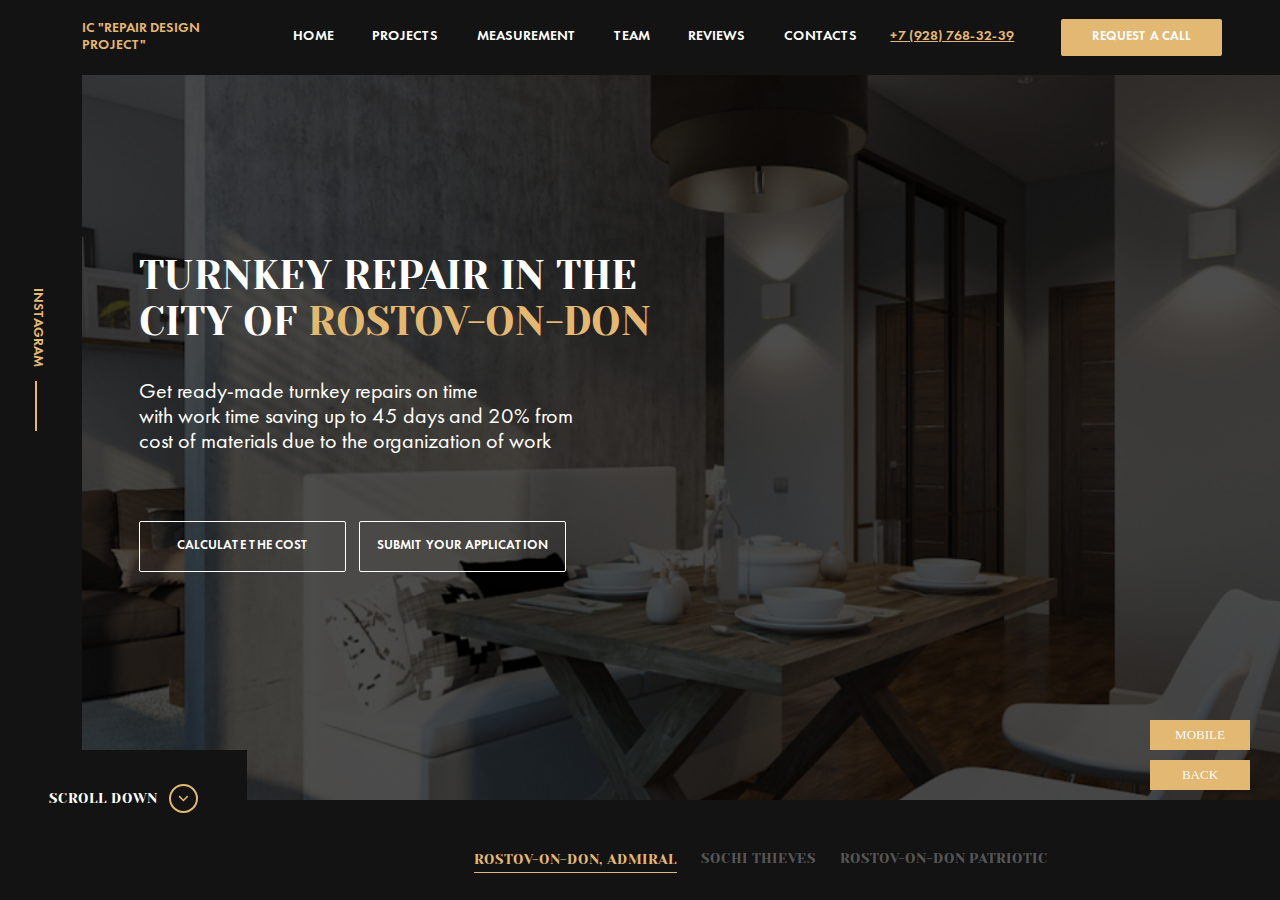
<file: assets/project/repaire/index.html>
<!DOCTYPE html>
<html lang="en">
<head>
    <meta charset="UTF-8">
    <link rel="stylesheet" href="./wrapStyle.css">
    <title>Portfolio</title>
</head>
<body>
<iframe src="./repair.html" class="frame"></iframe>
<div class="controls">
    <button class="controls--mobile">mobile</button>
    <button class="controls--back">back</button>
</div>
<script src="./script.js"></script>
</body>
</html>
</file>
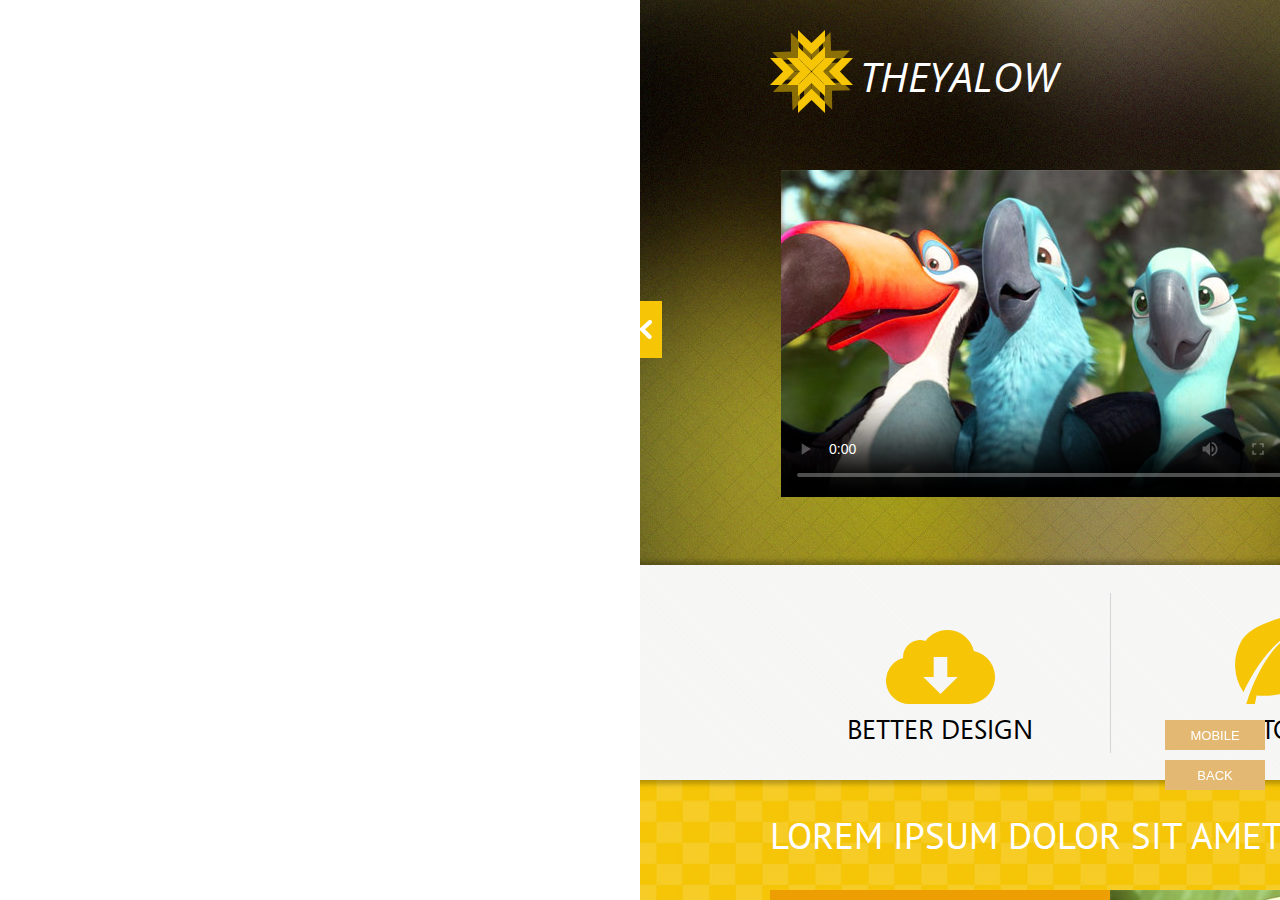
<file: assets/project/theAllow/index.html>
<!DOCTYPE html>
<html lang="en">
<head>
    <meta charset="UTF-8">
    <meta name="viewport" content="width=device-width; initial-scale=1.0; maximum-scale=1.0; minimum-scale=1.0;">
    <link rel="stylesheet" href="./wrapStyle.css">
    <title>Portfolio</title>
</head>
<body>
<div class="wrapper">
    <iframe src="./theallow.html" class="frame"></iframe>
    <div class="controls">
        <button class="controls--mobile">mobile</button>
        <button class="controls--back">back</button>
    </div>
</div>
<script src="./script.js"></script>
</body>
</html>
</file>
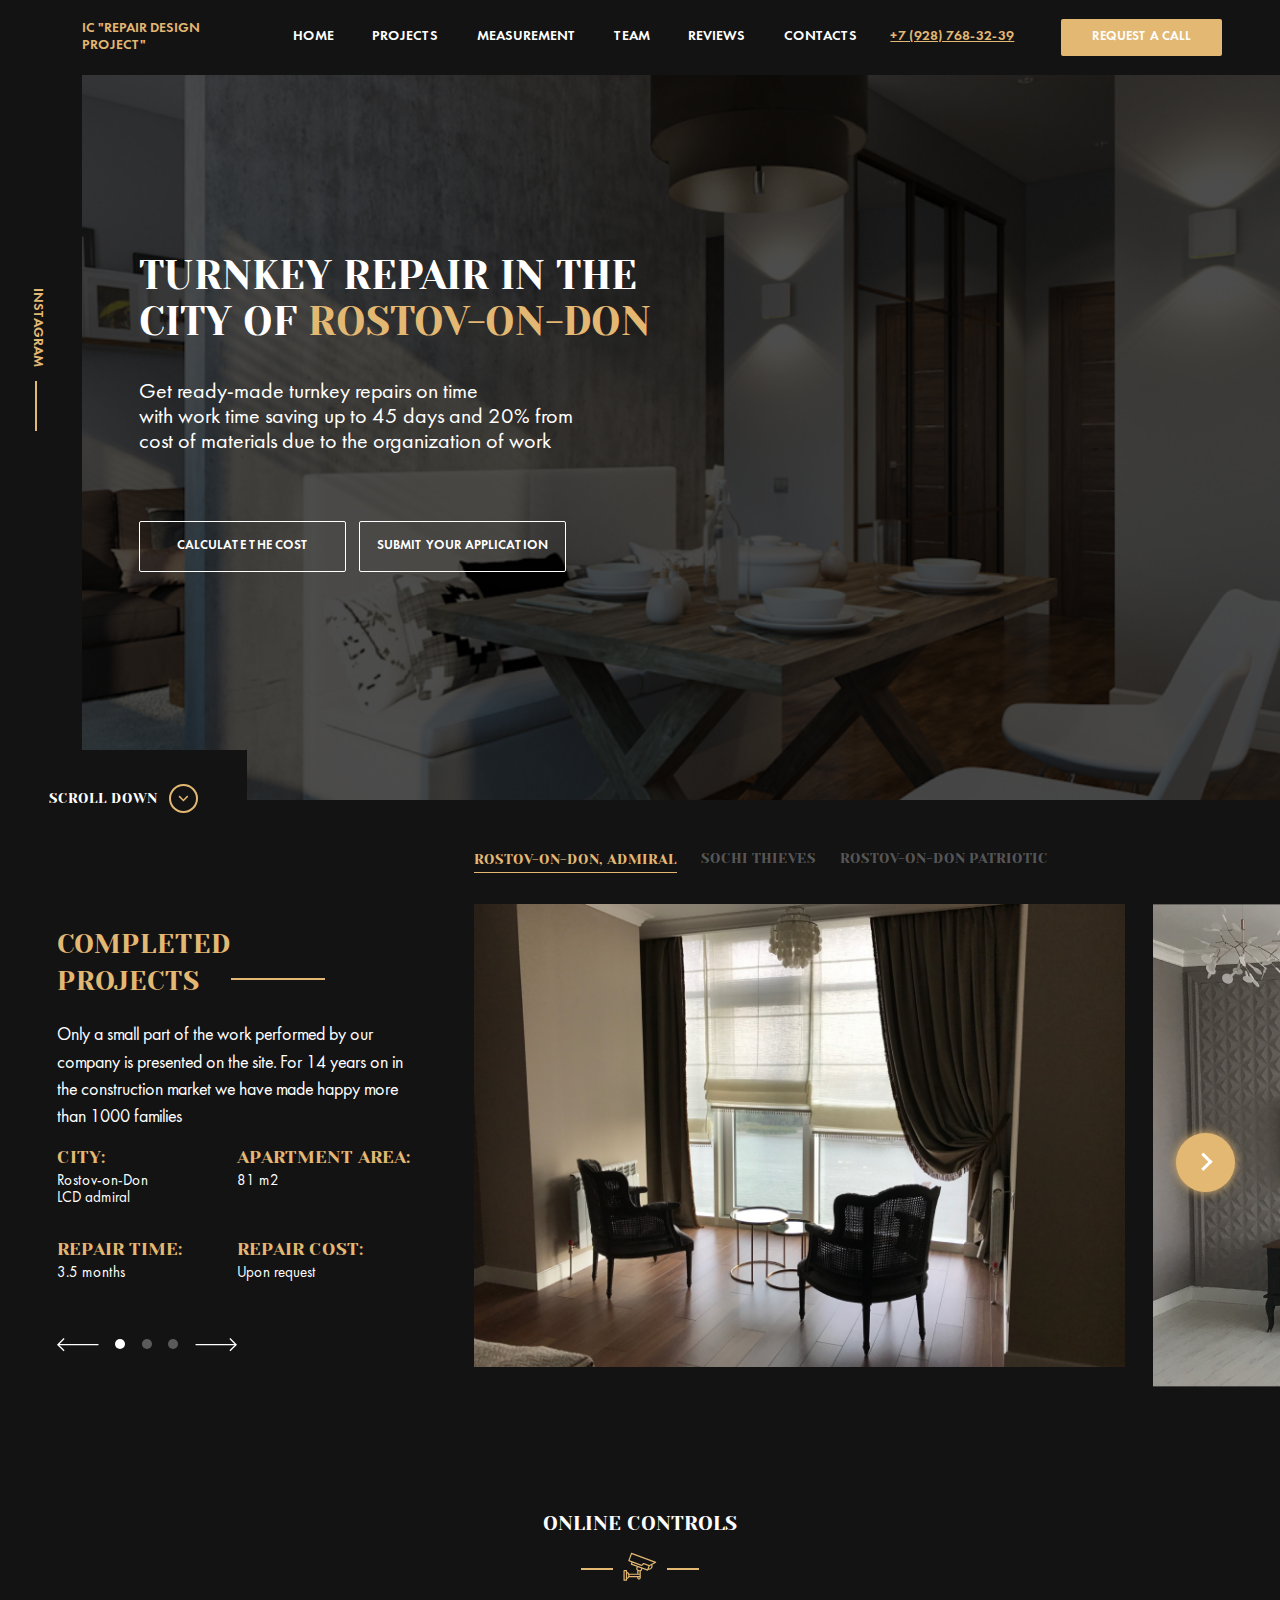
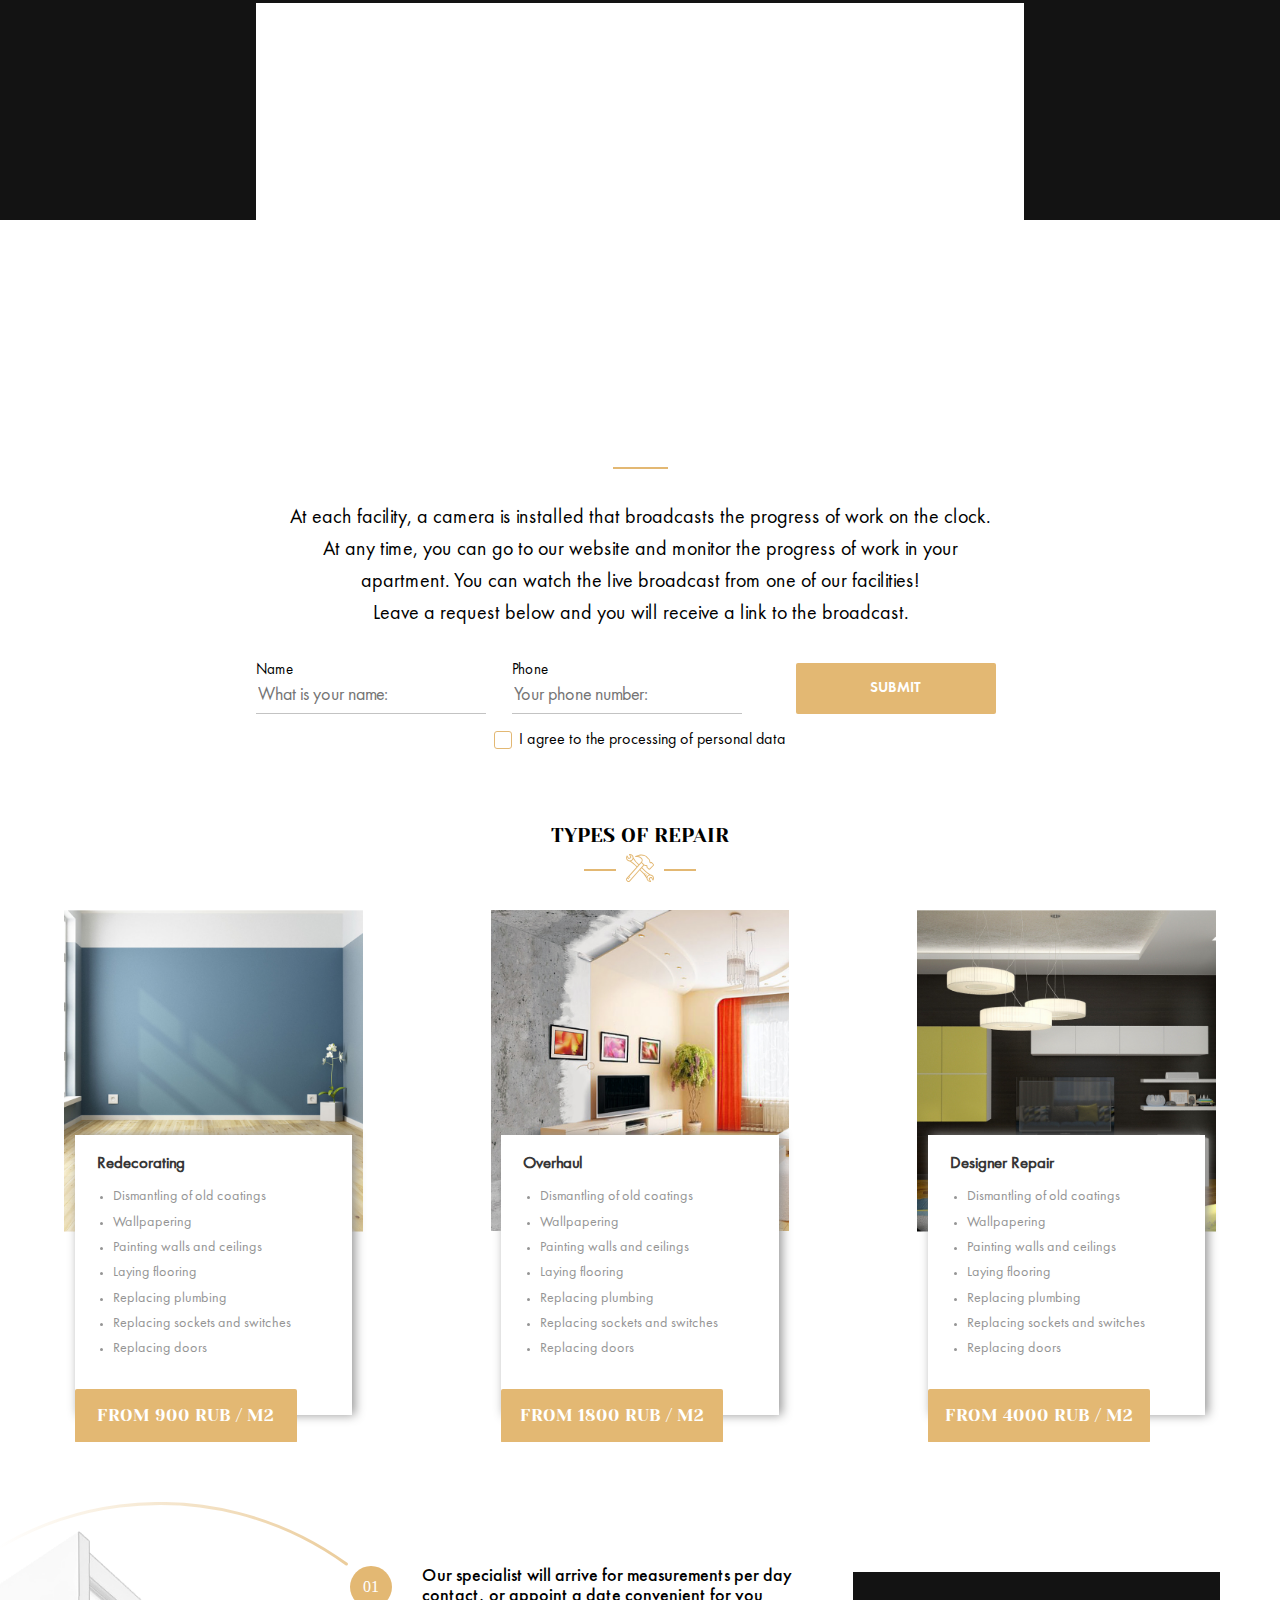
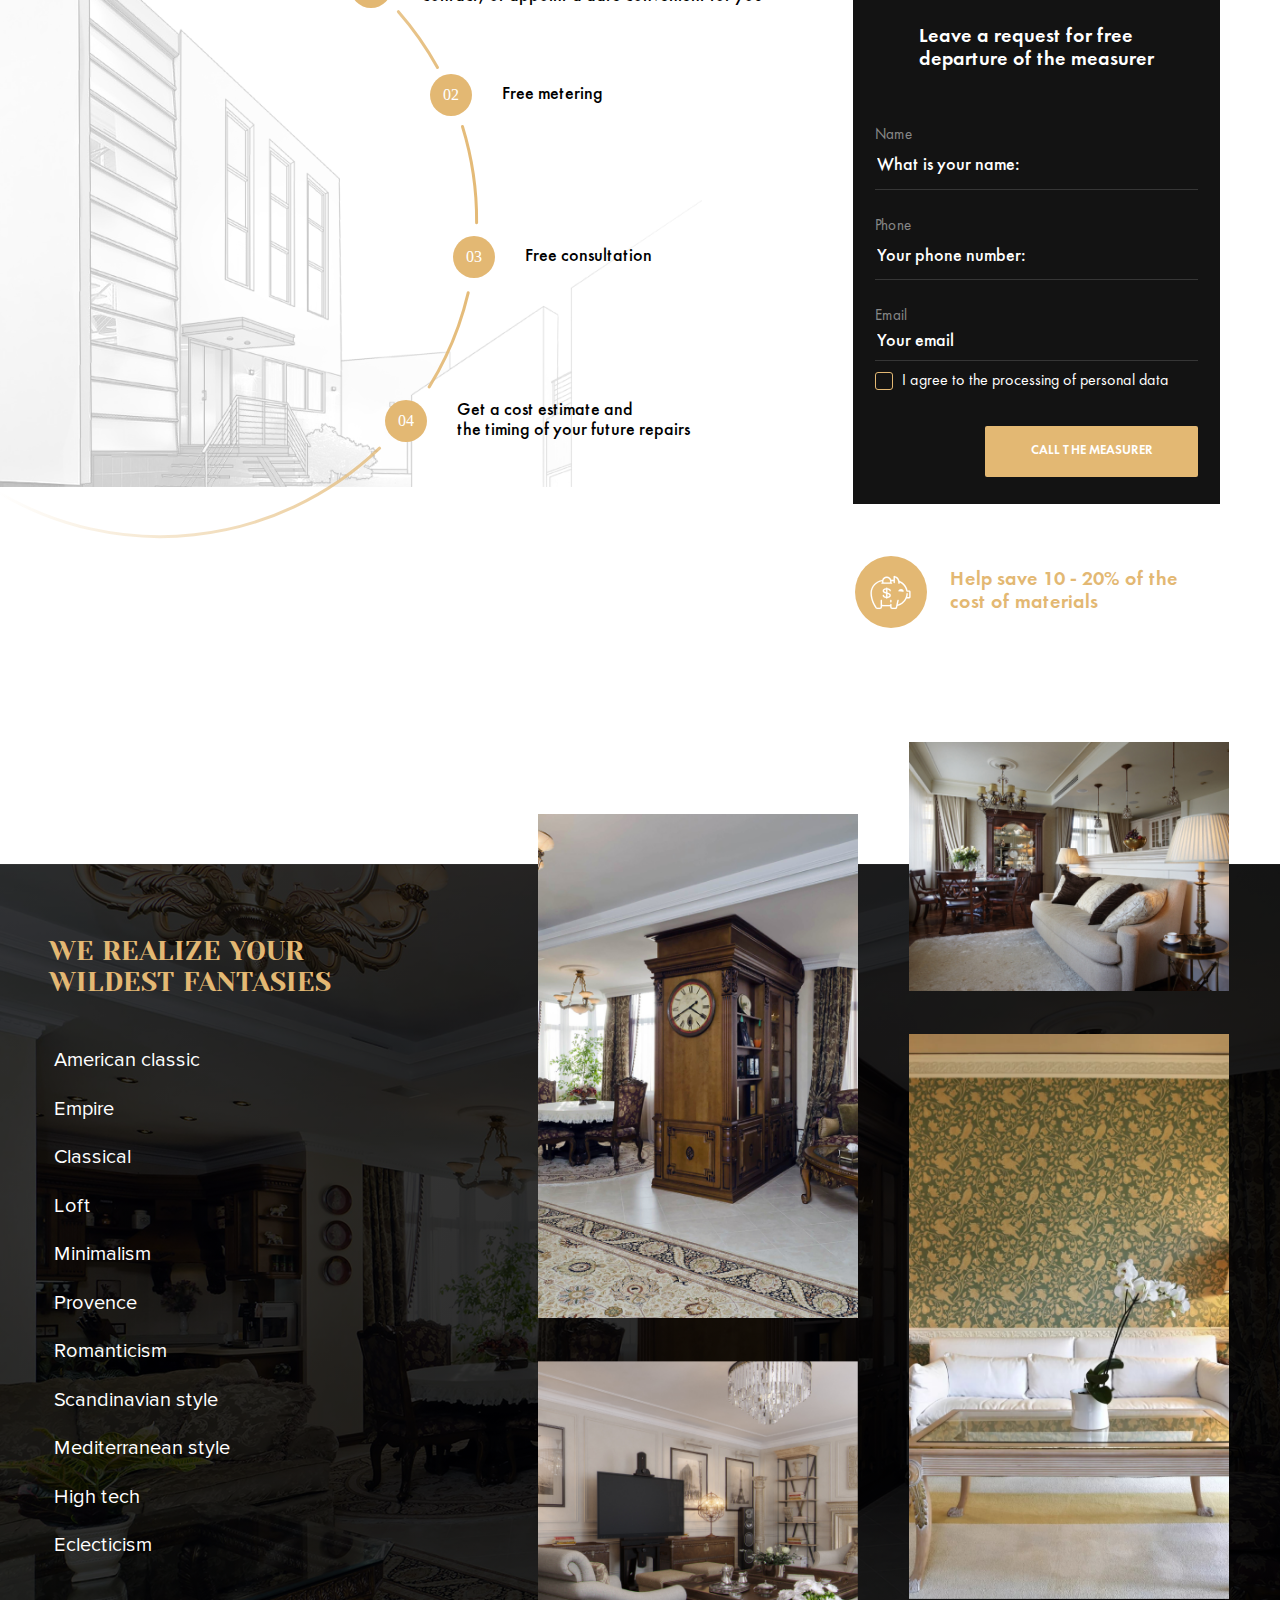
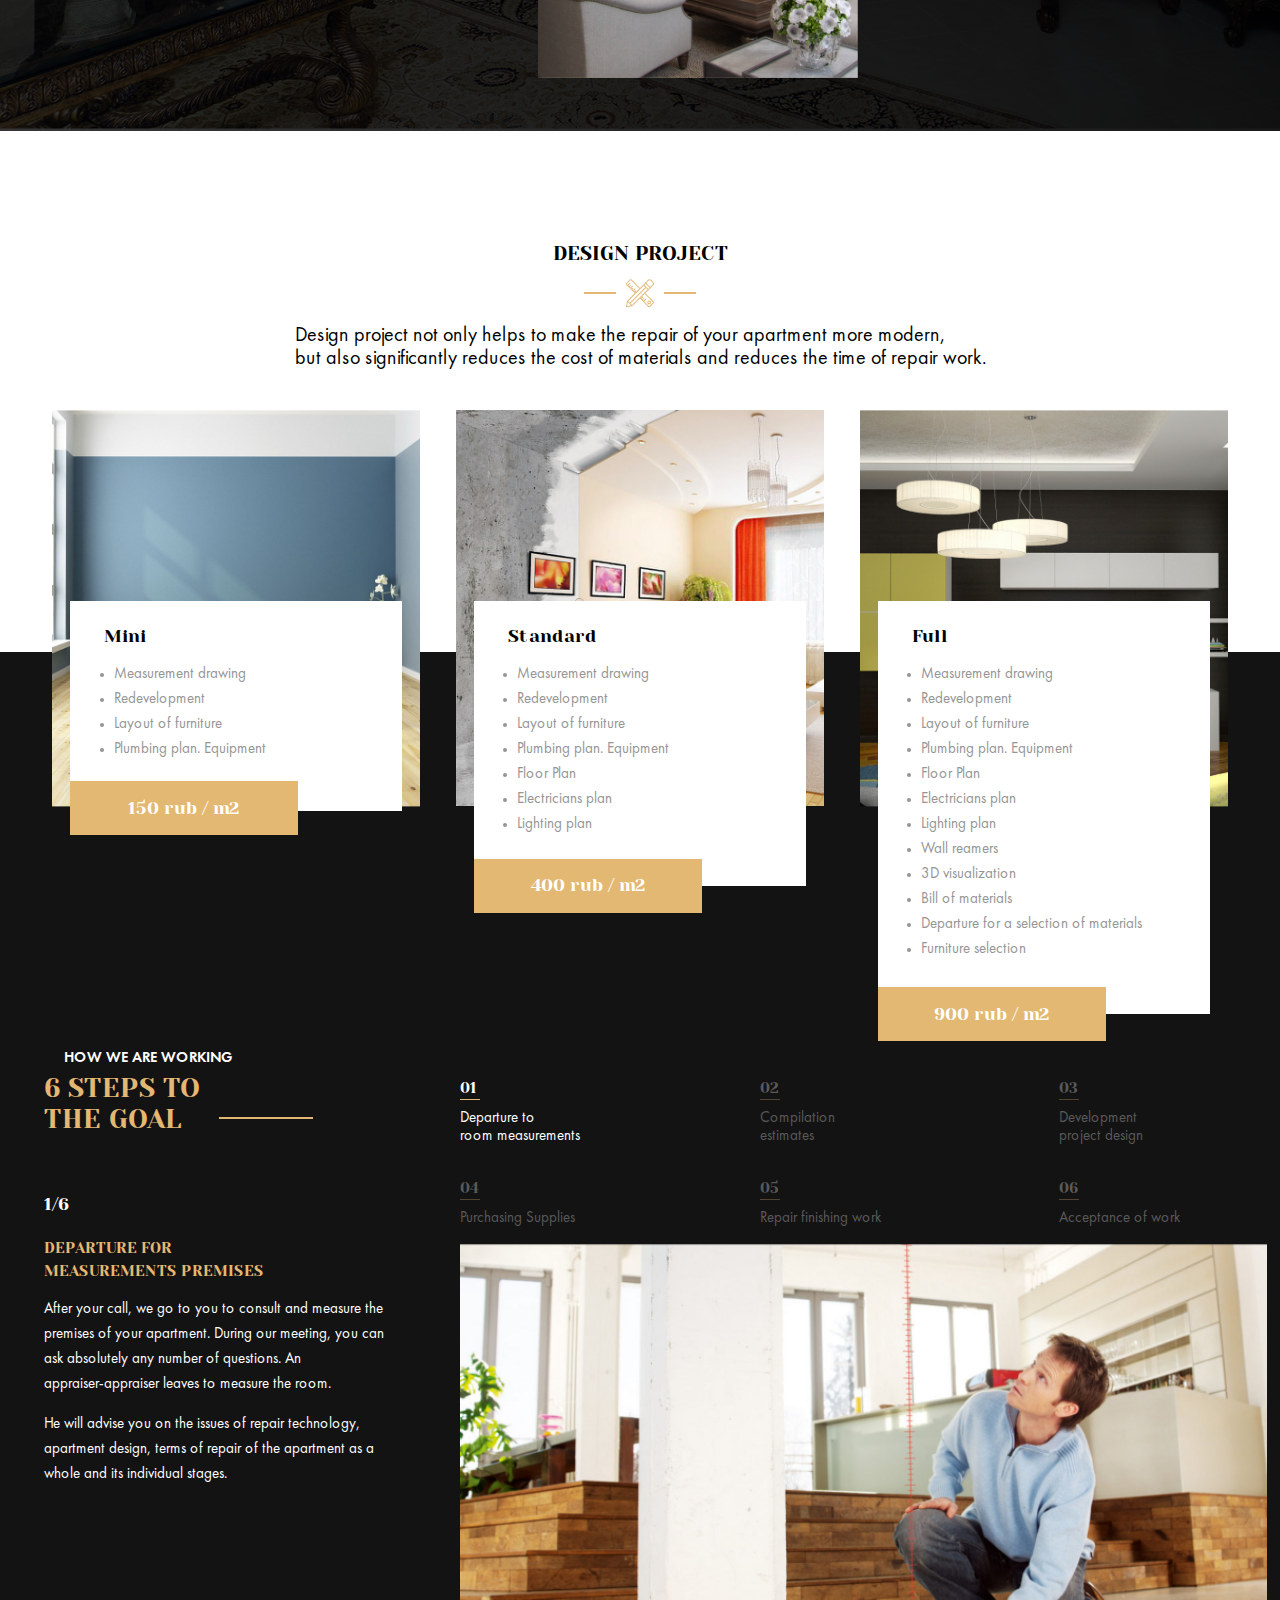
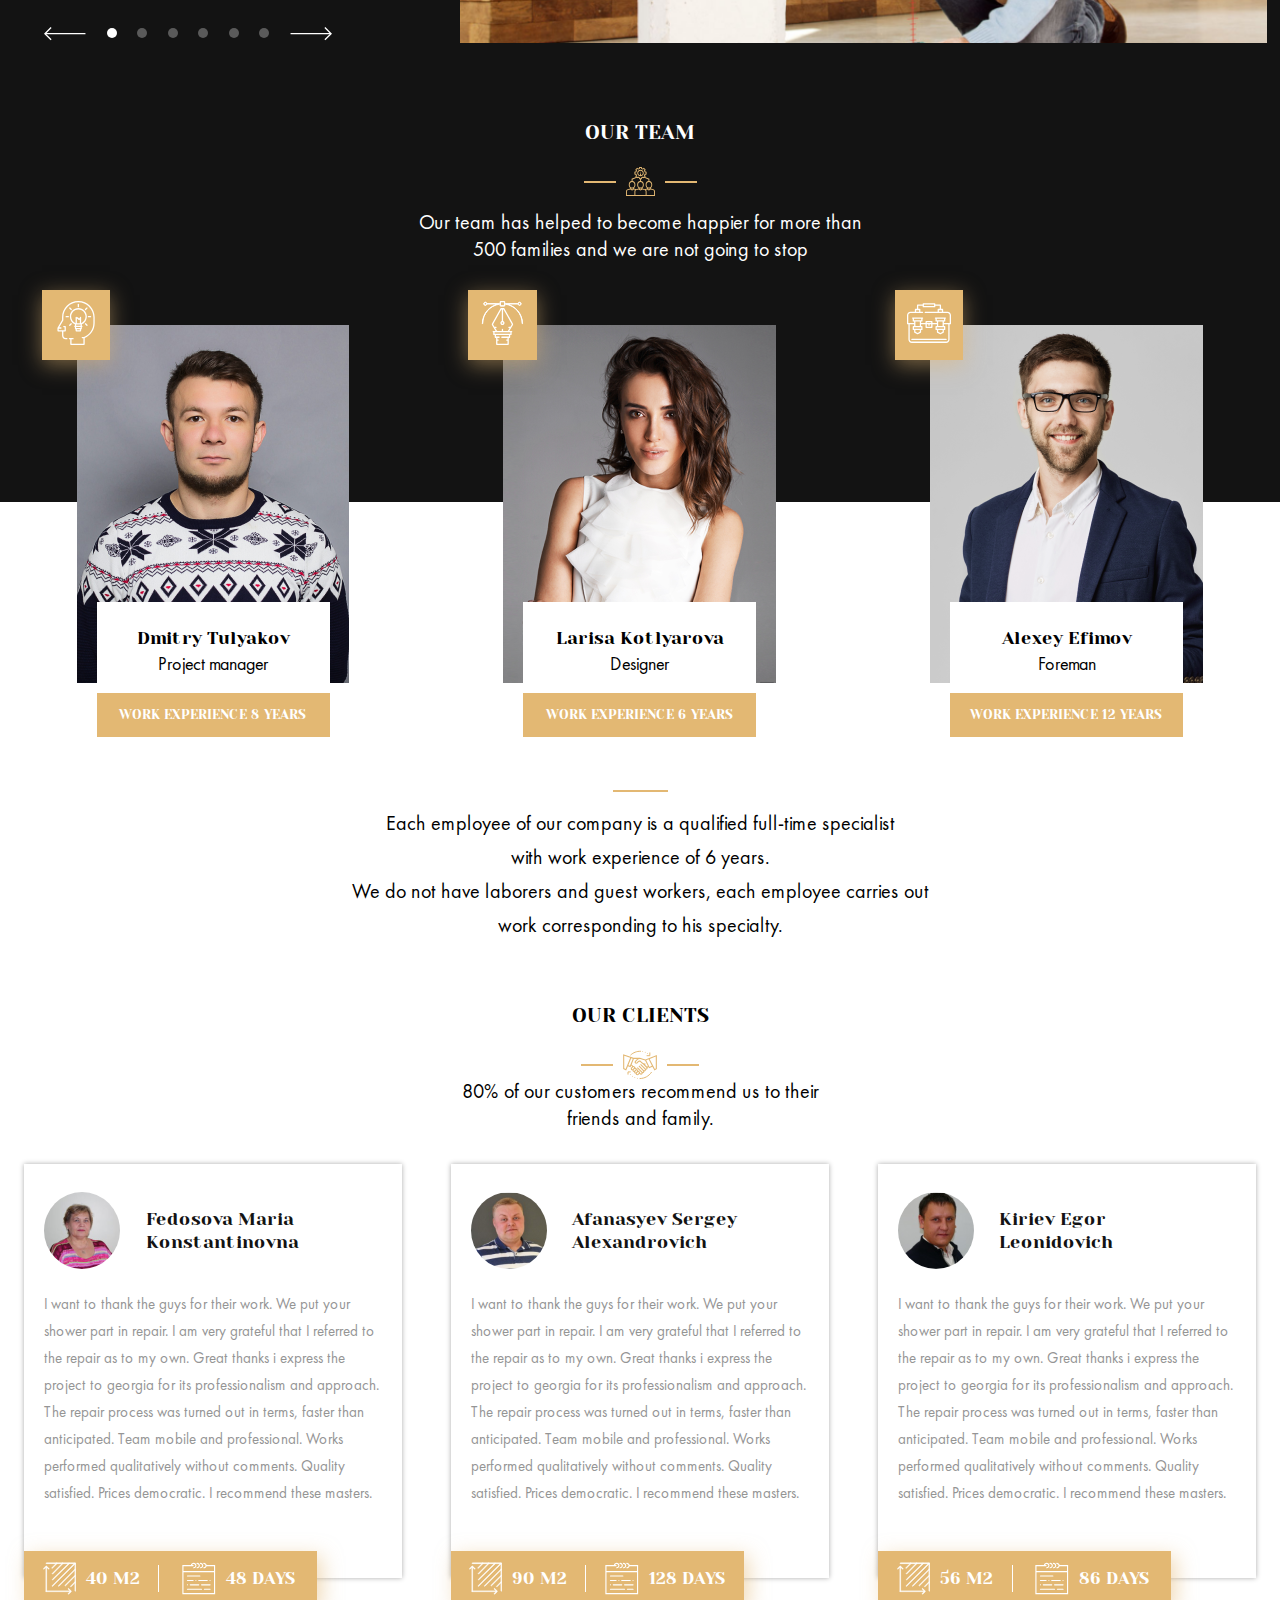
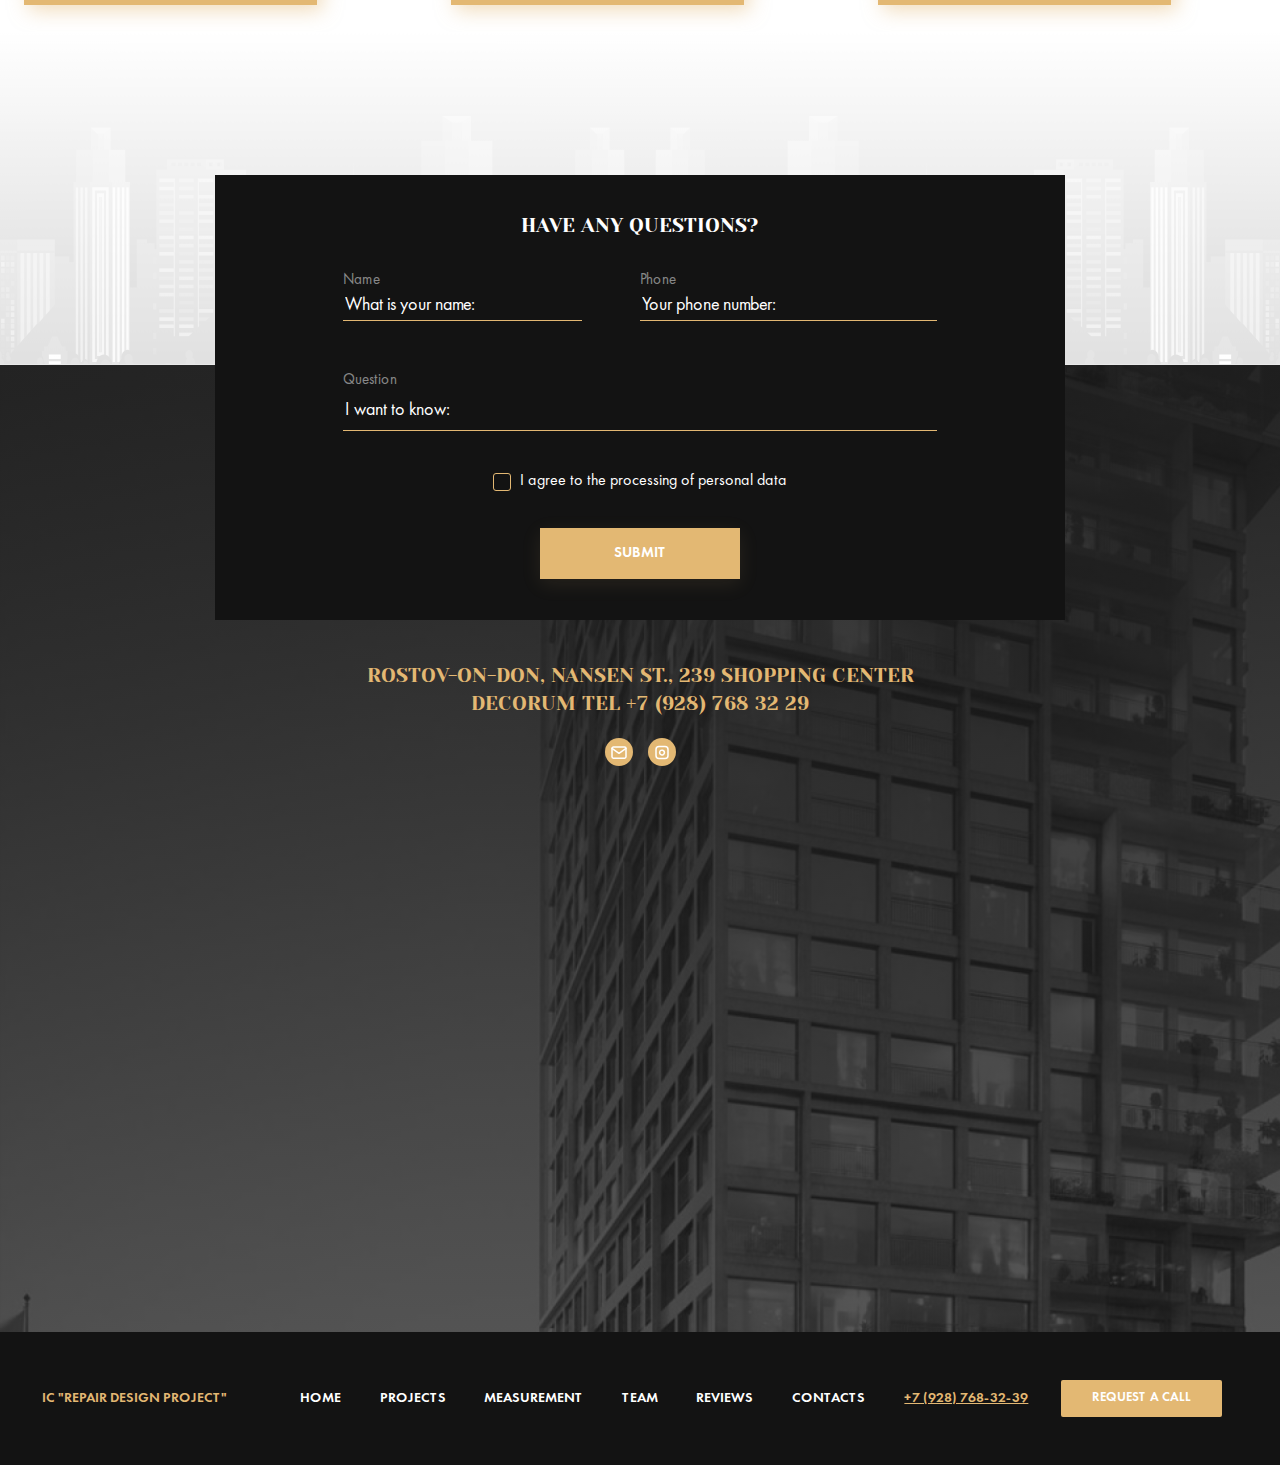
<file: assets/project/repaire/repair.html>
<!DOCTYPE html>
<html lang="en">
<head>
    <meta charset="UTF-8">
    <meta name="viewport" content="width=device-width, minimum-scale=1.0, maximum-scale=1.0"/>
    <title>Repair-design-project</title>
    <link rel="stylesheet" href="normalize.css">
    <link rel="stylesheet" href="style.css">
</head>
<body>
<!--<div class="wrapper">-->
<header class="header bar">
    <h1 class="bar--logo">IC "Repair Design Project"</h1>
    <nav class="bar--navigation">
        <ul class="navigation_list">
            <li class="navigation_list--item"><a href="#">HOME</a></li>
            <li class="navigation_list--item"><a href="#">PROJECTS</a></li>
            <li class="navigation_list--item"><a href="#">MEASUREMENT</a></li>
            <li class="navigation_list--item"><a href="#">TEAM</a></li>
            <li class="navigation_list--item"><a href="#">REVIEWS</a></li>
            <li class="navigation_list--item"><a href="#">CONTACTS</a></li>
        </ul>
    </nav>
    <a href="tel:+79287683239" class="bar--phone">+7 (928) 768-32-39</a>
    <button class="bar--button">Request a call</button>

    <div class="bar--instagram">
        <div class="special-wrapper">
            <div class="special-wrapper--instagram-word"><a href="https://www.instagram.com">instagram</a></div>
            <div class="special-wrapper--instagram-line"></div>
        </div>
    </div>
    <div class="header_bg">
        <div class="header_bg--shadow">
            <section class="header_presentation">
                <h2 class="header_presentation--h1">Turnkey Repair in the<br> city of <span
                        class="header_presentation--h1-accent">Rostov-on-Don</span></h2>
                <p class="header_presentation--text">Get ready-made turnkey repairs on time<br> with work time
                    saving up
                    to 45
                    days and 20% from<br> cost of materials due to the organization of work</p>
                <div class="header_presentation-inner">
                    <button class="header_presentation-inner--button-accent">CALCULATE THE COST</button>
                    <button class="header_presentation-inner--button">SUBMIT YOUR APPLICATION</button>
                </div>
            </section>
        </div>
    </div>
    <div class="scroll_down">
        <div class="scroll_down-text">Scroll down</div>
        <div class="scroll_down-icon_arrow"><img src="./assets/img/icon/arrow-down.svg" alt="scroll down"></div>
    </div>
</header>
<!--    <main class="grid">-->
<article class="completed_project">
    <div class="slider_header">
        <div class="slider_header--name_slide-accent">Rostov-on-Don, Admiral</div>
        <div class="slider_header--name_slide">Sochi Thieves</div>
        <div class="slider_header--name_slide">Rostov-on-Don Patriotic</div>
    </div>
    <div class="slider_main">
        <h2 class="slider_main--title">Completed<br> projects</h2>
        <div class="slider_main--lead">Only a small part of the work performed by our company is presented on
            the site. For 14 years on in
            the
            construction
            market we have made happy more than 1000 families
        </div>
        <div class="slider_main--mobile_slider">
            <div class="slider_main--mobile_slider-button_right"><i class="decoration_slider_arrow_right"></i>
            </div>
            <img src="./assets/img/slider-img-2.png" alt="perfect repair"
                 class="slider_main--mobile_slider-img">
            <div class="slider_main--mobile_slider-button_left"><i class="decoration_slider_arrow_left"></i>
            </div>
        </div>
        <dl class="project_details">
            <dd class="project_details--name">City:</dd>
            <dt class="project_details--value">Rostov-on-Don<br>
                LCD admiral
            </dt>
        </dl>
        <dl class="project_details">
            <dd class="project_details--name">apartment area:</dd>
            <dt class="project_details--value">81 m2</dt>
        </dl>
        <dl class="project_details">
            <dd class="project_details--name">Repair time:</dd>
            <dt class="project_details--value">3.5 months</dt>
        </dl>
        <dl class="project_details">
            <dd class="project_details--name">Repair Cost:</dd>
            <dt class="project_details--value">Upon request</dt>
        </dl>
        <div class="slider_main--button">
            <div class="slider_main--button-arrow_left"><img src="./assets/img/icon/arrow-slider-first.svg"
                                                             alt="arrow"></div>
            <div class="slider_main--button-active"></div>
            <div class="slider_main--button-deactivate"></div>
            <div class="slider_main--button-deactivate"></div>
            <div class="slider_main--button-arrow_right"><img src="./assets/img/icon/arrow-slider-first.svg"
                                                              alt="arrow"></div>
        </div>
    </div>
    <div class="slider_photo">
        <div class="slider_photo--button"><i class="slider_photo--button-arrow"></i></div>
        <picture class="slider_photo--position"><img src="./assets/img/slider-img-1.png" alt="design admiral"
                                                     class="slider_photo--position-first"
                                                     style="max-width:100%; height:auto;"></picture>
        <picture class="slider_photo--position"><img src="./assets/img/slider-img-2.png"
                                                     alt="design sochi thieves"
                                                     class="slider_photo--position-second"
                                                     style="max-width:100%; height:auto;"></picture>
    </div>
</article>
<article class="online_controls">
    <div class="online_controls--bg-left">
        <!--                <img src="./assets/img/icon/vector-city.svg" alt="city-background" width="100%">-->
    </div>
    <h2 class="online_controls--header">online controls</h2>
    <div class="online_controls--vector_icon">
        <div class="online_controls--vector_icon-line"></div>
        <div class="online_controls--vector_icon-img"><img src="./assets/img/icon/security-camera.svg"
                                                           alt="camera"></div>
        <div class="online_controls--vector_icon-line"></div>
    </div>
    <div class="online_controls--bg-right">
        <!--                <img src="./assets/img/icon/vector-city.svg" alt="city-background" width="100%">-->
    </div>
    <div class="online_controls--video">
        <iframe src="https://www.youtube.com/embed/6r8OTN28XTE"
                allow="accelerometer; encrypted-media; gyroscope; picture-in-picture" allowfullscreen
                class="online_controls--video-player"></iframe>
    </div>
    <div class="online_controls--line-long"></div>
    <div class="online_controls--text">At each facility, a camera is installed that broadcasts the progress
        of work on the clock.<br> At any time, you can go to our website and monitor the progress of work in
        your<br>
        apartment. You can watch the live broadcast from one of our facilities!<br>
        Leave a request below and you will receive a link to the broadcast.
    </div>
    <section class="online_controls--form">
        <form class="feedback">
            <label for="name" class="feedback--label_name">Name</label>
            <input type="text" name="name" id="name" class="feedback--name" placeholder="What is your name:"
                   required>
            <label for="phone" class="feedback--label_phone">Phone</label>
            <input type="tel" name="phone" id="phone" class="feedback--phone"
                   pattern="[0-9]{5}-[0-9]{3}-[0-9]{2}-[0-9]{2}" required placeholder="Your phone number: ">
            <button class="feedback--button">Submit</button>
            <div class="feedback--pers_date_agree">
                <input type="checkbox" name="pers_date_agree" id="cbx" class="feedback--pers_date_agree-hidden"
                       required>
                <label for="cbx" class="feedback--pers_date_agree-checkbox"></label>
                <label for="cbx" class="feedback--pers_date_agree-label">I
                    agree to the processing of personal data</label>
            </div>
        </form>
    </section>
</article>
<article class="types_repair">
    <h2 class="types_repair--title">types of repair</h2>
    <div class="types_repair--vector_icon">
        <div class="types_repair--vector_icon-line"></div>
        <div class="types_repair--vector_icon-img"><img src="./assets/img/icon/key-hammer.svg" alt=""></div>
        <div class="types_repair--vector_icon-line"></div>
    </div>
    <div class="types_repair_price">
        <div class="types_repair_price--block">
            <img src="./assets/img/design-project-1.png" alt="foto repair"
                 class="types_repair_price--block-img">
            <div class="types_repair_price--block-list list_specification">
                <h3 class="list_specification--title">Redecorating</h3>
                <ul class="list_specification--list ">
                    <li class="list_specification--list-elem">Dismantling of old coatings</li>
                    <li class="list_specification--list-elem">Wallpapering</li>
                    <li class="list_specification--list-elem">Painting walls and ceilings</li>
                    <li class="list_specification--list-elem">Laying flooring</li>
                    <li class="list_specification--list-elem">Replacing plumbing</li>
                    <li class="list_specification--list-elem">Replacing sockets and switches</li>
                    <li class="list_specification--list-elem">Replacing doors</li>
                </ul>
                <button class="list_specification--button">from 900 rub / m2</button>
            </div>

        </div>
        <div class="types_repair_price--block"><img src="./assets/img/design-project-2.png" alt="foto repair"
                                                    class="types_repair_price--block-img">
            <div class="types_repair_price--block-list list_specification">
                <h3 class="list_specification--title">Overhaul</h3>
                <ul class="list_specification--list ">
                    <li class="list_specification--list-elem">Dismantling of old coatings</li>
                    <li class="list_specification--list-elem">Wallpapering</li>
                    <li class="list_specification--list-elem">Painting walls and ceilings</li>
                    <li class="list_specification--list-elem">Laying flooring</li>
                    <li class="list_specification--list-elem">Replacing plumbing</li>
                    <li class="list_specification--list-elem">Replacing sockets and switches</li>
                    <li class="list_specification--list-elem">Replacing doors</li>
                </ul>
                <button class="list_specification--button">from 1800 rub / m2</button>
            </div>

        </div>
        <div class="types_repair_price--block"><img src="./assets/img/design-project-3.png" alt="foto repair"
                                                    class="types_repair_price--block-img">
            <div class="types_repair_price--block-list list_specification">
                <h3 class="list_specification--title">Designer Repair</h3>
                <ul class="list_specification--list">
                    <li class="list_specification--list-elem">Dismantling of old coatings</li>
                    <li class="list_specification--list-elem">Wallpapering</li>
                    <li class="list_specification--list-elem">Painting walls and ceilings</li>
                    <li class="list_specification--list-elem">Laying flooring</li>
                    <li class="list_specification--list-elem">Replacing plumbing</li>
                    <li class="list_specification--list-elem">Replacing sockets and switches</li>
                    <li class="list_specification--list-elem">Replacing doors</li>
                </ul>
                <button class="list_specification--button">from 4000 rub / m2</button>
            </div>

        </div>
    </div>
</article>
<article class="leave_request_form">
    <section class="decoration_circle">
        <div class="decoration_circle--big_circle">
            <img src="./assets/img/icon/big_circle.svg" alt="big circle">
        </div>
        <div class="decoration_circle--bg"></div>
        <div class="decoration_circle--little_circle-one decoration_list">
            <span class="decoration_list--number">01</span><span class="decoration_list--text">Our specialist will arrive for measurements per day<br>
contact, or appoint a date convenient for you</span>
        </div>
        <div class="decoration_circle--little_circle-two decoration_list">
            <span class="decoration_list--number">02</span><span
                class="decoration_list--text">Free metering</span>
        </div>
        <div class="decoration_circle--little_circle-three decoration_list">
            <span class="decoration_list--number">03</span><span
                class="decoration_list--text">Free consultation</span>
        </div>
        <div class="decoration_circle--little_circle-four decoration_list">
            <span class="decoration_list--number">04</span><span
                class="decoration_list--text">Get a cost estimate and<br>
the timing of your future repairs</span>
        </div>

    </section>
    <section class="callback_form_wrapper">
        <form class="callback_form">
            <h3 class="callback_form--lending">Leave a request for free<br>
                departure of the measurer</h3>
            <label for="name_call" class="callback_form--label_name">Name</label>
            <input type="text" id="name_call" placeholder="What is your name:"
                   class="callback_form--input_name" required>
            <label for="phone_call" class="callback_form--label_phone">Phone</label>
            <input type="tel" placeholder="Your phone number:" id="phone_call"
                   class="callback_form--input_phone" required>
            <label for="email_call" class="callback_form--label_email">Email</label>
            <input type="email" id="email_call" placeholder="Your email" class="callback_form--input_email" required>
            <div class="callback_form--wrapper callback_checkbox">
                <input type="checkbox" name="check_call" id="check_call" class="callback_checkbox--hidden" required>
                <label for="check_call" class="callback_checkbox--checkbox"></label>
                <label for="check_call" class="callback_checkbox--label">I agree to the processing of
                    personal
                    data</label>
            </div>
            <button class="callback_form--button">Call the measurer</button>
        </form>
        <div class="callback_form_promo">
            <div class="callback_form_promo--img"><img src="./assets/img/icon/piggy-bank.svg"
                                                       alt="funny piggy bank"></div>
            <div class="callback_form_promo--text">Help save 10 - 20% of the<br>
                cost of materials
            </div>
        </div>
    </section>
</article>
<article class="fantasies">
    <div class="fantasies--bg">
        <!--                <div class="fantasies&#45;&#45;bg-shadow"></div>-->
    </div>
    <div class="fantasies--wrapper">
        <div class="fantasies--list">
            <h2 class="fantasies--list-title">We realize your<br>
                wildest fantasies</h2>
            <div class="fantasies--mobile_slider">
                <div class="fantasies--mobile_slider-button_right"><i
                        class="decoration_slider_arrow_right"></i></div>
                <img src="./assets/img/fantasies-bg.png" alt="perfect repair"
                     class="slider_main--mobile_slider-img">
                <div class="fantasies--mobile_slider-button_left"><i class="decoration_slider_arrow_left"></i>
                </div>
            </div>
            <ul class="fantasies_list">
                <li class="fantasies_list--li"><a href="#" class="fantasies_list--li-a">American classic</a>
                </li>
                <li class="fantasies_list--li"><a href="#" class="fantasies_list--li-a">Empire</a></li>
                <li class="fantasies_list--li"><a href="#" class="fantasies_list--li-a">Classical</a></li>
                <li class="fantasies_list--li"><a href="#" class="fantasies_list--li-a">Loft</a></li>
                <li class="fantasies_list--li"><a href="#" class="fantasies_list--li-a">Minimalism</a></li>
                <li class="fantasies_list--li"><a href="#" class="fantasies_list--li-a">Provence</a></li>
                <li class="fantasies_list--li"><a href="#" class="fantasies_list--li-a">Romanticism</a></li>
                <li class="fantasies_list--li"><a href="#" class="fantasies_list--li-a">Scandinavian style</a>
                </li>
                <li class="fantasies_list--li"><a href="#" class="fantasies_list--li-a">Mediterranean style</a>
                </li>
                <li class="fantasies_list--li"><a href="#" class="fantasies_list--li-a">High tech</a></li>
                <li class="fantasies_list--li"><a href="#" class="fantasies_list--li-a">Eclecticism</a></li>
            </ul>
        </div>
        <div class="fantasies--img">
            <img src="./assets/img/fantasies-1.png" alt="bla" class="fantasies--img-first">
            <img src="./assets/img/fantasies-3.png" alt="bla" class="fantasies--img-third">
        </div>
        <div class="fantasies--img">
            <img src="./assets/img/fantasies-2.png" alt="bla" class="fantasies--img-second">
            <img src="./assets/img/fantasies-5.png" alt="bla" class="fantasies--img-fourth">
        </div>
    </div>


</article>
<article class="design_project">
    <h3 class="design_project--title">design project</h3>
    <div class="design_project--vector_icon">
        <div class="design_project--vector_icon-line"></div>
        <img src="./assets/img/icon/pencil-ruler.svg" alt="pencil and ruler">
        <div class="design_project--vector_icon-line"></div>
    </div>
    <div class="design_project--text">
        Design project not only helps to make the repair of your apartment more modern,<br>
        but also significantly reduces the cost of materials and reduces the time of repair work.
    </div>
    <div class="design_project--price">
        <div class="design_block">
            <img src="./assets/img/design-project-1.png" alt="design project">
            <div class="design_block--inner design_block_scrim design_block_scrim_height-one">
                <h4 class="design_block_scrim--title">Mini</h4>
                <ul class="design_block_scrim--list">
                    <li class="design_block_scrim--list-elem">Measurement drawing</li>
                    <li class="design_block_scrim--list-elem">Redevelopment</li>
                    <li class="design_block_scrim--list-elem">Layout of furniture</li>
                    <li class="design_block_scrim--list-elem">Plumbing plan. Equipment</li>
                </ul>
                <button class="design_block_scrim--button align_button-one">150 rub / m2</button>
            </div>

        </div>
        <div class="design_block">
            <img src="./assets/img/design-project-2.png" alt="design project">
            <div class="design_block--inner design_block_scrim design_block_scrim_height-two">
                <h4 class="design_block_scrim--title">Standard</h4>
                <ul class="design_block_scrim--list">
                    <li class="design_block_scrim--list-elem">Measurement drawing</li>
                    <li class="design_block_scrim--list-elem">Redevelopment</li>
                    <li class="design_block_scrim--list-elem">Layout of furniture</li>
                    <li class="design_block_scrim--list-elem">Plumbing plan. Equipment</li>
                    <li class="design_block_scrim--list-elem">Floor Plan</li>
                    <li class="design_block_scrim--list-elem">Electricians plan</li>
                    <li class="design_block_scrim--list-elem">Lighting plan</li>
                </ul>
                <button class="design_block_scrim--button align_button-two">400 rub / m2</button>
            </div>
        </div>
        <div class="design_block"><img src="./assets/img/design-project-3.png" alt="design project">
            <div class="design_block--inner design_block_scrim design_block_scrim_height-three">
                <h4 class="design_block_scrim--title">Full</h4>
                <ul class="design_block_scrim--list">
                    <li class="design_block_scrim--list-elem">Measurement drawing</li>
                    <li class="design_block_scrim--list-elem">Redevelopment</li>
                    <li class="design_block_scrim--list-elem">Layout of furniture</li>
                    <li class="design_block_scrim--list-elem">Plumbing plan. Equipment</li>
                    <li class="design_block_scrim--list-elem">Floor Plan</li>
                    <li class="design_block_scrim--list-elem">Electricians plan</li>
                    <li class="design_block_scrim--list-elem">Lighting plan</li>
                    <li class="design_block_scrim--list-elem">Wall reamers</li>
                    <li class="design_block_scrim--list-elem">3D visualization</li>
                    <li class="design_block_scrim--list-elem">Bill of materials</li>
                    <li class="design_block_scrim--list-elem">Departure for a selection of materials</li>
                    <li class="design_block_scrim--list-elem">Furniture selection</li>
                </ul>
                <button class="design_block_scrim--button align_button-three">900 rub / m2</button>
            </div>
        </div>
    </div>
    <div class="six_step">How we are working</div>
</article>
<article class="steps_slider">
    <div class="steps_slider--left">
        <h3 class="steps_slider--left-title">
            6 steps to <br>
            the goal
        </h3>
        <div class="steps_slider--left-text change_content">
            <div class="change_content--num">1/6</div>
            <h4 class="change_content--title">Departure for <br>
                measurements premises</h4>
            <div class="change_content--text">
                <p class="change_content--text-p">After your call, we go to you to consult and measure the <br>
                    premises of your apartment. During our meeting, you can <br> ask absolutely any number of
                    questions. An <br> appraiser-appraiser leaves to measure the room.
                <p class="change_content--text-p"> He will advise you on the issues of repair technology, <br>
                    apartment design, terms of repair of the apartment as a <br> whole and its individual
                    stages.</p>
            </div>
            <div class="change_content--nav">
                <div class="change_content--nav-arrow_left"><img src="./assets/img/icon/arrow-slider-first.svg"
                                                                 alt="arrow left"></div>
                <div class="change_content--nav-active"></div>
                <div class="change_content--nav-inactive"></div>
                <div class="change_content--nav-inactive"></div>
                <div class="change_content--nav-inactive"></div>
                <div class="change_content--nav-inactive"></div>
                <div class="change_content--nav-inactive"></div>
                <div class="change_content--nav-arrow_right"><img src="./assets/img/icon/arrow-slider-first.svg"
                                                                  alt="arrow right"></div>
            </div>
        </div>
    </div>
    <div class="steps_slider--right">
        <dl class="six_step_nav">
            <dd class="six_step_nav--dd-active">01</dd>
            <dt class="six_step_nav--dt-active">Departure to <br>
                room measurements
            </dt>
        </dl>
        <dl class="six_step_nav">
            <dd class="six_step_nav--dd">02</dd>
            <dt class="six_step_nav--dt">Compilation <br>
                estimates
            </dt>
        </dl>
        <dl class="six_step_nav">
            <dd class="six_step_nav--dd">03</dd>
            <dt class="six_step_nav--dt">Development <br>
                project design
            </dt>
        </dl>
        <dl class="six_step_nav">
            <dd class="six_step_nav--dd">04</dd>
            <dt class="six_step_nav--dt">Purchasing Supplies</dt>
        </dl>
        <dl class="six_step_nav">
            <dd class="six_step_nav--dd">05</dd>
            <dt class="six_step_nav--dt">Repair finishing work</dt>
        </dl>
        <dl class="six_step_nav">
            <dd class="six_step_nav--dd">06</dd>
            <dt class="six_step_nav--dt">Acceptance of work</dt>
        </dl>
        <img src="./assets/img/slider-6-steps.png" alt="men doing measuring" class="steps_slider--right-img">
    </div>
</article>
<article class="our_team">
    <h3 class="our_team--title">our team</h3>
    <div class="our_team--vector_icon">
        <div class="our_team--vector_icon-line"></div>
        <img src="./assets/img/icon/our-team-logo.svg" alt="pencil and ruler">
        <div class="our_team--vector_icon-line"></div>
    </div>
    <div class="our_team--text">
        Our team has helped to become happier for more than <br>
        500 families and we are not going to stop
    </div>
    <div class="our_team--foto_block">
        <div class="worker_card">
            <div class="worker_card--one"><img src="./assets/img/our-team-1.png" alt="pretty men"
                                               class="worker_card--one"></div>
            <div class="worker_card--scrim">
                <h4 class="worker_card--scrim-title">Dmitry Tulyakov</h4>
                <div class="worker_card--scrim-text">Project manager</div>
                <div class="worker_card--scrim-button">Work experience 8 years</div>
            </div>
        </div>
        <div class="worker_card">
            <div class="worker_card--two"><img src="./assets/img/our-team-2.png" alt="pretty women"
                                               class="worker_card--two"></div>
            <div class="worker_card--scrim">
                <h4 class="worker_card--scrim-title">Larisa Kotlyarova</h4>
                <div class="worker_card--scrim-text">Designer</div>
                <div class="worker_card--scrim-button">Work experience 6 years</div>
            </div>
        </div>
        <div class="worker_card">
            <div class="worker_card--tree">
                <img src="./assets/img/our-team-3.png" alt="smile men">
            </div>
            <div class="worker_card--scrim">
                <h4 class="worker_card--scrim-title">Alexey Efimov</h4>
                <div class="worker_card--scrim-text">Foreman</div>
                <div class="worker_card--scrim-button">Work experience 12 years</div>
            </div>
        </div>
    </div>
    <div class="our_team--line"></div>
    <div class="our_team--lead_text">Each employee of our company is a qualified full-time specialist
        <br>
        with work experience of 6 years. <br>
        We do not have laborers and guest workers, each employee carries out <br>work corresponding to his
        specialty.
    </div>
</article>
<article class="our_clients">
    <h3 class="our_clients--title">our clients</h3>
    <div class="our_clients--vector_icon">
        <div class="our_clients--vector_icon-line"></div>
        <img src="./assets/img/icon/our-client.svg" alt="pencil and ruler">
        <div class="our_clients--vector_icon-line"></div>
    </div>
    <div class="our_clients--text">80% of our customers recommend us to their <br>
        friends and family.
    </div>
    <section class="our_clients--reviews">
        <div class="reviews"><img src="./assets/img/our-clients-1.png" alt="clients woman" class="reviews--img">
            <h4 class="reviews--title">Fedosova Maria <br>
                Konstantinovna</h4>
            <p class="reviews--text">I want to thank the guys for their work. We put your shower part in repair.
                I am very grateful that I referred to the repair as to my own. Great thanks i express the
                project to georgia for its professionalism and approach. <br>
                The repair process was turned out in terms, faster than anticipated. Team mobile and
                professional. Works performed qualitatively without comments. Quality satisfied. Prices
                democratic. I recommend these masters.
            </p>
            <div class="reviews--block">
                <div class="reviews--block-place"><img src="./assets/img/icon/graph-place.svg"
                                                       alt="diagram field">40 m2
                </div>
                <div class="reviews--block-days"><img src="./assets/img/icon/calendar.svg" alt="calendar">48
                    DAYS
                </div>
            </div>
        </div>
        <div class="reviews"><img src="./assets/img/our-clients-2.png" alt="client man" class="reviews--img">
            <h4 class="reviews--title">Afanasyev Sergey <br> Alexandrovich </h4>
            <p class="reviews--text">I want to thank the guys for their work. We put your shower part in repair.
                I am very grateful that I referred to the repair as to my own. Great thanks i express the
                project to georgia for its professionalism and approach. <br>
                The repair process was turned out in terms, faster than anticipated. Team mobile and
                professional. Works performed qualitatively without comments. Quality satisfied. Prices
                democratic. I recommend these masters.
            </p>
            <div class="reviews--block">
                <div class="reviews--block-place"><img src="./assets/img/icon/graph-place.svg"
                                                       alt="diagram field">90 м2
                </div>
                <div class="reviews--block-days"><img src="./assets/img/icon/calendar.svg" alt="calendar">128
                    DAYS
                </div>
            </div>
        </div>
        <div class="reviews"><img src="./assets/img/our-clients-3.png" alt="client man" class="reviews--img">
            <h4 class="reviews--title">Kiriev Egor <br> Leonidovich</h4>
            <p class="reviews--text">I want to thank the guys for their work. We put your shower part in repair.
                I am very grateful that I referred to the repair as to my own. Great thanks i express the
                project to georgia for its professionalism and approach. <br>
                The repair process was turned out in terms, faster than anticipated. Team mobile and
                professional. Works performed qualitatively without comments. Quality satisfied. Prices
                democratic. I recommend these masters.
            </p>
            <div class="reviews--block">
                <div class="reviews--block-place"><img src="./assets/img/icon/graph-place.svg"
                                                       alt="diagram field">56 м2
                </div>
                <div class="reviews--block-days"><img src="./assets/img/icon/calendar.svg" alt="calendar">86
                    DAYS
                </div>
            </div>
        </div>
    </section>
</article>
<article class="question_form_map">
    <form class="question_form_map--form question_form">
        <h5 class="question_form--title">have any questions?</h5>
        <label for="name_question" class="question_form--name_label">Name</label>
        <input type="text" id="name_question" placeholder="What is your name:" class="question_form--name">
        <label for="phone_question" class="question_form--phone_label">Phone</label>
        <input type="tel" id="phone_question" placeholder="Your phone number:" class="question_form--phone">
        <label for="question" class="question_form--question_label">Question</label>
        <input type="text" id="question" placeholder="I want to know:" class="question_form--question">
        <div class="question_form--wrapper">
            <input type="checkbox" name="check_question" id="check_question"
                   class="question_form--wrapper-hidden">
            <label for="check_question" class="question_form--wrapper-checkbox"></label>
            <label for="check_question" class="question_form--wrapper-label">I agree to the processing of
                personal
                data</label>
        </div>
        <button class="question_form--button">Submit</button>
    </form>
    <div class="question_form_map--bg_city">
        <div class="question_form_map--bg_city-left"></div>
        <div class="question_form_map--bg_city-right"></div>
    </div>

    <div class="question_form_map--wrapper map">
        <h3 class="map--title">Rostov-on-Don, Nansen St., 239 Shopping Center <br>
            Decorum Tel <a href="tel:+79287683229" class="map--title-phone">+7 (928) 768 32 29</a></h3>
        <div class="map--wrapper">
            <a href="https://www.instagram.com/" class="map--wrapper-icon"><img src="./assets/img/icon/mail.svg"
                                                                                alt="mail"></a>
            <a href="mailto:rogaandkopita@mairo.com" class="map--wrapper-icon"><img
                    src="./assets/img/icon/instagram.svg" alt="instagrm"></a>
        </div>
        <div class="map--i_map">
            <iframe src="https://www.google.com/maps/embed?pb=!1m18!1m12!1m3!1d1138.808123258853!2d39.7233464144701!3d47.244801859173656!2m3!1f0!2f0!3f0!3m2!1i1024!2i768!4f13.1!3m3!1m2!1s0x40e3b9b47a7e7029%3A0x9e8cb546a10601cc!2z0KLQpiAi0JTQtdC60L7RgNGD0Lwi!5e0!3m2!1sru!2sby!4v1571222366861!5m2!1sru!2sby"
                    style="border:0;" allowfullscreen=""></iframe>
        </div>
    </div>
</article>
<!--    </main>-->
<footer class="footer">
    <div class="footer--logo">IC "Repair Design Project"</div>
    <nav class="footer--navigation">
        <ul class="navigation_list">
            <li class="navigation_list--item"><a href="#">HOME</a></li>
            <li class="navigation_list--item"><a href="#">PROJECTS</a></li>
            <li class="navigation_list--item"><a href="#">MEASUREMENT</a></li>
            <li class="navigation_list--item"><a href="#">TEAM</a></li>
            <li class="navigation_list--item"><a href="#">REVIEWS</a></li>
            <li class="navigation_list--item"><a href="#">CONTACTS</a></li>
        </ul>
    </nav>
    <a href="tel:+7 (928) 768-32-39" class="footer--phone">+7 (928) 768-32-39</a>
    <button class="footer--button">Request a call</button>
</footer>
<!--</div>-->
</body>
</html>
</file>
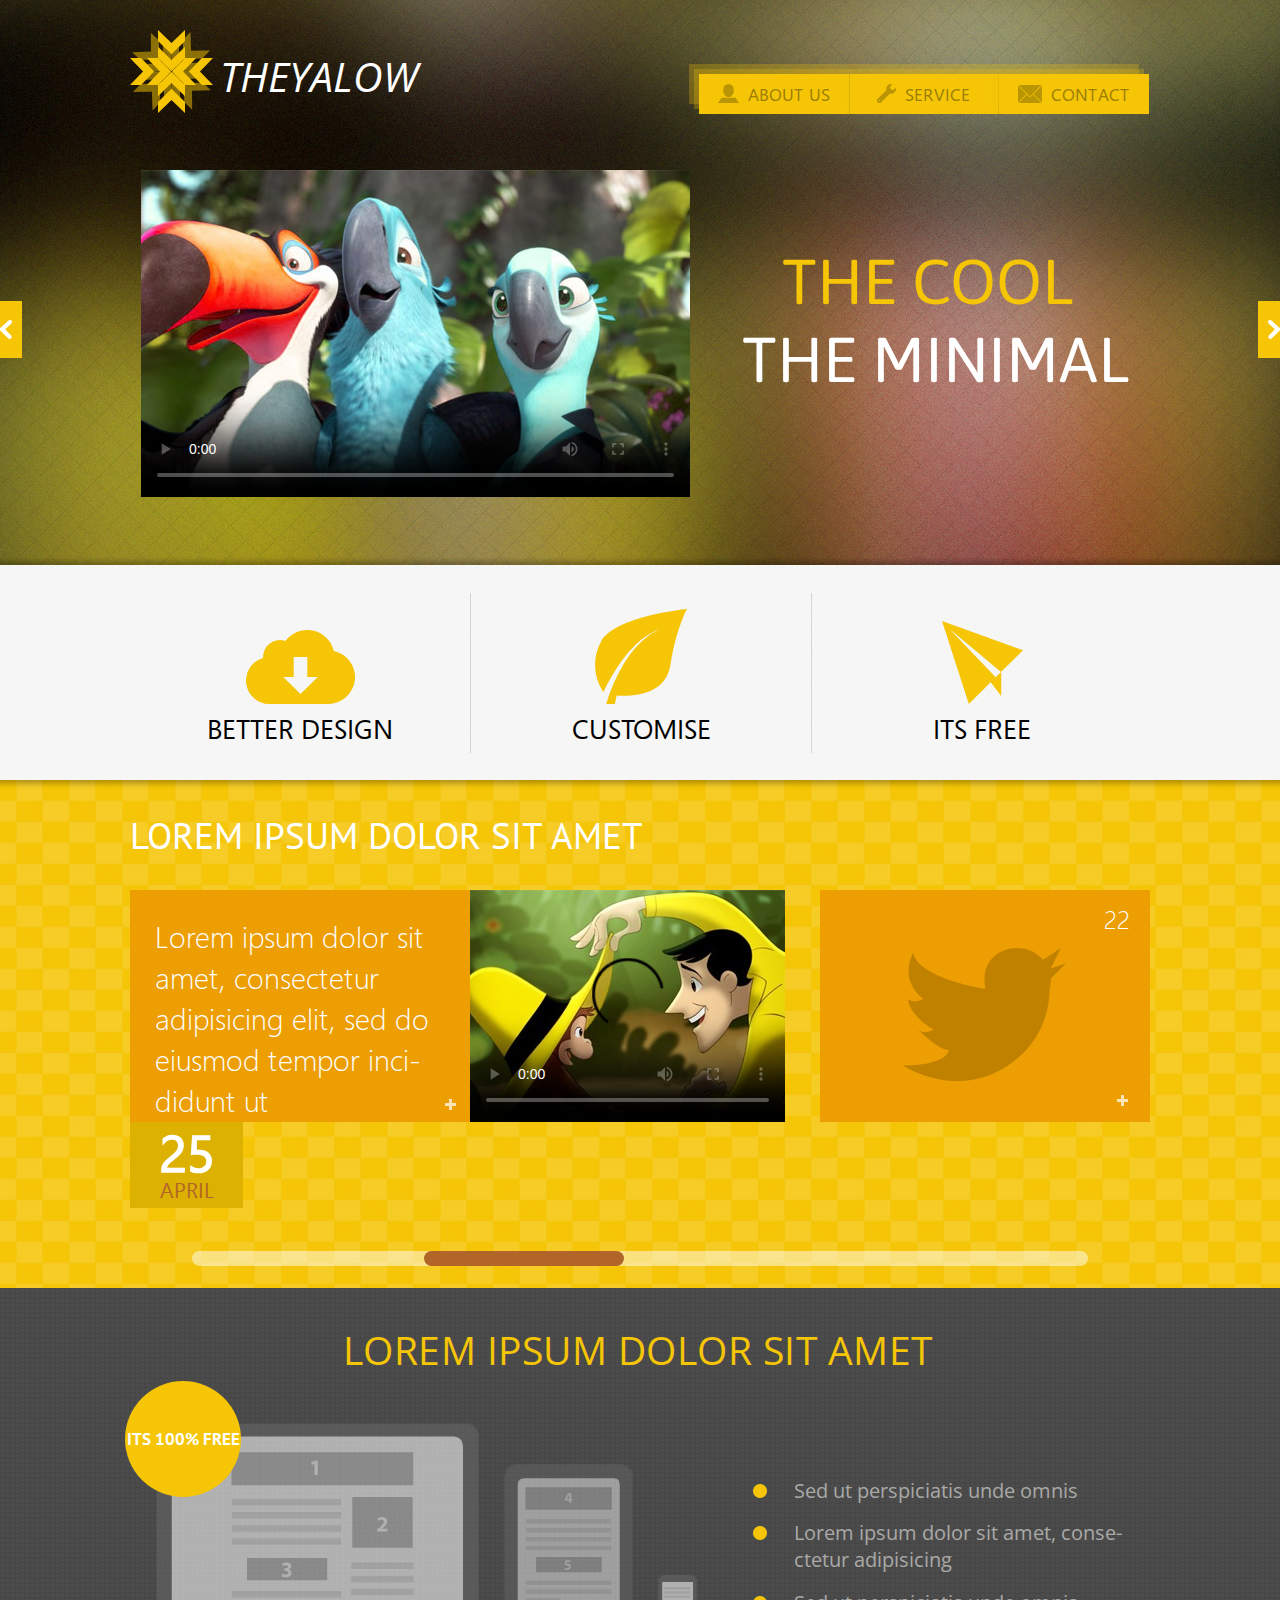
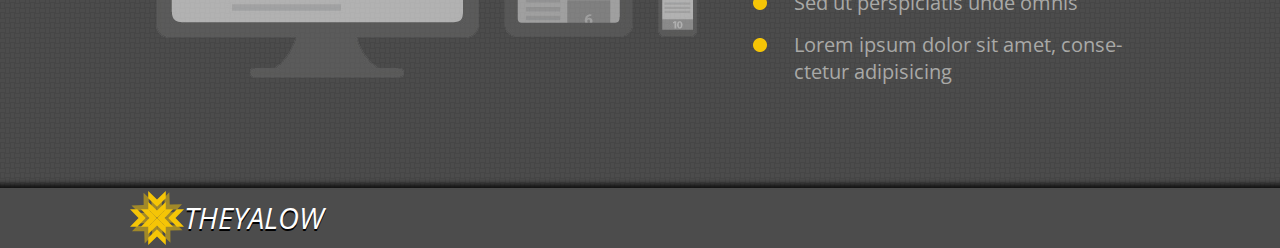
<file: assets/project/theAllow/theallow.html>
<!DOCTYPE html>
<html lang="en">

<head>
    <meta charset="UTF-8">
    <title>theallow</title>
    <link href="https://fonts.googleapis.com/css?family=Asap|Open+Sans|PT+Sans|PT+Sans+Narrow:700&display=swap"
          rel="stylesheet">
    <link rel="stylesheet" href="style.css">
</head>

<body>
<div class="section-1">
    <div class="slider slider-left"><img src="./assets/img/arrow.png" alt="left"></div>
    <header class="header">
        <div class="logotype">
            <img src="./assets/img/Logo.svg" alt="logo" class="logo-img">
            <h1>TheYalow</h1>
        </div>
        <nav class="navigation">
            <ul>
                <li class="nav-button">
                    <a href="#">
                        <svg xmlns="http://www.w3.org/2000/svg" width="21" height="19" viewBox="0 0 21 19">
                            <defs>
                                <style>
                                    .cls-1 {
                                        fill: #b99403;
                                        fill-rule: evenodd;
                                    }
                                </style>
                            </defs>
                            <path class="cls-1"
                                  d="M746,101l3.545-5.182h13.964L767,101H746Zm10.527-6.046c-2.892,0-5.236-3.184-5.236-6.046V87.182a5.237,5.237,0,0,1,10.473,0v1.727C761.764,91.771,759.419,94.954,756.527,94.954Z"
                                  transform="translate(-746 -82)"/>
                        </svg>
                        about us</a>
                </li>
                <li class="nav-button">
                    <a href="#">
                        <svg xmlns="http://www.w3.org/2000/svg" width="19" height="19" viewBox="0 0 19 19">
                            <defs>
                                <style>
                                    .cls-1 {
                                        fill: #b99403;
                                        fill-rule: evenodd;
                                    }
                                </style>
                            </defs>
                            <path class="cls-1"
                                  d="M907.958,83.578a2.444,2.444,0,1,0,3.46,3.453l1.4-1.4A4.817,4.817,0,0,1,913,86.883a4.831,4.831,0,0,1-6.16,4.7c-0.014.014-.018,0.034-0.032,0.048l-8.65,8.632a2.444,2.444,0,0,1-3.46-3.453l8.65-8.633c0.015-.015.035-0.019,0.05-0.033a4.829,4.829,0,0,1,5.96-5.961ZM896.485,97.871a0.61,0.61,0,1,0,.612.61A0.611,0.611,0,0,0,896.485,97.871Z"
                                  transform="translate(-894 -82)"/>
                        </svg>
                        service</a>
                </li>
                <li class="nav-button">
                    <a href="#">
                        <svg xmlns="http://www.w3.org/2000/svg" width="24" height="18" viewBox="0 0 24 18">
                            <defs>
                                <style>
                                    .cls-1 {
                                        fill: #b99403;
                                        fill-rule: evenodd;
                                    }
                                </style>
                            </defs>
                            <path class="cls-1"
                                  d="M1053.74,99.3l-8.28-8.276,6.12-6.125,2.18-2.17a1.466,1.466,0,0,1,.24.772v15A1.476,1.476,0,0,1,1053.74,99.3Zm-2.69-14.932-2.79,2.794-5.35,5.346-0.93.939-9.03-9.031-1.5-1.5-0.69-.689A1.427,1.427,0,0,1,1031.5,82h21a1.5,1.5,0,0,1,.72.207l-0.76.755Zm-20.14-.923L1038.47,91l-8.24,8.244A1.468,1.468,0,0,1,1030,98.5v-15a1.467,1.467,0,0,1,.23-0.744l0.68,0.689h0ZM1039,91.53l0.32,0.317,0.11,0.113,1.03,1.031,1.5,1.5,0.06-.063,0.02,0.016,1.41-1.406,1.48-1.484,8.26,8.258a1.482,1.482,0,0,1-.69.188h-21a1.428,1.428,0,0,1-.74-0.226Z"
                                  transform="translate(-1030 -82)"/>
                        </svg>
                        contact</a>
                </li>
            </ul>
        </nav>
    </header>
    <article class="video">
        <video src="#" poster="./assets/img/poster-video.jpg" class="desktop" width="549" height="327" controls></video>
        <video src="#" poster="./assets/img/poster-video-mobile.jpg" class="mobile" width="640" height="327"
               controls></video>
        <div class="name-video"><span>The cool</span><span>The minimal</span></div>
    </article>
    <div class="slider slider-right"><img src="./assets/img/arrow.png" alt="right"></div>
</div>
<div class="section-2">
    <article>
        <div class="wrap-advantages">
            <div class="section-2-wrap-img img1">
                <img src="./assets/img/cloud-with-arrow.svg" alt="cloud-with-arrow" class="mar19 bdis">
            </div>
            <div class="advantages">better design</div>
        </div>
        <div class="wrap-advantages">
            <div class="section-2-wrap-img img2">
                <img src="./assets/img/tree-leaf.svg" alt="tree-leaf" class="mar19 mar1">
            </div>
            <div class="advantages">customise</div>
        </div>
        <div class="wrap-advantages">
            <div class="section-2-wrap-img img3">
                <img src="./assets/img/paper-airplane.svg" alt="paper-airplane" class="mar19 img-sec2">
            </div>
            <div class="advantages">Its Free</div>
        </div>

    </article>
</div>
<div class="section-3">
    <article class="twitter">
        <h2>Lorem ipsum dolor sit amet</h2>
        <section class="block-twitter">
            <div class="open-twit">
                <div class="text-twit">Lorem ipsum dolor sit amet, consectetur adipisicing elit, sed do eiusmod
                    tempor inci-
                    didunt ut
                </div>
                <span class="plus-twit plus-twit-hover"><img src="./assets/img/plus.svg" alt="plus"></span>
                <video src="#" controls poster="./assets/img/poster-video-twitter.jpg"></video>
            </div>
            <div class="closed-twit">
                <div class="closed-twit-img"><img src="./assets/img/twitter.svg" alt="twitter"></div>
                <div class="wrap-closed-twit">
                    <span>22</span>
                    <div class="plus-twiter-hover">
                        <img src="./assets/img/plus.svg" alt="plus">
                    </div>
                </div>
            </div>
        </section>

        <div class="big-date-twitter">
            <span>25</span>
            <span>april</span>
        </div>
        <div class="wrap-range"><label for="range"></label><input type="range" id="range" min="1" max="10" value="4"
                                                                  step="1" class="range">
        </div>

    </article>
    <section class="twitter-mobile">
        <div class="wrapper-twitter">
            <img src="./assets/img/twitter.svg" alt="twitter">
        </div>
        <div class="twitter-message">
            <ul>
                <li class="message">Daily Mobile UI Design Inspiration #1 <br>
                    via @cssauthor
                </li>
                <li class="message">Daily Mobile UI Design Inspiration #1 <br>
                    via @cssauthor
                </li>
                <li class="message">Daily Mobile UI Design Inspiration #1 <br>
                    via @cssauthor
                </li>
                <li class="input-twitter">
                    <form>
                        <label for="text-input"></label>
                        <input type="text" class="input-text" id="text-input">
                        <input type="button" class="button" value="Tweet">
                    </form>
                </li>
            </ul>

        </div>
    </section>
</div>
<div class="gadget-wrap">
    <article>
        <h2>Lorem ipsum dolor sit amet</h2>
        <section class="gadget-wrap-column">
            <div class="gadget">
                <div class="gadget-free">Its 100% Free</div>
                <img src="./assets/img/pc.png" alt="pc" class="gadget-img">
                <img src="./assets/img/tablet.png" alt="tablet" class="gadget-img">
                <img src="./assets/img/phone.png" alt="phone" class="gadget-img">
            </div>
            <div class="privilege">
                <ul>
                    <li>Sed ut perspiciatis unde omnis</li>
                    <li>Lorem ipsum dolor sit amet, conse-<br>ctetur adipisicing</li>
                    <li>Sed ut perspiciatis unde omnis</li>
                    <li>Lorem ipsum dolor sit amet, conse-<br>ctetur adipisicing</li>
                </ul>
            </div>
        </section>
    </article>
</div>
<footer class="footer">
    <div class="footer-wrap">
        <img src="./assets/img/Logo.svg" alt="logo" class="footer-logo">
        <span>TheYalow</span>
    </div>
</footer>
</body>

</html>
</file>
<file: assets/project/repaire/wrapStyle.css>
* {
    margin: 0;
    padding: 0;
}

body {
    display: flex;
    justify-content: center;
}

.frame {
    position: absolute;
    width: 100%;
    height: 100%;
    border: 0;
}

.controls {
    position: fixed;
    right: 30px;
    bottom: 100px;
    display: flex;
    flex-direction: column;
    z-index: 9999999;
}

.controls--back,
.controls--mobile {
    margin-bottom: 10px;
    height: 30px;
    width: 100px;
    font-family: "FuturaDemiC", serif;
    font-weight: normal;
    font-style: normal;
    font-size: 0.8125rem;
    color: #ffffff;
    background-color: #E3B873;
    border: 0;
    text-transform: uppercase;
}
</file>
<file: assets/project/theAllow/wrapStyle.css>
* {
    margin: 0;
    padding: 0;
}

body {
    display: flex;
    justify-content: center;
}

.frame {
    position: absolute;
    width: 100%;
    height: 100%;
    border: 0;

}

.controls {
    position: fixed;
    right: 15px;
    bottom: 100px;
    display: flex;
    flex-direction: column;
    z-index: 9999999;
}

.controls--back,
.controls--mobile {
    margin-bottom: 10px;
    height: 30px;
    width: 100px;
    font-weight: normal;
    font-style: normal;
    font-size: 0.8125rem;
    color: #ffffff;
    background-color: #E3B873;
    border: 0;
    text-transform: uppercase;
}
</file>
<file: assets/project/repaire/style.css>
@font-face {
  font-family: "Proxima Nova";
  src: url("./assets/fonts/ProximaNova-Regular.woff") format("woff");
  font-weight: normal;
  font-style: normal;
}
@font-face {
  font-family: "FuturaBookC";
  src: url("./assets/fonts/FuturaBookC.woff") format("woff");
  font-weight: normal;
  font-style: normal;
}
@font-face {
  font-family: "FuturaDemiC";
  src: url("./assets/fonts/FuturaDemiC.woff") format("woff");
  font-weight: normal;
  font-style: normal;
}
@font-face {
  font-family: "FuturaMediumC";
  src: url("./assets/fonts/FuturaMediumC.woff") format("woff");
  font-weight: 500;
  font-style: normal;
}
@font-face {
  font-family: "Yeseva One";
  src: url("./assets/fonts/YesevaOne.woff") format("woff");
  font-weight: normal;
  font-style: normal;
}
@keyframes jelly {
  from {
    transform: scale(1, 1);
  }
  30% {
    transform: scale(1.25, 0.75);
  }
  40% {
    transform: scale(0.75, 1.25);
  }
  50% {
    transform: scale(1.15, 0.85);
  }
  65% {
    transform: scale(0.95, 1.05);
  }
  75% {
    transform: scale(1.05, 0.95);
  }
  to {
    transform: scale(1, 1);
  }
}
html {
  font-size: 16px;
}

* {
  box-sizing: border-box;
}

body {
  display: flex;
  justify-content: center;
  align-items: center;
  flex-direction: column;
  background: black;
}

.header {
  max-width: 100%;
  width: 1440px;
  min-height: 820px;
  overflow: hidden;
}

.bar {
  display: grid;
  grid-template-columns: 82px 14% 49% 10% 21%;
  grid-template-rows: 1fr 9fr 50px 20px;
  background-color: #131313;
}
.bar--logo {
  display: flex;
  justify-content: center;
  align-items: center;
  font-family: "FuturaDemiC", serif;
  font-weight: normal;
  font-style: normal;
  color: #E3B873;
  text-transform: uppercase;
  font-size: 0.875rem;
}
.bar--navigation {
  display: flex;
  justify-content: center;
  align-items: center;
  font-family: "FuturaDemiC", serif;
  font-style: normal;
  font-size: 0.875rem;
  font-weight: 100;
  max-width: 100%;
}
.bar--navigation .navigation_list {
  list-style: none;
  display: flex;
  justify-content: space-between;
  align-items: center;
}
.bar--instagram {
  grid-row: 1/3;
  height: 100%;
  max-width: 100%;
  font-family: "FuturaDemiC", serif;
  font-weight: normal;
  font-style: normal;
  font-size: 0.875rem;
  text-transform: uppercase;
  margin-right: 10px;
}
.bar--instagram a {
  text-decoration: none;
  color: #E3B873;
}
.bar--instagram a:hover {
  color: #dfad5e;
}
.bar--phone {
  display: flex;
  justify-content: center;
  align-items: center;
  color: #E3B873;
  text-decoration: underline;
  font-family: "FuturaDemiC", serif;
  font-weight: normal;
  font-style: normal;
  font-size: 0.875rem;
}
.bar--button {
  height: 37px;
  width: 161px;
  max-width: 100%;
  justify-self: flex-start;
  align-self: center;
  background-color: #E3B873;
  border: none;
  text-transform: uppercase;
  border-radius: 2px;
  font-family: "FuturaDemiC", serif;
  font-weight: normal;
  font-style: normal;
  font-size: 0.8125rem;
  color: #ffffff;
  margin-left: 45px;
}
.bar--button:hover {
  background-color: #dfad5e;
  cursor: pointer;
  -webkit-box-shadow: 0 0 5px 0 #e7c388;
  box-shadow: 0 0 5px 0 #e7c388;
}

.special-wrapper {
  display: flex;
  flex-direction: column;
  justify-content: center;
  align-items: center;
  height: 100%;
  max-width: 100%;
}
.special-wrapper--instagram-word {
  color: #E3B873;
  transform: rotate(90deg);
  margin-bottom: 30px;
}
.special-wrapper--instagram-line {
  border: 1px solid #E3B873;
  height: 50px;
  margin-top: 15px;
}

.navigation_list {
  padding: 0;
  margin: 0;
  max-width: 100%;
  width: 90%;
  display: flex;
  justify-content: space-evenly;
  align-items: center;
}
.navigation_list a {
  text-decoration: none;
  color: #ffffff;
}
.navigation_list a:hover {
  color: #E3B873;
}

.header_bg {
  background-image: url(./assets/img/header.png);
  width: 100%;
  position: relative;
  grid-column: 2/6;
  grid-row: 2/4;
  -webkit-background-size: cover;
  background-size: cover;
  background-position: center center;
  background-repeat: no-repeat;
  background-attachment: fixed;
}
.header_bg--shadow {
  position: absolute;
  top: 0;
  left: 0;
  right: 0;
  bottom: 0;
  background-color: rgba(0, 0, 0, 0.7);
}

.header_presentation {
  width: 95%;
  max-width: 100%;
  display: grid;
  grid-template-columns: 5% 5fr;
  grid-template-rows: 10% 10% 19% 16% 10% 10% 25%;
  height: 100%;
}
.header_presentation--h1 {
  color: #ffffff;
  grid-column: 2/3;
  grid-row: 3/4;
  font-family: "Yeseva One", serif;
  font-weight: normal;
  font-style: normal;
  font-size: 2.5rem;
  text-transform: uppercase;
}
.header_presentation--h1-accent {
  color: #E3B873;
}
.header_presentation--text {
  color: #ffffff;
  grid-column: 2/3;
  grid-row: 4/5;
  font-family: "FuturaBookC", serif;
  font-weight: normal;
  font-style: normal;
  font-size: 1.375rem;
}
.header_presentation-inner {
  grid-column: 2/3;
  grid-row: 5/7;
  justify-self: flex-start;
  align-self: center;
  font-family: "FuturaDemiC", serif;
  font-weight: normal;
  font-style: normal;
  font-size: 0.8125rem;
}
.header_presentation-inner--button {
  height: 51px;
  width: 207px;
  max-width: 100%;
  justify-self: center;
  align-self: center;
  font-family: inherit;
  background-color: transparent;
  border-radius: 2px;
  border: 1px solid #ffffff;
  color: #ffffff;
}
.header_presentation-inner--button:hover {
  background-color: #dfad5e;
  cursor: pointer;
  border: none;
  -webkit-box-shadow: 0 0 5px 0 #e7c388;
  box-shadow: 0 0 5px 0 #e7c388;
}
.header_presentation-inner--button-accent {
  height: 51px;
  width: 207px;
  max-width: 100%;
  justify-self: center;
  align-self: center;
  font-family: inherit;
  background-color: transparent;
  border: 1px solid #ffffff;
  border-radius: 2px;
  color: #ffffff;
  margin-right: 10px;
}
.header_presentation-inner--button-accent:hover {
  background-color: #dfad5e;
  cursor: pointer;
  border: none;
  -webkit-box-shadow: 0 0 5px 0 #e7c388;
  box-shadow: 0 0 5px 0 #e7c388;
}

.scroll_down {
  color: #ffffff;
  grid-column: 1/3;
  grid-row: 3/5;
  background: #131313;
  z-index: 99;
  width: 247px;
  max-width: 100%;
  height: 97px;
  display: flex;
  justify-content: center;
  align-items: center;
  font-size: 0.875rem;
  position: relative;
  cursor: pointer;
}
.scroll_down-text {
  margin-right: 5%;
  text-transform: uppercase;
  font-family: "Yeseva One", serif;
  font-weight: normal;
  font-style: normal;
  font-size: 0.875rem;
}
.scroll_down-text:hover {
  color: #b3b3b3;
}
.scroll_down-icon_arrow {
  border-radius: 50%;
  border: 2px solid #E3B873;
  width: 29px;
  height: 29px;
  display: flex;
  justify-content: center;
  align-items: center;
}
.scroll_down-icon_arrow:hover {
  border-color: #d69833;
}
.scroll_down-icon_arrow img:hover {
  transform: translateY(2px);
  transition-delay: 0.25s;
}

.completed_project {
  max-width: 100%;
  width: 1440px;
  height: 600px;
  max-height: 100%;
  background-color: #131313;
  color: #ffffff;
  overflow: hidden;
  display: grid;
  grid-template-columns: 37% 63%;
  grid-template-rows: 14% 86%;
}

.slider_header {
  grid-column: 2/3;
  display: flex;
  justify-content: flex-start;
  align-items: center;
  max-width: 100%;
  font-family: "Yeseva One", serif;
  font-weight: normal;
  font-style: normal;
  font-size: 0.875rem;
  color: rgba(255, 255, 255, 0.3);
  text-transform: uppercase;
}
.slider_header--name_slide {
  margin-right: 3%;
  padding-bottom: 7px;
}
.slider_header--name_slide:hover {
  color: #E3B873;
  cursor: pointer;
}
.slider_header--name_slide-accent {
  color: #E3B873;
  margin-right: 3%;
  border-bottom: 1px solid #E3B873;
  padding-bottom: 5px;
}
.slider_header--name_slide-accent:hover {
  color: #d69833;
  cursor: pointer;
}

.slider_main {
  width: 76%;
  height: 480px;
  justify-self: center;
  display: grid;
  grid-template-columns: 1fr 1fr;
  grid-template-rows: 1fr 1fr 1fr 1fr 1fr;
}
.slider_main--title {
  color: #E3B873;
  grid-column: 1/3;
  font-family: "Yeseva One", serif;
  font-weight: normal;
  font-style: normal;
  font-size: 1.6875rem;
  text-transform: uppercase;
  position: relative;
  line-height: 2.3rem;
}
.slider_main--title::before {
  content: "";
  position: absolute;
  width: 92px;
  border: 1px solid #E3B873;
  top: 52px;
  left: 174px;
}
.slider_main--mobile_slider {
  display: none;
}
.slider_main--lead {
  grid-column: 1/3;
  font-family: "FuturaBookC", serif;
  font-weight: normal;
  font-style: normal;
  font-size: 1.125rem;
  line-height: 1.7rem;
}
.slider_main--button {
  display: flex;
  justify-content: space-between;
  align-items: center;
  max-width: 50%;
  height: 100%;
  grid-column: 1/3;
}
.slider_main--button-active {
  width: 10px;
  height: 10px;
  background-color: #ffffff;
  border-radius: 50%;
}
.slider_main--button-deactivate {
  width: 10px;
  height: 10px;
  background-color: rgba(255, 255, 255, 0.3);
  border-radius: 50%;
}
.slider_main--button-deactivate:hover {
  background-color: rgba(255, 255, 255, 0.8);
}
.slider_main--button-arrow_right {
  transform: scale(-1, 1) translateY(3px);
}
.slider_main--button-arrow_right:hover {
  transform: translate(5px, 3px) scale(-1, 1);
}
.slider_main--button-arrow_left {
  transform: translateY(3px);
}
.slider_main--button-arrow_left:hover {
  transform: translate(-5px, 3px);
}

.project_details * {
  margin: 0;
  padding: 0;
}
.project_details--name {
  color: #E3B873;
  text-transform: uppercase;
  margin-bottom: 5px;
  font-family: "Yeseva One", serif;
  font-weight: normal;
  font-style: normal;
  font-size: 1.125rem;
}
.project_details--value {
  font-family: "FuturaBookC", serif;
  font-weight: normal;
  font-style: normal;
  font-size: 0.9375rem;
}

.slider_photo {
  height: 100%;
  overflow-x: hidden;
  display: flex;
  justify-content: flex-start;
  align-items: center;
  margin: 0;
  padding: 0;
  position: relative;
}
.slider_photo--button {
  width: 59px;
  height: 59px;
  background-color: #E3B873;
  position: absolute;
  z-index: 99;
  right: 45px;
  border-radius: 50%;
  display: flex;
  justify-content: center;
  align-items: center;
  box-shadow: 0 0 10px 0 #E3B873;
}
.slider_photo--button:hover {
  cursor: pointer;
  transform: scale(1.2, 1.2);
}
.slider_photo--button-arrow {
  border: solid #ffffff;
  border-width: 0 3px 3px 0;
  display: inline-block;
  padding: 5px;
  transform: rotate(-45deg) translate(-1px, -2px);
}
.slider_photo--position {
  height: 100%;
  max-width: 100%;
  margin: 0;
  padding: 0;
  flex-shrink: 0;
}
.slider_photo--position img {
  width: 100%;
}
.slider_photo--position-first {
  padding-right: 4%;
}

.online_controls {
  overflow: hidden;
  max-width: 100%;
  width: 1440px;
  height: 1000px;
  display: grid;
  grid-template-columns: repeat(5, 20%);
  grid-template-rows: 11.39% 6.93% 21.5% 21.5% 6.93% 16% 12.88%;
  background: #ffffff;
  position: relative;
}
.online_controls--bg-left {
  grid-column: 1/2;
  grid-row: 3/4;
  width: 100%;
  height: 217px;
  background-color: #131313;
}
.online_controls--bg-right {
  grid-column: 5/6;
  grid-row: 3/4;
  width: 100%;
  height: 217px;
  background-color: #131313;
}
.online_controls--header {
  grid-column: 1/6;
  grid-row: 1/2;
  background-color: #131313;
  height: 115px;
  width: 100%;
  margin: 0;
  color: #ffffff;
  font-family: "Yeseva One", serif;
  font-weight: normal;
  font-style: normal;
  font-size: 1.25rem;
  display: flex;
  justify-content: center;
  align-items: flex-end;
  text-transform: uppercase;
}
.online_controls--vector_icon {
  grid-column: 1/6;
  grid-row: 2/3;
  background-color: #131313;
  display: flex;
  justify-content: center;
  align-items: center;
  width: 100%;
  height: 100%;
}
.online_controls--vector_icon-line {
  width: 32px;
  border: 1px solid #E3B873;
  margin: 0 10px;
}
.online_controls--video {
  grid-column: 2/5;
  grid-row: 3/5;
  position: relative;
  background-color: white;
  width: 100%;
}
.online_controls--video-player {
  z-index: 1;
  width: 100%;
  height: 100%;
  border: none;
}
.online_controls--line-long {
  grid-column: 2/5;
  width: 55px;
  justify-self: center;
  align-self: center;
  border-top: 2px solid #E3B873;
}
.online_controls--text {
  grid-column: 2/5;
  justify-self: center;
  text-align: center;
  font-family: "FuturaBookC", serif;
  font-weight: normal;
  font-style: normal;
  font-size: 1.25rem;
  line-height: 2rem;
}
.online_controls--form {
  grid-column: 2/5;
}

.feedback {
  display: grid;
  grid-template-columns: 1fr 1fr 1fr;
  grid-template-rows: 1fr 2fr 3fr;
  font-family: "FuturaBookC", serif;
  font-weight: normal;
  font-style: normal;
}
.feedback--label_name {
  grid-column: 1/2;
  font: inherit;
  font-size: 0.9375rem;
}
.feedback--name, .feedback--phone {
  border: none;
  border-bottom: 1px solid #c3c3c3;
  width: 90%;
  font: inherit;
  font-size: 1.125rem;
}
.feedback--label_phone {
  grid-column: 2/3;
  grid-row: 1/2;
  font: inherit;
  font-size: 0.9375rem;
}
.feedback--button {
  grid-row: 1/3;
  grid-column: 3/4;
  justify-self: center;
  align-self: center;
  background-color: #E3B873;
  border: none;
  border-radius: 2px;
  color: #ffffff;
  width: 200px;
  max-width: 100%;
  height: 51px;
  font-family: "FuturaDemiC", serif;
  font-weight: normal;
  font-style: normal;
  font-size: 0.9375rem;
  text-transform: uppercase;
}
.feedback--button:hover {
  background-color: #dfad5e;
  cursor: pointer;
  -webkit-box-shadow: 0 0 5px 0 #e7c388;
  box-shadow: 0 0 5px 0 #e7c388;
}
.feedback--button:focus {
  background-color: #dba249;
  cursor: pointer;
  -webkit-box-shadow: 0 0 5px 0 #e7c388;
  box-shadow: 0 0 5px 0 #e7c388;
  animation: jelly 0.6s ease;
}
.feedback--pers_date_agree {
  grid-column: 1/4;
  justify-self: center;
  align-self: center;
  font: inherit;
  width: 100%;
  display: flex;
  justify-content: center;
  align-items: center;
}
.feedback--pers_date_agree-hidden {
  display: none !important;
}
.feedback--pers_date_agree-checkbox {
  display: inline-block;
  position: relative;
  width: 18px;
  height: 18px;
  border: 1px solid #E3B873;
  border-radius: 3px;
  vertical-align: middle;
  transition: background 0.1s ease;
  cursor: pointer;
}
.feedback--pers_date_agree-checkbox:after {
  content: "";
  position: absolute;
  left: 5px;
  width: 5px;
  height: 11px;
  opacity: 0;
  transform: rotate(45deg) scale(0);
  border-right: 2px solid white;
  border-bottom: 2px solid white;
  transition: all 0.3s ease;
  transition-delay: 0.15s;
}
.feedback--pers_date_agree-label {
  margin-left: 1%;
  vertical-align: middle;
  cursor: pointer;
  font-family: "FuturaBookC", serif;
  font-weight: normal;
  font-style: normal;
  font-size: 1rem;
}
.feedback--pers_date_agree-hidden:checked ~ .feedback--pers_date_agree-checkbox {
  border-color: transparent;
  background: #E3B873;
  animation: jelly 0.6s ease;
}
.feedback--pers_date_agree-hidden:checked ~ .feedback--pers_date_agree-checkbox:after {
  opacity: 1;
  transform: rotate(45deg) scale(1);
}

.types_repair {
  max-width: 100%;
  width: 1440px;
  background-color: #ffffff;
  display: grid;
  grid-template-columns: 1fr;
  grid-template-rows: 30px 60px 6fr;
  overflow: hidden;
}
.types_repair--title {
  justify-self: center;
  align-self: center;
  font-family: "Yeseva One", serif;
  font-weight: normal;
  font-style: normal;
  font-size: 1.25rem;
  text-transform: uppercase;
}
.types_repair--vector_icon {
  justify-self: center;
  align-self: center;
  display: flex;
  justify-content: center;
  align-items: center;
  margin-bottom: 20px;
}
.types_repair--vector_icon-line {
  width: 32px;
  border: 1px solid #E3B873;
  margin: 0 10px;
}
.types_repair .types_repair_price {
  display: grid;
  grid-template-columns: 1fr 1fr 1fr;
  grid-template-rows: 1fr;
  margin-bottom: 50px;
}
.types_repair .types_repair_price--block {
  position: relative;
  display: grid;
  grid-template-columns: 1fr;
  grid-template-rows: 7fr 3fr 3fr 1fr 1fr;
}
.types_repair .types_repair_price--block-img {
  grid-row: 1/3;
  z-index: 4;
  justify-self: center;
  max-width: 100%;
  width: 70%;
}
.types_repair .types_repair_price--block-list {
  grid-row: 2/4;
  z-index: 5;
  justify-self: center;
  position: absolute;
  width: 65%;
  height: 280px;
  background-color: #ffffff;
  text-align: left;
  -webkit-box-shadow: 3px 0 10px 0 #969696;
  box-shadow: 3px 0 10px 0 #969696;
  font-family: "FuturaBookC", serif;
  font-weight: normal;
  font-style: normal;
  font-size: 0.9375rem;
}
.types_repair .types_repair_price--block .list_specification--title {
  color: #363636;
  font-size: 112.5%;
  margin: 0 0 10px;
  padding: 20px 8% 0;
}
.types_repair .types_repair_price--block .list_specification--list {
  margin: 0;
  color: #959595;
  line-height: 1.8;
  font-size: 93.75%;
  padding: 0 14% 17px;
}
.types_repair .types_repair_price--block .list_specification--button {
  grid-row: 4/6;
  justify-self: left;
  position: absolute;
  top: 254px;
  z-index: 15;
  background-color: #E3B873;
  border: none;
  border-radius: 2px;
  color: #ffffff;
  width: 228px;
  max-width: 80%;
  height: 54px;
  font: inherit;
  padding: 0;
  margin: 0;
  font-family: "Yeseva One", serif;
  font-weight: normal;
  font-style: normal;
  font-size: 112.5%;
  text-transform: uppercase;
}
.types_repair .types_repair_price--block .list_specification--button:hover {
  background-color: #dfad5e;
  cursor: pointer;
  -webkit-box-shadow: 0 0 5px 0 #e7c388;
  box-shadow: 0 0 5px 0 #e7c388;
}

.leave_request_form {
  overflow: hidden;
  max-width: 100%;
  width: 1440px;
  background: #ffffff;
  display: grid;
  grid-template-columns: 2fr 1fr;
  grid-template-rows: 1fr;
}
.leave_request_form .decoration_circle {
  height: 730px;
  overflow-x: hidden;
  position: relative;
}
.leave_request_form .decoration_circle--bg {
  width: 100%;
  height: 668px;
  background-image: url("./assets/img/gray-line-image.png");
  background-repeat: no-repeat;
}
.leave_request_form .decoration_circle--big_circle {
  position: absolute;
  top: 60px;
}
.leave_request_form .decoration_circle--little_circle-one {
  position: absolute;
  left: 350px;
  top: 124px;
}
.leave_request_form .decoration_circle--little_circle-two {
  position: absolute;
  left: 430px;
  top: 232px;
}
.leave_request_form .decoration_circle--little_circle-three {
  position: absolute;
  left: 453px;
  top: 394px;
}
.leave_request_form .decoration_circle--little_circle-four {
  position: absolute;
  left: 385px;
  top: 558px;
}
.leave_request_form .decoration_circle .decoration_list {
  display: flex;
  justify-content: center;
  align-items: center;
}
.leave_request_form .decoration_circle .decoration_list--number {
  width: 42px;
  height: 42px;
  background-color: #E3B873;
  display: flex;
  justify-content: center;
  align-items: center;
  border-radius: 50%;
  color: #ffffff;
  margin-right: 30px;
}
.leave_request_form .decoration_circle .decoration_list--text {
  display: inline-block;
  font-size: 18px;
  font-family: "FuturaMediumC", serif;
  font-weight: 500;
  font-style: normal;
}
.leave_request_form .callback_form_wrapper {
  display: grid;
  grid-template-columns: 1fr;
  grid-template-rows: 7fr 1fr;
  height: 800px;
  margin-bottom: 100px;
  margin-right: 60px;
}
.leave_request_form .callback_form_wrapper .callback_form {
  width: 100%;
  height: 76%;
  background-color: #131313;
  justify-self: center;
  align-self: self-end;
  display: grid;
  grid-template-columns: 1fr;
  grid-template-rows: 100px repeat(7, 1fr);
  padding: 27px 6%;
  margin-bottom: 2.375rem;
}
.leave_request_form .callback_form_wrapper .callback_form--lending {
  font-family: "FuturaDemiC", serif;
  font-weight: normal;
  font-style: normal;
  font-size: 1.25rem;
  color: #ffffff;
  justify-self: center;
  align-self: center;
}
.leave_request_form .callback_form_wrapper .callback_form--label_name {
  font-family: "FuturaBookC", serif;
  font-weight: normal;
  font-style: normal;
  font-size: 0.9375rem;
  color: rgba(255, 255, 255, 0.5);
  align-self: self-end;
}
.leave_request_form .callback_form_wrapper .callback_form--input_name {
  font-family: "FuturaMediumC", serif;
  font-weight: 500;
  font-style: normal;
  border: none;
  border-bottom: 1px solid rgba(255, 255, 255, 0.15);
  font-size: 1.125rem;
  color: #ffffff;
  background-color: #131313;
}
.leave_request_form .callback_form_wrapper .callback_form--input_name::placeholder {
  color: #ffffff;
}
.leave_request_form .callback_form_wrapper .callback_form--label_phone {
  font-family: "FuturaBookC", serif;
  font-weight: normal;
  font-style: normal;
  font-size: 0.9375rem;
  color: rgba(255, 255, 255, 0.5);
  align-self: self-end;
}
.leave_request_form .callback_form_wrapper .callback_form--input_phone {
  font-family: "FuturaMediumC", serif;
  font-weight: 500;
  font-style: normal;
  border: none;
  border-bottom: 1px solid rgba(255, 255, 255, 0.15);
  font-size: 1.125rem;
  color: #ffffff;
  background-color: #131313;
}
.leave_request_form .callback_form_wrapper .callback_form--input_phone::placeholder {
  color: #ffffff;
}
.leave_request_form .callback_form_wrapper .callback_form--label_email {
  font-family: "FuturaBookC", serif;
  font-weight: normal;
  font-style: normal;
  font-size: 0.9375rem;
  color: rgba(255, 255, 255, 0.5);
  align-self: self-end;
}
.leave_request_form .callback_form_wrapper .callback_form--input_email {
  font-family: "FuturaMediumC", serif;
  font-weight: 500;
  font-style: normal;
  border: none;
  border-bottom: 1px solid rgba(255, 255, 255, 0.15);
  font-size: 1.125rem;
  color: #ffffff;
  background-color: #131313;
  margin-bottom: 10px;
}
.leave_request_form .callback_form_wrapper .callback_form--input_email::placeholder {
  color: #ffffff;
}
.leave_request_form .callback_form_wrapper .callback_form--button {
  height: 51px;
  width: 213px;
  max-width: 100%;
  align-self: center;
  background-color: #E3B873;
  border: none;
  border-radius: 2px;
  color: #ffffff;
  margin-top: 10px;
  justify-self: self-end;
  text-transform: uppercase;
  font-family: "FuturaDemiC", serif;
  font-weight: normal;
  font-style: normal;
  font-size: 0.8125rem;
}
.leave_request_form .callback_form_wrapper .callback_form--button:hover {
  background-color: #dfad5e;
  cursor: pointer;
  -webkit-box-shadow: 0 0 5px 0 #e7c388;
  box-shadow: 0 0 5px 0 #e7c388;
}
.leave_request_form .callback_form_wrapper .callback_form_promo {
  display: grid;
  grid-template-columns: 1fr 4fr;
  grid-template-rows: 1fr;
}
.leave_request_form .callback_form_wrapper .callback_form_promo--img {
  width: 72px;
  height: 72px;
  background: #E3B873;
  border-radius: 50%;
  display: flex;
  justify-content: center;
  align-items: center;
  align-self: center;
  justify-self: self-end;
}
.leave_request_form .callback_form_wrapper .callback_form_promo--text {
  font-family: "FuturaDemiC", serif;
  font-weight: normal;
  font-style: normal;
  font-size: 1.25rem;
  color: #E3B873;
  align-self: center;
  padding-left: 8%;
}

.callback_checkbox--hidden {
  display: none !important;
}
.callback_checkbox--checkbox {
  display: inline-block;
  position: relative;
  width: 18px;
  height: 18px;
  border: 1px solid #E3B873;
  border-radius: 3px;
  vertical-align: middle;
  transition: background 0.1s ease;
  cursor: pointer;
}
.callback_checkbox--checkbox:after {
  content: "";
  position: absolute;
  left: 5px;
  width: 5px;
  height: 11px;
  opacity: 0;
  transform: rotate(45deg) scale(0);
  border-right: 2px solid white;
  border-bottom: 2px solid white;
  transition: all 0.3s ease;
  transition-delay: 0.15s;
}
.callback_checkbox--label {
  margin-left: 5px;
  vertical-align: middle;
  cursor: pointer;
  font-family: "FuturaBookC", serif;
  font-weight: normal;
  font-style: normal;
  font-size: 1rem;
  color: #ffffff;
}
.callback_checkbox--hidden:checked ~ .callback_checkbox--checkbox {
  border-color: transparent;
  background: #E3B873;
  animation: jelly 0.6s ease;
}
.callback_checkbox--hidden:checked ~ .callback_checkbox--checkbox:after {
  opacity: 1;
  transform: rotate(45deg) scale(1);
}

.fantasies {
  overflow-x: hidden;
  max-width: 100%;
  width: 1440px;
  height: 1100px;
  background-color: #ffffff;
  display: grid;
  grid-template-columns: 1fr 1fr;
  grid-template-rows: 7.0588% 4.0196% 78.8039% 4.117%;
  position: relative;
}
.fantasies--mobile_slider {
  display: none;
}
.fantasies--bg {
  width: 100%;
  height: auto;
  grid-column: 1/3;
  grid-row: 3/4;
  position: relative;
  padding: 0;
  margin: 0;
  background-size: cover;
  background: linear-gradient(120.96deg, rgba(0, 0, 0, 0.75) 0%, rgba(0, 0, 0, 0.9) 100%), url("./assets/img/fantasies-bg.png") no-repeat scroll;
}
.fantasies--bg-shadow {
  position: absolute;
  top: 0;
  left: 0;
  right: 0;
  bottom: 0;
}
.fantasies--wrapper {
  position: absolute;
  z-index: 20;
  display: grid;
  grid-template-columns: 38% 25% 25%;
  grid-template-rows: 1fr;
  column-gap: 4%;
  align-items: self-start;
}
.fantasies--list {
  padding-left: 10%;
  margin-top: 35%;
}
.fantasies--list-title {
  font-family: "Yeseva One", serif;
  font-weight: normal;
  font-style: normal;
  font-size: 1.6875rem;
  color: #E3B873;
  text-transform: uppercase;
  margin-bottom: 47px;
}
.fantasies .fantasies_list {
  list-style: none;
  margin: 0;
  padding: 0;
}
.fantasies .fantasies_list--li {
  margin-bottom: 15px;
  padding: 1.2%;
}
.fantasies .fantasies_list--li-a {
  text-decoration: none;
  color: #ffffff;
  font-family: "Proxima Nova", serif;
  font-weight: normal;
  font-style: normal;
  font-size: 1.25rem;
}
.fantasies .fantasies_list--li-a:hover {
  border-bottom: 1px solid #E3B873;
  color: #E3B873;
}
.fantasies--img-first {
  margin: 72px 0 39px;
  max-width: 100%;
  width: 100%;
  height: auto;
}
.fantasies--img-second {
  margin: 0 0 39px;
  max-width: 100%;
  width: 100%;
  height: auto;
}
.fantasies--img-third {
  max-width: 100%;
  width: 100%;
  height: auto;
}
.fantasies--img-fourth {
  max-width: 100%;
  width: 100%;
  height: auto;
}

.design_project {
  overflow: hidden;
  max-width: 100%;
  width: 1440px;
  background: white;
  /* Old browsers */
  background: -moz-linear-gradient(top, white 0%, white 50%, #131313 50%, #131313 100%);
  /* FF3.6-15 */
  background: -webkit-linear-gradient(top, white 0%, white 50%, #131313 50%, #131313 100%);
  /* Chrome10-25,Safari5.1-6 */
  background: linear-gradient(to bottom, white 0%, white 50%, #131313 50%, #131313 100%);
  /* W3C, IE10+, FF16+, Chrome26+, Opera12+, Safari7+ */
  height: 820px;
  justify-items: center;
  display: grid;
  grid-template-columns: 1fr;
  grid-template-rows: 34px 34px 100px 640px;
}
.design_project--title {
  justify-self: center;
  font-family: "Yeseva One", serif;
  font-weight: normal;
  font-style: normal;
  font-size: 1.25rem;
  text-transform: uppercase;
  margin: 0;
}
.design_project--vector_icon {
  display: flex;
  justify-content: center;
  align-items: center;
}
.design_project--vector_icon-line {
  width: 32px;
  border: 1px solid #E3B873;
  margin: 0 10px;
}
.design_project--text {
  justify-self: center;
  font-family: "FuturaBookC", serif;
  font-weight: normal;
  font-style: normal;
  font-size: 1.25rem;
  padding-top: 15px;
}
.design_project--price {
  max-width: 100%;
  display: grid;
  grid-template-columns: 1fr 1fr 1fr;
  grid-template-rows: 1fr;
  justify-self: center;
  column-gap: 3%;
}

.design_block {
  height: 735px;
  display: grid;
  grid-template-columns: 1fr;
  grid-template-rows: 26% 10%;
  position: relative;
}
.design_block img {
  width: 100%;
  max-width: 100%;
}
.design_block-inner {
  grid-row: 2/4;
  height: auto;
  position: absolute;
  z-index: 99;
}

.design_block_scrim {
  width: 90%;
  background-color: #ffffff;
  justify-self: center;
}
.design_block_scrim--title {
  font-family: "Yeseva One", serif;
  font-weight: normal;
  font-style: normal;
  font-size: 112.5%;
  margin: 25px 0 1% 34px;
}
.design_block_scrim--list {
  margin-left: 1%;
  font-family: "FuturaBookC", serif;
  font-weight: normal;
  font-style: normal;
  font-size: 93.75%;
  color: #959595;
  line-height: 1.5625rem;
  margin-bottom: 22px;
}
.design_block_scrim--button {
  width: 228px;
  max-width: 100%;
  height: 54px;
  margin: 0;
  position: absolute;
  left: 5%;
  background-color: #E3B873;
  color: #ffffff;
  font-family: "Yeseva One", serif;
  font-weight: normal;
  font-style: normal;
  font-size: 112.5%;
  border: none;
}
.design_block_scrim--button:hover {
  background-color: #dfad5e;
  cursor: pointer;
  -webkit-box-shadow: 0 0 5px 0 #e7c388;
  box-shadow: 0 0 5px 0 #e7c388;
}

.align_button-one {
  top: 50.5%;
}
.align_button-two {
  top: 61%;
}
.align_button-three {
  top: 78.5%;
}

.design_block_scrim_height-one {
  height: 210px;
}

.design_block_scrim_height-two {
  height: 285px;
}

.design_block_scrim_height-three {
  height: 413px;
}

.six_step {
  font-family: "FuturaDemiC", serif;
  font-weight: normal;
  font-style: normal;
  width: 100%;
  color: #ffffff;
  font-size: 0.9375rem;
  padding-left: 5%;
  text-transform: uppercase;
  display: flex;
  justify-content: flex-start;
  align-items: center;
}

.steps_slider {
  overflow: hidden;
  max-width: 100%;
  width: 1440px;
  height: 590px;
  background-color: #131313;
  display: grid;
  grid-template-columns: 35% 65%;
  grid-template-rows: 1fr;
  justify-items: center;
}
.steps_slider--left {
  width: 360px;
  display: grid;
  grid-template-columns: 1fr;
  grid-template-rows: 22.0338% 76.2711%;
}
.steps_slider--left-title {
  color: #E3B873;
  font-family: "Yeseva One", serif;
  font-weight: normal;
  font-style: normal;
  font-size: 1.6875rem;
  text-transform: uppercase;
  position: relative;
  margin: 10px 0 0;
}
.steps_slider--left-title::before {
  content: "";
  position: absolute;
  width: 92px;
  border: 1px solid #E3B873;
  top: 45px;
  left: 175px;
}
.steps_slider--left .change_content {
  width: 360px;
  max-width: 100%;
  display: grid;
  grid-template-columns: 1fr;
  grid-template-rows: 5% 15% 50% 30%;
}
.steps_slider--left .change_content--num {
  color: #ffffff;
  font-family: "Yeseva One", serif;
  font-weight: normal;
  font-style: normal;
  font-size: 1.125rem;
  line-height: 1.5625rem;
  text-transform: uppercase;
}
.steps_slider--left .change_content--title {
  color: #E3B873;
  font-family: "Yeseva One", serif;
  font-weight: normal;
  font-style: normal;
  font-size: 0.9375rem;
  line-height: 1.4375rem;
  text-transform: uppercase;
  margin: 22px 0 16px 0;
}
.steps_slider--left .change_content--text {
  color: #ffffff;
  font-family: "FuturaBookC", serif;
  font-weight: normal;
  font-style: normal;
  font-size: 0.9375rem;
  line-height: 1.5625rem;
  margin: 0 0 2px 0;
}
.steps_slider--left .change_content--nav {
  display: flex;
  justify-content: space-between;
  align-items: center;
  align-self: self-end;
  width: 80%;
}
.steps_slider--left .change_content--nav-active {
  width: 10px;
  height: 10px;
  background-color: #ffffff;
  border-radius: 50%;
}
.steps_slider--left .change_content--nav-inactive {
  width: 10px;
  height: 10px;
  background-color: rgba(255, 255, 255, 0.3);
  border-radius: 50%;
}
.steps_slider--left .change_content--nav-inactive:hover {
  background-color: rgba(255, 255, 255, 0.8);
}
.steps_slider--left .change_content--nav-arrow_left {
  transform: translateY(3px);
}
.steps_slider--left .change_content--nav-arrow_left:hover {
  transform: translate(-5px, 3px);
}
.steps_slider--left .change_content--nav-arrow_right {
  transform: scale(-1, 1) translateY(3px);
}
.steps_slider--left .change_content--nav-arrow_right:hover {
  transform: translate(5px, 3px) scale(-1, 1);
}
.steps_slider .steps_slider--right {
  max-width: 100%;
  width: 900px;
  height: 580px;
  display: grid;
  grid-template-columns: 30% 30% 30%;
  grid-template-rows: 1fr 1fr 4fr;
  margin-left: 3%;
  column-gap: 6%;
}
.steps_slider .steps_slider--right .six_step_nav {
  width: 90%;
}
.steps_slider .steps_slider--right .six_step_nav--dd {
  color: #5A5A5A;
  font-family: "Yeseva One", serif;
  font-weight: normal;
  font-style: normal;
  font-size: 0.9375rem;
  line-height: 1.3125rem;
  padding: 0;
  margin: 0 0 10px 0;
  width: 20px;
  border-bottom: 1px solid #514430;
}
.steps_slider .steps_slider--right .six_step_nav--dd-active {
  color: #ffffff;
  font-family: "Yeseva One", serif;
  font-weight: normal;
  font-style: normal;
  font-size: 0.9375rem;
  line-height: 1.3125rem;
  padding: 0;
  margin: 0 0 10px 0;
  width: 20px;
  border-bottom: 1px solid #E3B873;
}
.steps_slider .steps_slider--right .six_step_nav--dt {
  color: #5A5A5A;
  font-family: "FuturaBookC", serif;
  font-weight: normal;
  font-style: normal;
  font-size: 0.9375rem;
  line-height: 1.125rem;
  width: auto;
}
.steps_slider .steps_slider--right .six_step_nav--dt-active {
  color: #ffffff;
  font-family: "FuturaBookC", serif;
  font-weight: normal;
  font-style: normal;
  font-size: 0.9375rem;
  line-height: 1.125rem;
  width: auto;
}
.steps_slider .steps_slider--right-img {
  grid-column: 1/4;
  width: 95%;
  max-width: 100%;
  height: auto;
}

.our_team {
  overflow: hidden;
  max-width: 100%;
  width: 1440px;
  background: #131313;
  /* Old browsers */
  background: -moz-linear-gradient(top, #131313 0%, #131313 50%, white 50%, white 100%);
  /* FF3.6-15 */
  background: -webkit-linear-gradient(top, #131313 0%, #131313 50%, white 50%, white 100%);
  /* Chrome10-25,Safari5.1-6 */
  background: linear-gradient(to bottom, #131313 0%, #131313 50%, white 50%, white 100%);
  /* W3C, IE10+, FF16+, Chrome26+, Opera12+, Safari7+ */
  filter: progid:DXImageTransform.Microsoft.gradient(startColorstr="#131313", endColorstr="#ffffff", GradientType=0);
  /* IE6-9 */
  height: 900px;
}
.our_team--title {
  display: flex;
  justify-content: center;
  align-items: center;
  font-family: "Yeseva One", serif;
  font-weight: normal;
  font-style: normal;
  font-size: 1.25rem;
  line-height: 1.75rem;
  color: #ffffff;
  text-transform: uppercase;
  margin-top: 67px;
}
.our_team--vector_icon {
  display: flex;
  justify-content: center;
  align-items: center;
  margin-bottom: 15px;
}
.our_team--vector_icon-line {
  width: 32px;
  border: 1px solid #E3B873;
  margin: 0 10px;
}
.our_team--text {
  display: flex;
  justify-content: center;
  align-items: center;
  font-family: "FuturaBookC", serif;
  font-weight: normal;
  font-style: normal;
  font-size: 1.25rem;
  line-height: 1.6875rem;
  color: #ffffff;
  text-align: center;
  margin-bottom: 60px;
}
.our_team--foto_block {
  width: 1440px;
  max-width: 100%;
  display: grid;
  grid-template-columns: 1fr 1fr 1fr;
  grid-template-rows: 1fr;
  justify-items: center;
  margin-bottom: 4%;
}
.our_team--line {
  width: 55px;
  border: 1px solid #E3B873;
  margin: 0 auto 16px;
}
.our_team--lead_text {
  font-family: "FuturaBookC", serif;
  font-weight: normal;
  font-style: normal;
  font-size: 1.25rem;
  line-height: 2.125rem;
  text-align: center;
}

.worker_card {
  position: relative;
  display: grid;
  grid-template-columns: 1fr;
  grid-template-rows: 277px 81px 56px;
  justify-items: center;
  z-index: 20;
}
.worker_card--one, .worker_card--two, .worker_card--tree {
  position: relative;
  background-color: #fff;
  max-width: 100%;
  height: auto;
}
.worker_card--one::before, .worker_card--two::before, .worker_card--tree::before {
  content: url("./assets/img/icon/idea.svg");
  position: absolute;
  width: 25%;
  height: 25%;
  background-color: #E3B873;
  z-index: 2;
  display: flex;
  justify-content: center;
  align-items: center;
  box-shadow: 0 5px 20px rgba(227, 184, 115, 0.5);
  top: -35px;
  left: -35px;
}
.worker_card--two::before {
  content: url("./assets/img/icon/vector-tools.svg");
}
.worker_card--tree::before {
  content: url("./assets/img/icon/portfolio.svg");
}
.worker_card--scrim {
  position: relative;
  width: 233px;
  max-width: 100%;
  height: 137px;
  background-color: #ffffff;
}
.worker_card--scrim-title {
  font-family: "Yeseva One", serif;
  font-weight: normal;
  font-style: normal;
  font-size: 1.125rem;
  line-height: 1.5625rem;
  text-align: center;
  margin-bottom: 2px;
}
.worker_card--scrim-text {
  font-family: "FuturaBookC", serif;
  font-weight: normal;
  font-style: normal;
  font-size: 1.125rem;
  line-height: 1.625rem;
  text-align: center;
  margin-bottom: 6%;
}
.worker_card--scrim-button {
  width: 233px;
  max-width: 100%;
  height: 44px;
  display: flex;
  justify-content: center;
  align-items: center;
  font-family: "Yeseva One", serif;
  font-weight: normal;
  font-style: normal;
  font-size: 0.8125rem;
  line-height: 1.25rem;
  text-align: center;
  text-transform: uppercase;
  color: #ffffff;
  background-color: #E3B873;
}

.our_clients {
  overflow: hidden;
  max-width: 100%;
  width: 1440px;
  height: 680px;
  max-height: 100%;
  background: #ffffff;
}
.our_clients--title {
  display: flex;
  justify-content: center;
  align-items: center;
  font-family: "Yeseva One", serif;
  font-weight: normal;
  font-style: normal;
  font-size: 1.25rem;
  line-height: 1.75rem;
  text-transform: uppercase;
  padding-top: 30px;
}
.our_clients--vector_icon {
  display: flex;
  justify-content: center;
  align-items: center;
}
.our_clients--vector_icon-line {
  width: 32px;
  border: 1px solid #E3B873;
  margin: 0 10px;
}
.our_clients--text {
  text-align: center;
  font-family: "FuturaBookC", serif;
  font-weight: normal;
  font-style: normal;
  font-size: 1.25rem;
  line-height: 1.6875rem;
  margin-bottom: 30px;
}
.our_clients--reviews {
  display: grid;
  grid-template-columns: 1fr 1fr 1fr;
  grid-template-rows: 1fr;
  justify-items: center;
  width: 1440px;
  max-width: 100%;
}

.reviews {
  display: grid;
  grid-template-columns: 30% 70%;
  grid-template-rows: 1fr 2fr 50px;
  max-width: 378px;
  box-shadow: 0 0 5px 0 #acacac;
  padding: 20px;
  position: relative;
}
.reviews--img {
  border-radius: 50%;
  margin-top: 8px;
}
.reviews--title {
  font-family: "Yeseva One", serif;
  font-weight: normal;
  font-style: normal;
  font-size: 1.125rem;
  line-height: 1.4375rem;
  color: #131313;
  margin-bottom: 0;
}
.reviews--text {
  grid-column: 1/3;
  font-family: "FuturaBookC", serif;
  font-weight: normal;
  font-style: normal;
  font-size: 0.9375rem;
  line-height: 180%;
  color: #959595;
  margin: 0;
}
.reviews--block {
  max-width: 294px;
  height: 54px;
  min-height: 30px;
  background-color: #E3B873;
  display: flex;
  justify-content: flex-start;
  align-items: center;
  text-transform: uppercase;
  font-family: "Yeseva One", serif;
  font-weight: normal;
  font-style: normal;
  font-size: 1.0625rem;
  line-height: 1.5rem;
  color: #ffffff;
  position: absolute;
  bottom: -27px;
  box-shadow: 5px 5px 20px rgba(227, 184, 115, 0.5);
}
.reviews--block-place {
  padding: 11px;
  width: 135px;
  max-width: 100%;
  max-height: 50%;
  border-right: 1px solid #ffffff;
  display: flex;
  justify-content: center;
  align-items: center;
}
.reviews--block-place img {
  margin-right: 10px;
}
.reviews--block-days {
  padding: 11px;
  width: 158px;
  max-width: 100%;
  max-height: 50%;
  display: flex;
  justify-content: center;
  align-items: center;
}
.reviews--block-days img {
  margin-right: 10px;
}

.question_form_map {
  overflow: hidden;
  max-width: 100%;
  width: 1440px;
  height: 1300px;
  position: relative;
}
.question_form_map--bg_city {
  display: flex;
  justify-content: center;
  align-items: center;
  width: 100%;
  height: 320px;
}
.question_form_map--bg_city-left, .question_form_map--bg_city-right {
  width: 100%;
  height: 83%;
  background: linear-gradient(180deg, white 3.47%, rgba(255, 255, 255, 0.85) 100%), url(./assets/img/icon/city_question_form.svg);
  background-size: 78%;
  background-position-y: bottom;
}
.question_form_map--bg_city-right {
  transform: scale(-1, 1.3);
}
.question_form_map--bg_city-left {
  transform: scale(1, 1.3);
}
.question_form_map--form {
  position: absolute;
  height: 445px;
  width: 850px;
  max-width: 100%;
  background: #131313;
  z-index: 20;
  left: 50%;
  top: 11%;
  transform: translateX(-50%);
}

.question_form {
  width: 850px;
  max-width: 100%;
  display: grid;
  grid-template-columns: 1fr 1fr;
  grid-template-rows: 50px 40px 30px 70px 40px 100px 46px;
  color: #ffffff;
  padding: 2% 10%;
}
.question_form--name_label, .question_form--phone_label, .question_form--question_label {
  font-family: "FuturaBookC", serif;
  font-weight: normal;
  font-style: normal;
  font-size: 0.9375rem;
  line-height: 1.25rem;
  color: rgba(255, 255, 255, 0.5);
  align-self: self-end;
}
.question_form--name, .question_form--phone, .question_form--question {
  background: #131313;
  border: none;
  border-bottom: 1px solid #E3B873;
}
.question_form--name::placeholder, .question_form--phone::placeholder, .question_form--question::placeholder {
  color: #ffffff;
  font-family: "FuturaBookC", serif;
  font-weight: normal;
  font-style: normal;
  font-size: 1.125rem;
  line-height: 1.5rem;
}
.question_form--title {
  font-family: "Yeseva One", serif;
  font-weight: normal;
  font-style: normal;
  font-size: 1.25rem;
  line-height: 1.75rem;
  text-align: center;
  text-transform: uppercase;
  color: #ffffff;
  grid-column: 1/3;
  margin: 0;
  align-self: center;
}
.question_form--name_label {
  grid-column: 1/2;
}
.question_form--name {
  grid-column: 1/2;
  margin-right: 58px;
}
.question_form--phone_label {
  grid-column: 2/3;
  grid-row: 2/3;
}
.question_form--phone {
  grid-column: 2/3;
}
.question_form--question_label {
  grid-column: 1/3;
}
.question_form--question {
  grid-column: 1/3;
}
.question_form--wrapper {
  grid-column: 1/3;
  align-self: center;
  justify-self: center;
}
.question_form--wrapper-hidden {
  display: none;
}
.question_form--wrapper-checkbox {
  display: inline-block;
  position: relative;
  top: 1px;
  width: 18px;
  height: 18px;
  border: 1px solid #E3B873;
  border-radius: 3px;
  vertical-align: middle;
  transition: background 0.1s ease;
  cursor: pointer;
}
.question_form--wrapper-checkbox:after {
  content: "";
  position: absolute;
  top: 1px;
  left: 5px;
  width: 5px;
  height: 11px;
  opacity: 0;
  transform: rotate(45deg) scale(0);
  border-right: 2px solid white;
  border-bottom: 2px solid white;
  transition: all 0.3s ease;
  transition-delay: 0.15s;
}
.question_form--wrapper-label {
  margin-left: 5px;
  vertical-align: middle;
  cursor: pointer;
  font-family: "FuturaBookC", serif;
  font-weight: normal;
  font-style: normal;
  font-size: 1rem;
  color: #ffffff;
}
.question_form--wrapper-hidden:checked ~ .question_form--wrapper-checkbox {
  border-color: transparent;
  background: #E3B873;
  animation: jelly 0.6s ease;
}
.question_form--wrapper-hidden:checked ~ .question_form--wrapper-checkbox:after {
  opacity: 1;
  transform: rotate(45deg) scale(1);
}
.question_form--button {
  grid-column: 1/3;
  align-self: center;
  justify-self: center;
  background: #E3B873;
  box-shadow: 0 5px 20px rgba(227, 184, 115, 0.1);
  width: 200px;
  height: 51px;
  border: none;
  font-family: "FuturaDemiC", serif;
  font-weight: normal;
  font-style: normal;
  font-size: 0.9375rem;
  text-transform: uppercase;
  color: #ffffff;
}
.question_form--button:hover {
  background-color: #dfad5e;
  cursor: pointer;
  -webkit-box-shadow: 0 0 5px 0 #e7c388;
  box-shadow: 0 0 5px 0 #e7c388;
}

.map {
  padding-top: 290px;
  background: linear-gradient(180deg, rgba(24, 24, 24, 0.9) 3.47%, rgba(24, 24, 24, 0.72) 100%), url("./assets/img/icon/house-footer.jpg") no-repeat;
  background-size: cover;
  height: 1000px;
}
.map--title {
  font-family: "Yeseva One", serif;
  font-weight: normal;
  font-style: normal;
  font-size: 1.25rem;
  line-height: 1.75rem;
  color: #E3B873;
  text-transform: uppercase;
  text-align: center;
}
.map--title-phone {
  text-decoration: none;
  color: inherit;
  cursor: pointer;
}
.map--title-phone:hover {
  color: #d69833;
}
.map--wrapper {
  margin-bottom: 43px;
  display: flex;
  justify-content: center;
  align-items: center;
}
.map--wrapper-icon {
  border-radius: 50%;
  width: 28px;
  height: 28px;
  background-color: #E3B873;
  display: flex;
  justify-content: center;
  align-items: center;
}
.map--wrapper-icon:hover {
  transform: scale(1.2, 1.2);
}
.map--wrapper-icon:nth-child(1) {
  margin-right: 15px;
}
.map--i_map {
  display: flex;
  justify-content: center;
  align-items: center;
}
.map--i_map iframe {
  width: 927px;
  max-width: 100%;
  height: 469px;
}

.footer {
  max-width: 100%;
  width: 1440px;
  background-color: #131313;
  height: 133px;
  display: grid;
  grid-template-columns: 21% 49% 11% 19%;
  grid-template-rows: 133px;
}
.footer--logo {
  display: flex;
  justify-content: center;
  align-items: center;
  font-family: "FuturaDemiC", serif;
  font-weight: normal;
  font-style: normal;
  color: #E3B873;
  text-transform: uppercase;
  font-size: 0.875rem;
}
.footer--navigation {
  display: flex;
  justify-content: center;
  align-items: center;
  font-family: "FuturaDemiC", serif;
  font-style: normal;
  font-size: 0.875rem;
  font-weight: 100;
  width: 100%;
}
.footer--navigation .navigation_list {
  list-style: none;
  display: flex;
  justify-content: space-between;
  align-items: center;
}
.footer--instagram {
  grid-row: 1/3;
  height: 100%;
  width: 100%;
  font-family: "FuturaDemiC", serif;
  font-weight: normal;
  font-style: normal;
  font-size: 0.875rem;
  text-transform: uppercase;
  margin-right: 10px;
}
.footer--phone {
  display: flex;
  justify-content: center;
  align-items: center;
  color: #E3B873;
  text-decoration: underline;
  font-family: "FuturaDemiC", serif;
  font-weight: normal;
  font-style: normal;
  font-size: 0.875rem;
}
.footer--button {
  height: 37px;
  width: 161px;
  justify-self: flex-start;
  align-self: center;
  background-color: #E3B873;
  border: none;
  text-transform: uppercase;
  border-radius: 2px;
  font-family: "FuturaDemiC", serif;
  font-weight: normal;
  font-style: normal;
  font-size: 0.8125rem;
  color: #ffffff;
  margin-left: 10%;
}
.footer--button:hover {
  background-color: #dfad5e;
  cursor: pointer;
  -webkit-box-shadow: 0 0 5px 0 #e7c388;
  box-shadow: 0 0 5px 0 #e7c388;
}


@media screen and (min-width: 1100px) and (max-width: 1200px) {
  html {
    font-size: 14px;
  }

  .types_repair {
    overflow: visible;
  }
  .types_repair .types_repair_price--block-list {
    height: 220px;
  }
  .types_repair .types_repair_price .list_specification--title {
    padding: 15px 5.5% 0;
  }
  .types_repair .types_repair_price .list_specification--list {
    padding: 0 9%;
  }
  .types_repair .types_repair_price .list_specification--button {
    top: 198px;
    width: 180px;
    height: 40px;
    font-size: 106%;
  }

  .leave_request_form .decoration_circle {
    overflow-x: visible;
  }
  .leave_request_form .decoration_circle .decoration_list--text {
    font-size: 0.875rem;
  }
  .leave_request_form .callback_form_wrapper {
    padding-right: 15px;
  }
  .leave_request_form .callback_form_wrapper .callback_form--button {
    width: 180px;
    height: 40px;
  }

  .fantasies {
    height: 910px;
  }

  .steps_slider {
    padding-left: 4%;
  }
}
@media screen and (min-width: 900px) and (max-width: 1099px) {
  html {
    font-size: 14px;
  }

  .bar {
    grid-template-columns: 50% 20% 30%;
    grid-template-rows: 1fr 6fr;
    min-height: 530px;
  }
  .bar--logo {
    font-size: 1.687rem;
  }
  .bar--navigation {
    display: none;
  }
  .bar--instagram {
    display: none;
  }
  .bar--button {
    margin-left: 15px;
    height: 29px;
    width: 126px;
  }

  .header_bg {
    grid-column: 1/6;
  }
  .header_bg .header_presentation {
    height: 400px;
    grid-template-rows: 1fr 1fr 1fr 1fr;
    justify-items: center;
  }
  .header_bg .header_presentation--h1 {
    grid-row: 1/2;
    padding-top: 30px;
  }
  .header_bg .header_presentation--text {
    text-align: center;
    grid-row: 2/3;
  }
  .header_bg .header_presentation-inner {
    justify-self: center;
    grid-row: 3/4;
  }
  .header_bg .header_presentation-inner--button {
    width: 180px;
    height: 40px;
  }
  .header_bg .header_presentation-inner--button-accent {
    width: 180px;
    height: 40px;
  }

  .completed_project {
    max-width: 100%;
    min-height: 800px;
    display: grid;
    grid-template-columns: 1fr;
    grid-template-rows: 805px;
  }

  .scroll_down {
    display: none;
  }

  .slider_header {
    display: none;
  }

  .slider_photo {
    display: none;
  }

  .slider_main {
    display: grid;
    grid-template-columns: 50% 50%;
    grid-template-rows: 1fr 1fr 2fr 1fr 1fr;
    max-width: 100%;
  }
  .slider_main--button {
    display: none;
  }
  .slider_main--title {
    text-align: center;
    font-size: 1.5rem;
    line-height: 138.6%;
    letter-spacing: -0.07em;
    grid-column: 1/3;
  }
  .slider_main--title br {
    display: none;
  }
  .slider_main--title:before {
    display: none;
  }
  .slider_main--lead {
    font-size: 1rem;
    line-height: 158.48%;
    text-align: center;
    grid-column: 1/3;
    margin: 0 32px 50px;
  }
  .slider_main--lead br {
    display: none;
  }
  .slider_main--mobile_slider {
    display: block;
    position: relative;
    max-width: 100%;
    height: 500px;
    grid-column: 1/3;
    justify-self: center;
  }
  .slider_main--mobile_slider-button_right {
    width: 36px;
    height: 36px;
    background-color: #E3B873;
    position: absolute;
    z-index: 99;
    right: 20px;
    top: 50%;
    transform: translateY(-50%) scale(1.5);
    border-radius: 50%;
    display: flex;
    justify-content: center;
    align-items: center;
    box-shadow: 0 0 10px 0 #E3B873;
  }
  .slider_main--mobile_slider-button_right:hover {
    transform: translateY(-50%) scale(1.6, 1.6);
  }
  .slider_main--mobile_slider-button_left {
    width: 36px;
    height: 36px;
    background-color: #E3B873;
    position: absolute;
    z-index: 100;
    left: 20px;
    top: 50%;
    transform: translateY(-50%) scale(1.5);
    border-radius: 50%;
    display: flex;
    justify-content: center;
    align-items: center;
    box-shadow: 0 0 10px 0 #E3B873;
  }
  .slider_main--mobile_slider-button_left:hover {
    transform: translateY(-50%) scale(1.6, 1.6);
  }
  .slider_main--mobile_slider-img {
    max-width: 100%;
  }
  .slider_main .decoration_slider_arrow_right {
    border: solid #ffffff;
    border-width: 0 2px 2px 0;
    display: inline-block;
    padding: 3px;
    transform: rotate(-45deg) translate(-1px, -2px);
  }
  .slider_main .decoration_slider_arrow_left {
    border: solid #ffffff;
    border-width: 0 2px 2px 0;
    display: inline-block;
    padding: 3px;
    transform: rotate(135deg) translate(-1px, -2px);
  }

  .online_controls {
    height: 900px;
    grid-template-columns: 1fr 1fr;
    grid-template-rows: 4.39% 6.93% 21.5% 21.5% 6.93% 16% 12.88%;
  }
  .online_controls--bg-left, .online_controls--bg-right {
    display: none;
  }
  .online_controls--header {
    height: 44px;
  }
  .online_controls--video {
    width: 100%;
    grid-column: 1/3;
  }
  .online_controls--line-long {
    grid-column: 1/4;
  }
  .online_controls--text {
    grid-column: 1/4;
  }
  .online_controls--form {
    grid-column: 1/4;
    margin: 0 5%;
  }

  .types_repair .types_repair_price {
    grid-template-columns: 1fr;
    grid-template-rows: 1fr 1fr 1fr;
  }
  .types_repair .types_repair_price--block {
    grid-template-rows: 7fr 3fr 2fr;
  }
  .types_repair .types_repair_price--block .list_specification--title {
    font-size: 1.6rem;
  }
  .types_repair .types_repair_price--block .list_specification--list {
    font-size: 1rem;
  }

  .leave_request_form {
    display: none;
  }

  .fantasies {
    display: none;
  }

  .design_project {
    min-height: 1550px;
    background: linear-gradient(to bottom, white 0%, white 9%, #131313 9%, #131313 100%);
  }
  .design_project--price {
    grid-template-columns: 1fr;
    grid-template-rows: 1fr 1fr 1fr;
  }
  .design_project--price .design_block {
    height: 440px;
    grid-template-columns: 1fr 1fr;
  }
  .design_project--price .design_block--inner {
    position: relative;
  }
  .design_project--price .design_block .align_button-one {
    top: auto;
    bottom: 0;
    left: 0;
  }
  .design_project--price .design_block .align_button-two {
    top: auto;
    bottom: 0;
    left: 0;
  }
  .design_project--price .design_block .align_button-three {
    top: auto;
    bottom: 0;
    left: 0;
  }
  .design_project .six_step {
    display: none;
  }

  .steps_slider {
    display: none;
  }

  .our_team {
    height: 1150px;
  }
  .our_team--foto_block {
    grid-template-columns: 1fr 1fr;
    grid-template-rows: 1fr 1fr;
    justify-items: center;
    gap: 40px;
  }
  .our_team--foto_block .worker_card:nth-child(3) {
    grid-column: 1/3;
  }

  .our_clients {
    height: 1020px;
  }
  .our_clients--reviews {
    grid-template-columns: 1fr 1fr;
    grid-template-rows: 1fr 1fr;
    gap: 40px;
  }
  .our_clients--reviews .reviews:nth-child(3) {
    grid-column: 1/3;
  }

  .question_form_map .map--i_map {
    margin: 5%;
  }

  .footer {
    grid-template-columns: 50% 25% 25%;
  }
  .footer--logo {
    font-size: 2rem;
  }
  .footer--phone {
    font-size: 1.5rem;
  }
  .footer--navigation {
    display: none;
  }
}
@media screen and (min-width: 600px) and (max-width: 899px) {
  html {
    font-size: 14px;
  }

  .bar {
    grid-template-columns: 50% 20% 30%;
    grid-template-rows: 1fr 6fr;
    min-height: 530px;
  }
  .bar--logo {
    font-size: 1.5rem;
  }
  .bar--navigation {
    display: none;
  }
  .bar--instagram {
    display: none;
  }
  .bar--button {
    margin-left: 15px;
    height: 29px;
    width: 126px;
  }

  .header_bg {
    grid-column: 1/6;
  }
  .header_bg .header_presentation {
    height: 400px;
    grid-template-rows: 1fr 1fr 1fr 1fr;
    justify-items: center;
  }
  .header_bg .header_presentation--h1 {
    grid-row: 1/2;
    padding-top: 30px;
  }
  .header_bg .header_presentation--text {
    text-align: center;
    grid-row: 2/3;
  }
  .header_bg .header_presentation-inner {
    justify-self: center;
    grid-row: 3/4;
  }
  .header_bg .header_presentation-inner--button {
    width: 180px;
    height: 40px;
  }
  .header_bg .header_presentation-inner--button-accent {
    width: 180px;
    height: 40px;
  }

  .completed_project {
    max-width: 100%;
    min-height: 800px;
    height: 825px;
    display: grid;
    grid-template-columns: 1fr;
    grid-template-rows: 805px;
  }

  .scroll_down {
    display: none;
  }

  .slider_header {
    display: none;
  }

  .slider_photo {
    display: none;
  }

  .slider_main {
    display: grid;
    grid-template-columns: 50% 50%;
    grid-template-rows: 1fr 1fr 2fr 1fr 1fr;
    max-width: 100%;
  }
  .slider_main--button {
    display: none;
  }
  .slider_main--title {
    text-align: center;
    font-size: 1.5rem;
    line-height: 138.6%;
    letter-spacing: -0.07em;
    grid-column: 1/3;
  }
  .slider_main--title br {
    display: none;
  }
  .slider_main--title:before {
    display: none;
  }
  .slider_main--lead {
    font-size: 1rem;
    line-height: 158.48%;
    text-align: center;
    grid-column: 1/3;
    margin: 0 32px 50px;
  }
  .slider_main--lead br {
    display: none;
  }
  .slider_main--mobile_slider {
    display: block;
    position: relative;
    max-width: 100%;
    height: 333px;
    grid-column: 1/3;
    justify-self: center;
  }
  .slider_main--mobile_slider-button_right {
    width: 36px;
    height: 36px;
    background-color: #E3B873;
    position: absolute;
    z-index: 99;
    right: 20px;
    top: 50%;
    transform: translateY(-50%) scale(1.5);
    border-radius: 50%;
    display: flex;
    justify-content: center;
    align-items: center;
    box-shadow: 0 0 10px 0 #E3B873;
  }
  .slider_main--mobile_slider-button_right:hover {
    transform: translateY(-50%) scale(1.6, 1.6);
  }
  .slider_main--mobile_slider-button_left {
    width: 36px;
    height: 36px;
    background-color: #E3B873;
    position: absolute;
    z-index: 100;
    left: 20px;
    top: 50%;
    transform: translateY(-50%) scale(1.5);
    border-radius: 50%;
    display: flex;
    justify-content: center;
    align-items: center;
    box-shadow: 0 0 10px 0 #E3B873;
  }
  .slider_main--mobile_slider-button_left:hover {
    transform: translateY(-50%) scale(1.6, 1.6);
  }
  .slider_main--mobile_slider-img {
    max-width: 100%;
  }
  .slider_main--mobile_slider .decoration_slider_arrow_right {
    border: solid #ffffff;
    border-width: 0 2px 2px 0;
    display: inline-block;
    padding: 3px;
    transform: rotate(-45deg) translate(-1px, -2px);
  }
  .slider_main--mobile_slider .decoration_slider_arrow_left {
    border: solid #ffffff;
    border-width: 0 2px 2px 0;
    display: inline-block;
    padding: 3px;
    transform: rotate(135deg) translate(-1px, -2px);
  }

  .online_controls {
    height: auto;
    grid-template-columns: 1fr 1fr;
    grid-template-rows: auto;
  }
  .online_controls--bg-left, .online_controls--bg-right {
    display: none;
  }
  .online_controls--header {
    height: 40px;
    background-color: #131313;
  }
  .online_controls--vector_icon {
    height: 60px;
  }
  .online_controls--video {
    width: 100%;
    grid-column: 1/3;
    height: 300px;
  }
  .online_controls--line-long {
    grid-column: 1/4;
    height: 50px;
  }
  .online_controls--text {
    grid-column: 1/4;
    padding: 0 15px;
    margin-bottom: 50px;
  }
  .online_controls--form {
    grid-column: 1/4;
    margin: 0 5% 30px;
  }

  .types_repair .types_repair_price {
    grid-template-columns: 1fr;
    grid-template-rows: 1fr 1fr 1fr;
  }
  .types_repair .types_repair_price--block .list_specification--title {
    font-size: 1.6rem;
  }
  .types_repair .types_repair_price--block .list_specification--list {
    font-size: 1rem;
  }

  .leave_request_form {
    display: none;
  }

  .fantasies {
    display: none;
  }

  .design_project {
    min-height: 1550px;
    background: linear-gradient(to bottom, white 0%, white 9%, #131313 9%, #131313 100%);
  }
  .design_project--text {
    margin: 0 1rem;
  }
  .design_project--price {
    grid-template-columns: 1fr;
    grid-template-rows: 1fr 1fr 1fr;
  }
  .design_project--price .design_block {
    height: 440px;
    grid-template-columns: 1fr 1fr;
  }
  .design_project--price .design_block--inner {
    position: relative;
  }
  .design_project--price .design_block .align_button-one {
    top: auto;
    bottom: 0;
    left: 0;
  }
  .design_project--price .design_block .align_button-two {
    top: auto;
    bottom: 0;
    left: 0;
  }
  .design_project--price .design_block .align_button-three {
    top: auto;
    bottom: 0;
    left: 0;
  }
  .design_project .six_step {
    display: none;
  }

  .steps_slider {
    display: none;
  }

  .our_team {
    height: auto;
  }
  .our_team--foto_block {
    grid-template-columns: 1fr;
    grid-template-rows: 1fr 1fr 1fr;
    justify-items: center;
    row-gap: 50px;
  }
  .our_team--foto_block .worker_card--scrim-title {
    margin-bottom: 14px;
  }

  .our_clients {
    height: auto;
  }
  .our_clients--reviews {
    grid-template-columns: 1fr;
    grid-template-rows: 1fr;
    row-gap: 50px;
  }
  .our_clients--reviews .reviews:nth-child(3) {
    margin-bottom: 20px;
  }

  .question_form_map .map--i_map {
    margin: 5%;
  }

  .footer {
    width: 100%;
    grid-template-columns: 2fr 1fr 1fr;
    padding: 0 15px;
  }
  .footer--logo {
    font-size: 1.5rem;
  }
  .footer--phone {
    font-size: 1rem;
  }
  .footer--navigation {
    display: none;
  }
  .footer--button {
    margin-left: 0;
  }
}
@media screen and (max-width: 599px) and (min-width: 376px) {
  html {
    font-size: 16px;
  }

  body {
    background-color: #131313;
  }

  .wrapper {
    width: 375px;
  }

  .header {
    width: 375px;
    height: 375px;
    min-height: 500px;
  }

  .bar {
    display: grid;
    grid-template-columns: 187.5px 187.5px;
    grid-template-rows: 57px 376px;
  }
  .bar--logo {
    font-size: 0.75rem;
    justify-self: center;
  }
  .bar--navigation {
    display: none;
  }
  .bar--phone {
    color: #ffffff;
    font-size: 0.75rem;
  }
  .bar--button {
    display: none;
  }
  .bar--instagram {
    display: none;
  }

  .header_bg {
    grid-column: 1/3;
  }

  .header_presentation {
    width: 375px;
    display: grid;
    grid-template-columns: 1fr;
    grid-template-rows: 85px 60px 94px 221px;
  }
  .header_presentation--h1 {
    font-size: 1.4375rem;
    line-height: 132.83%;
    grid-column: 1/2;
    grid-row: 2/3;
    margin: 0 15px;
  }
  .header_presentation--text {
    font-size: 1.125rem;
    line-height: 135.84%;
    grid-column: 1/2;
    grid-row: 3/4;
    margin: 0 15px;
  }
  .header_presentation-inner {
    grid-column: 1/2;
    grid-row: 4/5;
    display: flex;
    justify-content: center;
    align-items: center;
    flex-direction: column;
    justify-self: center;
  }
  .header_presentation-inner--button {
    width: 336px;
    height: 51px;
  }
  .header_presentation-inner--button-accent {
    width: 336px;
    height: 51px;
    margin: 0 0 25px 0;
  }

  .completed_project {
    width: 375px;
    height: 565px;
    display: grid;
    grid-template-columns: 1fr;
    grid-template-rows: 630px;
  }

  .scroll_down {
    display: none;
  }

  .slider_header {
    display: none;
  }

  .slider_photo {
    display: none;
  }

  .slider_main {
    display: grid;
    grid-template-columns: 187.5px 187.5px;
    grid-template-rows: 1fr 1fr 2fr 1fr 1fr;
    width: 375px;
  }
  .slider_main--button {
    display: none;
  }
  .slider_main--title {
    text-align: center;
    font-size: 1.375rem;
    line-height: 138.6%;
    letter-spacing: -0.07em;
    grid-column: 1/3;
  }
  .slider_main--title:before {
    display: none;
  }
  .slider_main--lead {
    font-size: 0.875rem;
    line-height: 158.48%;
    text-align: center;
    grid-column: 1/3;
    margin: 0 32px 50px;
  }
  .slider_main--lead br {
    display: none;
  }
  .slider_main--mobile_slider {
    display: block;
    position: relative;
    max-width: 340px;
    height: 241px;
    grid-column: 1/3;
    justify-self: center;
  }
  .slider_main--mobile_slider-button_right {
    width: 36px;
    height: 36px;
    background-color: #E3B873;
    position: absolute;
    z-index: 99;
    right: 20px;
    top: 100px;
    border-radius: 50%;
    display: flex;
    justify-content: center;
    align-items: center;
    box-shadow: 0 0 10px 0 #E3B873;
  }
  .slider_main--mobile_slider-button_right:hover {
    transform: scale(1.2, 1.2);
  }
  .slider_main--mobile_slider-button_left {
    width: 36px;
    height: 36px;
    background-color: #E3B873;
    position: absolute;
    z-index: 100;
    left: 20px;
    top: 100px;
    border-radius: 50%;
    display: flex;
    justify-content: center;
    align-items: center;
    box-shadow: 0 0 10px 0 #E3B873;
  }
  .slider_main--mobile_slider-button_left:hover {
    transform: scale(1.2, 1.2);
  }
  .slider_main--mobile_slider-img {
    width: 340px;
  }

  .project_details {
    margin-left: 15px;
  }
  .project_details--name {
    font-size: 0.875rem;
    margin-bottom: 10px;
  }
  .project_details--value {
    font-size: 0.875rem;
  }

  .decoration_slider_arrow_right {
    border: solid #ffffff;
    border-width: 0 2px 2px 0;
    display: inline-block;
    padding: 3px;
    transform: rotate(-45deg) translate(-1px, -2px);
  }

  .decoration_slider_arrow_left {
    border: solid #ffffff;
    border-width: 0 2px 2px 0;
    display: inline-block;
    padding: 3px;
    transform: rotate(135deg) translate(-1px, -2px);
  }

  .online_controls {
    width: 375px;
    height: 874px;
    background-color: #131313;
    display: grid;
    grid-template-columns: 1fr;
    grid-template-rows: 74px 50px 209px 56px 140px 305px;
  }
  .online_controls--header {
    grid-column: 1/2;
    font-size: 1.375rem;
    width: 375px;
    height: 65px;
  }
  .online_controls--vector_icon {
    grid-column: 1/2;
    grid-row: 2/3;
  }
  .online_controls--bg-right, .online_controls--bg-left {
    display: none;
  }
  .online_controls--video {
    grid-column: 1/2;
    grid-row: 3/4;
    width: 350px;
    height: 200px;
    justify-self: center;
  }
  .online_controls--bg_video-player {
    width: 340px;
    height: 207px;
    margin-left: 18px;
  }
  .online_controls--line-long {
    grid-column: 1/2;
    background: #131313;
  }
  .online_controls--text {
    font-size: 0.875rem;
    line-height: 169.8%;
    grid-column: 1/2;
    margin: 10px 18px 0;
    color: #ffffff;
    background-color: #131313;
  }
  .online_controls--text br {
    display: none;
  }
  .online_controls--form {
    grid-column: 1/2;
    width: 375px;
  }

  .feedback {
    display: grid;
    grid-template-columns: 1fr;
    grid-template-rows: 30px 30px 50px 30px 70px 1fr;
  }
  .feedback--label_name, .feedback--name, .feedback--label_phone, .feedback--phone, .feedback--pers_date_agree {
    margin: 0 18px;
    width: 340px;
  }
  .feedback--label_name, .feedback--label_phone {
    color: rgba(255, 255, 255, 0.5);
    align-self: self-end;
  }
  .feedback--label_name {
    grid-column: 1/2;
    grid-row: 1/2;
  }
  .feedback--name {
    grid-column: 1/2;
    grid-row: 2/3;
    height: 100%;
    background-color: #131313;
  }
  .feedback--name::placeholder {
    color: rgba(255, 255, 255, 0.5);
  }
  .feedback--label_phone {
    grid-column: 1/2;
    grid-row: 3/4;
  }
  .feedback--phone {
    grid-column: 1/2;
    grid-row: 4/5;
    height: 100%;
    background-color: #131313;
  }
  .feedback--phone::placeholder {
    color: rgba(255, 255, 255, 0.5);
  }
  .feedback--pers_date_agree {
    grid-column: 1/2;
    grid-row: 5/6;
    justify-self: self-start;
    color: #ffffff;
  }
  .feedback--pers_date_agree-checkbox:after {
    top: 3px;
    left: 7px;
    width: 3px;
    height: 8px;
  }
  .feedback--button {
    grid-column: 1/2;
    grid-row: 6/7;
    width: 340px;
    margin-top: 20px;
  }

  .types_repair {
    width: 375px;
    display: grid;
    grid-template-columns: 1fr;
    grid-template-rows: 80px 60px repeat(3, 605px);
  }
  .types_repair--title {
    grid-column: 1/2;
    width: 100%;
    text-align: center;
    font-size: 1.375rem;
    align-self: self-end;
  }
  .types_repair--vector_icon {
    width: 375px;
  }
  .types_repair .types_repair_price {
    display: grid;
    grid-template-columns: 1fr;
    grid-template-rows: repeat(3, 610px);
    width: 100%;
  }
  .types_repair .types_repair_price--block {
    margin-bottom: 50px;
    display: grid;
    grid-template-columns: 1fr;
    grid-template-rows: 4fr 3fr 61px;
  }
  .types_repair .types_repair_price--block-img {
    width: 350px;
    height: auto;
  }
  .types_repair .types_repair_price--block-list {
    width: 270px;
    height: 230px;
    justify-self: self-start;
    padding: 0;
    margin-left: 13px;
  }
  .types_repair .types_repair_price--block .list_specification--title {
    font-size: 0.9375rem;
    line-height: 138.6%;
    padding: 10px 15px 5px;
  }
  .types_repair .types_repair_price--block .list_specification--list {
    font-size: 0.8125rem;
    line-height: 169.8%;
    margin: 0 13px;
  }
  .types_repair .types_repair_price--block .list_specification--button {
    width: 190px;
    height: 40px;
    font-size: 0.9375rem;
    justify-self: self-start;
    align-self: self-start;
    left: 0;
    top: 210px;
  }

  .leave_request_form {
    display: none;
  }

  .fantasies {
    display: grid;
    grid-template-columns: 1fr;
    grid-template-rows: 380px;
    width: 100%;
    height: 380px;
    margin-bottom: 0;
    background-image: linear-gradient(to top, #131313 0%, #131313 50%, white 50%, white 100%);
    /* W3C, IE10+, FF16+, Chrome26+, Opera12+, Safari7+ */
    background-size: cover;
    background-repeat: no-repeat;
    justify-items: center;
  }
  .fantasies--bg {
    display: none;
  }
  .fantasies--mobile_slider {
    position: relative;
    display: inline-block;
    grid-row: 2/3;
    text-align: center;
  }
  .fantasies--mobile_slider-button_right {
    width: 36px;
    height: 36px;
    background-color: #E3B873;
    position: absolute;
    z-index: 99;
    right: 30px;
    top: 90px;
    border-radius: 50%;
    display: flex;
    justify-content: center;
    align-items: center;
    box-shadow: 0 0 10px 0 #E3B873;
  }
  .fantasies--mobile_slider-button_right:hover {
    transform: scale(1.2, 1.2);
  }
  .fantasies--mobile_slider-button_left {
    width: 36px;
    height: 36px;
    background-color: #E3B873;
    position: absolute;
    z-index: 100;
    left: 30px;
    top: 90px;
    border-radius: 50%;
    display: flex;
    justify-content: center;
    align-items: center;
    box-shadow: 0 0 10px 0 #E3B873;
  }
  .fantasies--mobile_slider-button_left:hover {
    transform: scale(1.2, 1.2);
  }
  .fantasies--wrapper {
    column-gap: 0;
    width: 375px;
    display: grid;
    grid-template-columns: 1fr;
    grid-template-rows: 1fr 1fr;
  }
  .fantasies--wrapper .fantasies--list {
    display: grid;
    grid-template-columns: 1fr;
    grid-template-rows: 85px 80px;
    margin-top: 0;
    padding-left: 0;
  }
  .fantasies--wrapper .fantasies--list-title {
    font-size: 1.375rem;
    text-align: center;
    grid-row: 1/2;
  }
  .fantasies--wrapper .fantasies--list .fantasies_list {
    display: none;
  }
  .fantasies--img {
    display: none;
  }

  .design_project {
    background-color: #131313;
    width: 375px;
    height: 2000px;
    display: grid;
    grid-template-columns: 1fr;
    grid-template-rows: 30px 50px 100px 1860px;
  }
  .design_project--title {
    width: 375px;
    font-size: 1.375rem;
    line-height: 138.6%;
    color: #ffffff;
    background-color: #131313;
    text-align: center;
    justify-self: self-start;
  }
  .design_project--vector_icon {
    width: 375px;
    background-color: #131313;
    text-align: center;
  }
  .design_project--text {
    width: 375px;
    color: #ffffff;
    background-color: #131313;
    text-align: center;
    padding: 0 50px;
    justify-self: self-start;
    font-size: 0.9375rem;
    line-height: 135.84%;
  }
  .design_project--text br {
    display: none;
  }
  .design_project--price {
    display: grid;
    grid-template-columns: 1fr;
    grid-template-rows: 515px 578px 735px;
    background-color: #131313;
    width: 375px;
    justify-items: center;
  }
  .design_project--price .design_block {
    grid-template-rows: 240px 127px 1fr;
    width: 339px;
    background: #131313;
  }
  .design_project--price .design_block img {
    width: 339px;
    height: auto;
    text-align: center;
  }
  .design_project--price .design_block .design_block_scrim {
    width: 270px;
    justify-self: self-start;
  }
  .design_project--price .design_block .design_block_scrim--title {
    font-size: 0.9375rem;
    line-height: 138.6%;
  }
  .design_project--price .design_block .design_block_scrim--list {
    font-size: 0.8125rem;
    line-height: 169.8%;
  }
  .design_project--price .design_block .design_block_scrim--button {
    width: 190px;
    height: 40px;
    font-size: 0.9375rem;
    left: 0;
  }
  .design_project--price .design_block .align_button-one {
    top: 58.5%;
  }
  .design_project--price .design_block .align_button-two {
    top: 68.5%;
  }
  .design_project--price .design_block .align_button-three {
    top: 86%;
  }
  .design_project .six_step {
    display: none;
  }

  .steps_slider {
    display: none;
  }

  .our_team {
    display: grid;
    grid-template-columns: 375px;
    grid-template-rows: 30px 50px 120px 1355px;
    background: #131313;
    height: 1557px;
    justify-content: center;
  }
  .our_team--title {
    font-size: 1.375rem;
    line-height: 138.6%;
    width: 375px;
    margin: 0;
    align-self: self-end;
  }
  .our_team--vector_icon {
    width: 375px;
  }
  .our_team--text {
    font-size: 0.9375rem;
    line-height: 135.84%;
    margin: 0 25px 60px;
  }
  .our_team--text br {
    display: none;
  }
  .our_team--foto_block {
    display: grid;
    grid-template-columns: 1fr;
    grid-template-rows: 465px 465px 419px;
    background: #131313;
    margin: 0;
  }
  .our_team--line {
    display: none;
  }
  .our_team--lead_text {
    display: none;
  }
  .our_team .worker_card--scrim-button {
    height: 46px;
  }

  .our_clients {
    display: none;
  }

  .question_form_map {
    display: grid;
    grid-template-columns: 1fr;
    grid-template-rows: 1fr 1fr;
    width: 375px;
    height: 1000px;
  }
  .question_form_map--bg_city {
    display: none;
  }
  .question_form_map--form {
    position: relative;
    min-width: 375px;
    max-width: 375px;
    left: 0;
    top: 0;
    z-index: 0;
    height: 600px;
    transform: none;
  }
  .question_form_map .question_form {
    display: grid;
    grid-template-columns: 1fr;
    grid-template-rows: 80px 50px 40px 80px 40px 80px 40px 50px 110px;
    padding: 20px;
  }
  .question_form_map .question_form--title {
    grid-column: 1/2;
    margin: 0;
    align-self: center;
  }
  .question_form_map .question_form--name, .question_form_map .question_form--phone, .question_form_map .question_form--question {
    border-color: #C3C3C3;
  }
  .question_form_map .question_form--name_label {
    grid-column: 1/2;
  }
  .question_form_map .question_form--name {
    grid-column: 1/2;
    margin-right: 0;
  }
  .question_form_map .question_form--phone_label {
    grid-column: 1/2;
    grid-row: auto;
  }
  .question_form_map .question_form--phone {
    grid-column: 1/2;
  }
  .question_form_map .question_form--question_label {
    grid-column: 1/2;
  }
  .question_form_map .question_form--question {
    grid-column: 1/2;
  }
  .question_form_map .question_form--wrapper {
    grid-column: 1/2;
    align-self: center;
    justify-self: center;
  }
  .question_form_map .question_form--button {
    grid-column: 1/2;
    width: 340px;
    height: 51px;
  }
  .question_form_map .map {
    display: grid;
    grid-template-columns: 1fr;
    grid-template-rows: 258px 99px 66px;
    width: 375px;
    background: #131313;
    position: relative;
    padding: 0;
  }
  .question_form_map .map--title {
    font-size: 1.125rem;
    line-height: 138.6%;
    grid-row: 2/3;
  }
  .question_form_map .map--i_map {
    width: 342px;
    height: 258px;
    justify-self: center;
    grid-row: 1/2;
    z-index: 2;
  }
  .question_form_map .map--i_map iframe {
    width: 342px;
    height: 258px;
  }
  .question_form_map .map--wrapper {
    grid-row: 3/4;
  }

  .footer {
    display: none;
  }
}
@media (max-width: 375px) {
  html {
    font-size: 16px;
  }

  body {
    background-color: #131313;
  }

  .wrapper {
    width: 375px;
  }

  .header {
    width: 375px;
    height: 375px;
    min-height: 500px;
  }

  .bar {
    display: grid;
    grid-template-columns: 187.5px 187.5px;
    grid-template-rows: 57px 376px;
  }
  .bar--logo {
    font-size: 0.75rem;
    justify-self: center;
  }
  .bar--navigation {
    display: none;
  }
  .bar--phone {
    color: #ffffff;
    font-size: 0.75rem;
  }
  .bar--button {
    display: none;
  }
  .bar--instagram {
    display: none;
  }

  .header_bg {
    grid-column: 1/3;
  }

  .header_presentation {
    width: 375px;
    display: grid;
    grid-template-columns: 1fr;
    grid-template-rows: 85px 60px 94px 221px;
  }
  .header_presentation--h1 {
    font-size: 1.4375rem;
    line-height: 132.83%;
    grid-column: 1/2;
    grid-row: 2/3;
    margin: 0 15px;
  }
  .header_presentation--text {
    font-size: 1.125rem;
    line-height: 135.84%;
    grid-column: 1/2;
    grid-row: 3/4;
    margin: 0 15px;
  }
  .header_presentation-inner {
    grid-column: 1/2;
    grid-row: 4/5;
    display: flex;
    justify-content: center;
    align-items: center;
    flex-direction: column;
    justify-self: center;
  }
  .header_presentation-inner--button {
    width: 336px;
    height: 51px;
  }
  .header_presentation-inner--button-accent {
    width: 336px;
    height: 51px;
    margin: 0 0 25px 0;
  }

  .completed_project {
    width: 375px;
    height: 565px;
    display: grid;
    grid-template-columns: 1fr;
    grid-template-rows: 630px;
  }

  .scroll_down {
    display: none;
  }

  .slider_header {
    display: none;
  }

  .slider_photo {
    display: none;
  }

  .slider_main {
    display: grid;
    grid-template-columns: 187.5px 187.5px;
    grid-template-rows: 1fr 1fr 2fr 1fr 1fr;
    width: 375px;
  }
  .slider_main--button {
    display: none;
  }
  .slider_main--title {
    text-align: center;
    font-size: 1.375rem;
    line-height: 138.6%;
    letter-spacing: -0.07em;
    grid-column: 1/3;
  }
  .slider_main--title:before {
    display: none;
  }
  .slider_main--lead {
    font-size: 0.875rem;
    line-height: 158.48%;
    text-align: center;
    grid-column: 1/3;
    margin: 0 32px 50px;
  }
  .slider_main--lead br {
    display: none;
  }
  .slider_main--mobile_slider {
    display: block;
    position: relative;
    max-width: 340px;
    height: 241px;
    grid-column: 1/3;
    justify-self: center;
  }
  .slider_main--mobile_slider-button_right {
    width: 36px;
    height: 36px;
    background-color: #E3B873;
    position: absolute;
    z-index: 99;
    right: 20px;
    top: 100px;
    border-radius: 50%;
    display: flex;
    justify-content: center;
    align-items: center;
    box-shadow: 0 0 10px 0 #E3B873;
  }
  .slider_main--mobile_slider-button_right:hover {
    transform: scale(1.2, 1.2);
  }
  .slider_main--mobile_slider-button_left {
    width: 36px;
    height: 36px;
    background-color: #E3B873;
    position: absolute;
    z-index: 100;
    left: 20px;
    top: 100px;
    border-radius: 50%;
    display: flex;
    justify-content: center;
    align-items: center;
    box-shadow: 0 0 10px 0 #E3B873;
  }
  .slider_main--mobile_slider-button_left:hover {
    transform: scale(1.2, 1.2);
  }
  .slider_main--mobile_slider-img {
    width: 340px;
  }

  .project_details {
    margin-left: 15px;
  }
  .project_details--name {
    font-size: 0.875rem;
    margin-bottom: 10px;
  }
  .project_details--value {
    font-size: 0.875rem;
  }

  .decoration_slider_arrow_right {
    border: solid #ffffff;
    border-width: 0 2px 2px 0;
    display: inline-block;
    padding: 3px;
    transform: rotate(-45deg) translate(-1px, -2px);
  }

  .decoration_slider_arrow_left {
    border: solid #ffffff;
    border-width: 0 2px 2px 0;
    display: inline-block;
    padding: 3px;
    transform: rotate(135deg) translate(-1px, -2px);
  }

  .online_controls {
    width: 375px;
    height: 874px;
    background-color: #131313;
    display: grid;
    grid-template-columns: 1fr;
    grid-template-rows: 74px 50px 209px 56px 140px 305px;
  }
  .online_controls--header {
    grid-column: 1/2;
    font-size: 1.375rem;
    width: 375px;
    height: 65px;
  }
  .online_controls--vector_icon {
    grid-column: 1/2;
    grid-row: 2/3;
  }
  .online_controls--bg-right, .online_controls--bg-left {
    display: none;
  }
  .online_controls--video {
    grid-column: 1/2;
    grid-row: 3/4;
    width: 350px;
    height: 200px;
    justify-self: center;
  }
  .online_controls--bg_video-player {
    width: 340px;
    height: 207px;
    margin-left: 18px;
  }
  .online_controls--line-long {
    grid-column: 1/2;
    background: #131313;
  }
  .online_controls--text {
    font-size: 0.875rem;
    line-height: 169.8%;
    grid-column: 1/2;
    margin: 10px 18px 0;
    color: #ffffff;
    background-color: #131313;
  }
  .online_controls--text br {
    display: none;
  }
  .online_controls--form {
    grid-column: 1/2;
    width: 375px;
  }

  .feedback {
    display: grid;
    grid-template-columns: 1fr;
    grid-template-rows: 30px 30px 50px 30px 70px 1fr;
  }
  .feedback--label_name, .feedback--name, .feedback--label_phone, .feedback--phone, .feedback--pers_date_agree {
    margin: 0 18px;
    width: 340px;
  }
  .feedback--label_name, .feedback--label_phone {
    color: rgba(255, 255, 255, 0.5);
    align-self: self-end;
  }
  .feedback--label_name {
    grid-column: 1/2;
    grid-row: 1/2;
  }
  .feedback--name {
    grid-column: 1/2;
    grid-row: 2/3;
    height: 100%;
    background-color: #131313;
  }
  .feedback--name::placeholder {
    color: rgba(255, 255, 255, 0.5);
  }
  .feedback--label_phone {
    grid-column: 1/2;
    grid-row: 3/4;
  }
  .feedback--phone {
    grid-column: 1/2;
    grid-row: 4/5;
    height: 100%;
    background-color: #131313;
  }
  .feedback--phone::placeholder {
    color: rgba(255, 255, 255, 0.5);
  }
  .feedback--pers_date_agree {
    grid-column: 1/2;
    grid-row: 5/6;
    justify-self: self-start;
    color: #ffffff;
  }
  .feedback--pers_date_agree-checkbox:after {
    top: 3px;
    left: 7px;
    width: 3px;
    height: 8px;
  }
  .feedback--button {
    grid-column: 1/2;
    grid-row: 6/7;
    width: 340px;
    margin-top: 20px;
  }

  .types_repair {
    width: 375px;
    display: grid;
    grid-template-columns: 1fr;
    grid-template-rows: 80px 60px repeat(3, 605px);
  }
  .types_repair--title {
    grid-column: 1/2;
    width: 100%;
    text-align: center;
    font-size: 1.375rem;
    align-self: self-end;
  }
  .types_repair--vector_icon {
    width: 375px;
  }
  .types_repair .types_repair_price {
    display: grid;
    grid-template-columns: 1fr;
    grid-template-rows: repeat(3, 610px);
    width: 100%;
  }
  .types_repair .types_repair_price--block {
    margin-bottom: 50px;
    display: grid;
    grid-template-columns: 1fr;
    grid-template-rows: 4fr 3fr 61px;
  }
  .types_repair .types_repair_price--block-img {
    width: 350px;
    height: auto;
  }
  .types_repair .types_repair_price--block-list {
    width: 270px;
    height: 230px;
    justify-self: self-start;
    padding: 0;
    margin-left: 13px;
  }
  .types_repair .types_repair_price--block .list_specification--title {
    font-size: 0.9375rem;
    line-height: 138.6%;
    padding: 10px 15px 5px;
  }
  .types_repair .types_repair_price--block .list_specification--list {
    font-size: 0.8125rem;
    line-height: 169.8%;
    margin: 0 13px;
  }
  .types_repair .types_repair_price--block .list_specification--button {
    width: 190px;
    height: 40px;
    font-size: 0.9375rem;
    justify-self: self-start;
    align-self: self-start;
    left: 0;
    top: 210px;
  }

  .leave_request_form {
    display: none;
  }

  .fantasies {
    display: grid;
    grid-template-columns: 1fr;
    grid-template-rows: 380px;
    width: 100%;
    height: 380px;
    margin-bottom: 0;
    background-image: linear-gradient(to top, #131313 0%, #131313 50%, white 50%, white 100%);
    /* W3C, IE10+, FF16+, Chrome26+, Opera12+, Safari7+ */
    background-size: cover;
    background-repeat: no-repeat;
  }
  .fantasies--bg {
    display: none;
  }
  .fantasies--mobile_slider {
    position: relative;
    display: inline-block;
    grid-row: 2/3;
    text-align: center;
  }
  .fantasies--mobile_slider-button_right {
    width: 36px;
    height: 36px;
    background-color: #E3B873;
    position: absolute;
    z-index: 99;
    right: 30px;
    top: 90px;
    border-radius: 50%;
    display: flex;
    justify-content: center;
    align-items: center;
    box-shadow: 0 0 10px 0 #E3B873;
  }
  .fantasies--mobile_slider-button_right:hover {
    transform: scale(1.2, 1.2);
  }
  .fantasies--mobile_slider-button_left {
    width: 36px;
    height: 36px;
    background-color: #E3B873;
    position: absolute;
    z-index: 100;
    left: 30px;
    top: 90px;
    border-radius: 50%;
    display: flex;
    justify-content: center;
    align-items: center;
    box-shadow: 0 0 10px 0 #E3B873;
  }
  .fantasies--mobile_slider-button_left:hover {
    transform: scale(1.2, 1.2);
  }
  .fantasies--wrapper {
    column-gap: 0;
    width: 375px;
    display: grid;
    grid-template-columns: 1fr;
    grid-template-rows: 1fr 1fr;
  }
  .fantasies--wrapper .fantasies--list {
    display: grid;
    grid-template-columns: 1fr;
    grid-template-rows: 85px 80px;
    margin-top: 0;
    padding-left: 0;
  }
  .fantasies--wrapper .fantasies--list-title {
    font-size: 1.375rem;
    text-align: center;
    grid-row: 1/2;
  }
  .fantasies--wrapper .fantasies--list .fantasies_list {
    display: none;
  }
  .fantasies--img {
    display: none;
  }

  .design_project {
    background-color: #131313;
    width: 375px;
    height: 2000px;
    display: grid;
    grid-template-columns: 1fr;
    grid-template-rows: 30px 50px 100px 1860px;
  }
  .design_project--title {
    width: 375px;
    font-size: 1.375rem;
    line-height: 138.6%;
    color: #ffffff;
    background-color: #131313;
    text-align: center;
    justify-self: self-start;
  }
  .design_project--vector_icon {
    width: 375px;
    background-color: #131313;
    text-align: center;
  }
  .design_project--text {
    width: 375px;
    color: #ffffff;
    background-color: #131313;
    text-align: center;
    padding: 0 50px;
    justify-self: self-start;
    font-size: 0.9375rem;
    line-height: 135.84%;
  }
  .design_project--text br {
    display: none;
  }
  .design_project--price {
    display: grid;
    grid-template-columns: 1fr;
    grid-template-rows: 515px 578px 735px;
    background-color: #131313;
    width: 375px;
    justify-items: center;
  }
  .design_project--price .design_block {
    grid-template-rows: 240px 127px 1fr;
    width: 339px;
    background: #131313;
  }
  .design_project--price .design_block img {
    width: 339px;
    height: auto;
    text-align: center;
  }
  .design_project--price .design_block .design_block_scrim {
    width: 270px;
    justify-self: self-start;
  }
  .design_project--price .design_block .design_block_scrim--title {
    font-size: 0.9375rem;
    line-height: 138.6%;
  }
  .design_project--price .design_block .design_block_scrim--list {
    font-size: 0.8125rem;
    line-height: 169.8%;
  }
  .design_project--price .design_block .design_block_scrim--button {
    width: 190px;
    height: 40px;
    font-size: 0.9375rem;
    left: 0;
  }
  .design_project--price .design_block .align_button-one {
    top: 58.5%;
  }
  .design_project--price .design_block .align_button-two {
    top: 68.5%;
  }
  .design_project--price .design_block .align_button-three {
    top: 86%;
  }
  .design_project .six_step {
    display: none;
  }

  .steps_slider {
    display: none;
  }

  .our_team {
    display: grid;
    grid-template-columns: 375px;
    grid-template-rows: 30px 50px 120px 1355px;
    background: #131313;
    height: 1557px;
  }
  .our_team--title {
    font-size: 1.375rem;
    line-height: 138.6%;
    width: 375px;
    margin: 0;
    align-self: self-end;
  }
  .our_team--vector_icon {
    width: 375px;
  }
  .our_team--text {
    font-size: 0.9375rem;
    line-height: 135.84%;
    margin: 0 25px 60px;
  }
  .our_team--text br {
    display: none;
  }
  .our_team--foto_block {
    display: grid;
    grid-template-columns: 1fr;
    grid-template-rows: 465px 465px 419px;
    background: #131313;
    margin: 0;
  }
  .our_team--line {
    display: none;
  }
  .our_team--lead_text {
    display: none;
  }
  .our_team .worker_card--scrim-button {
    height: 46px;
  }

  .our_clients {
    display: none;
  }

  .question_form_map {
    display: grid;
    grid-template-columns: 1fr;
    grid-template-rows: 1fr 1fr;
    width: 375px;
    height: 1000px;
  }
  .question_form_map--bg_city {
    display: none;
  }
  .question_form_map--form {
    position: relative;
    min-width: 375px;
    max-width: 375px;
    left: 0;
    top: 0;
    z-index: 0;
    height: 600px;
    transform: none;
  }
  .question_form_map .question_form {
    display: grid;
    grid-template-columns: 1fr;
    grid-template-rows: 80px 50px 40px 80px 40px 80px 40px 50px 110px;
    padding: 20px;
  }
  .question_form_map .question_form--title {
    grid-column: 1/2;
    margin: 0;
    align-self: center;
  }
  .question_form_map .question_form--name, .question_form_map .question_form--phone, .question_form_map .question_form--question {
    border-color: #C3C3C3;
  }
  .question_form_map .question_form--name_label {
    grid-column: 1/2;
  }
  .question_form_map .question_form--name {
    grid-column: 1/2;
    margin-right: 0;
  }
  .question_form_map .question_form--phone_label {
    grid-column: 1/2;
    grid-row: auto;
  }
  .question_form_map .question_form--phone {
    grid-column: 1/2;
  }
  .question_form_map .question_form--question_label {
    grid-column: 1/2;
  }
  .question_form_map .question_form--question {
    grid-column: 1/2;
  }
  .question_form_map .question_form--wrapper {
    grid-column: 1/2;
    align-self: center;
    justify-self: center;
  }
  .question_form_map .question_form--button {
    grid-column: 1/2;
    width: 340px;
    height: 51px;
  }
  .question_form_map .map {
    display: grid;
    grid-template-columns: 1fr;
    grid-template-rows: 258px 99px 66px;
    width: 375px;
    background: #131313;
    position: relative;
    padding: 0;
  }
  .question_form_map .map--title {
    font-size: 1.125rem;
    line-height: 138.6%;
    grid-row: 2/3;
  }
  .question_form_map .map--i_map {
    width: 342px;
    height: 258px;
    justify-self: center;
    grid-row: 1/2;
    z-index: 2;
  }
  .question_form_map .map--i_map iframe {
    width: 342px;
    height: 258px;
  }
  .question_form_map .map--wrapper {
    grid-row: 3/4;
  }

  .footer {
    display: none;
  }
}

/*# sourceMappingURL=style.css.map */
</file>
<file: assets/project/theAllow/style.css>
@font-face {
    font-family: 'Segoe WP';
    src: url("./assets/fonts/SegoeWP.ttf");
}

@font-face {
    font-family: 'Segoe WP light';
    src: url('./assets/fonts/segoe-wp-light.ttf');
}

@font-face {
    font-family: 'Segoe UI';
    src: url("./assets/fonts/segoe-ui.ttf");
}

@media (min-width: 641px) {
    * {
        margin: 0;
        padding: 0;
        box-sizing: border-box;
    }

    body {
        display: flex;
        flex-direction: column;
        align-items: center;
        position: relative;
    }

    .section-1 {
        display: flex;
        flex-direction: column;
        align-items: center;
        width: 1300px;
        height: 565px;
        position: relative;
        background: url("./assets/img/background-header-pattern.jpg.png"), url("./assets/img/background-header.jpg") no-repeat;
        overflow: hidden;
    }

    .slider {
        height: 57px;
        width: 32px;
        background: #f5c506;
        position: absolute;
        display: flex;
        justify-content: center;
        align-items: center;
    }

    .slider-left {
        align-self: flex-start;
        top: 53.2%;
        transform: scaleX(-1);
    }

    .slider:hover {
        opacity: 12%;
    }

    .slider-right {
        align-self: flex-end;
        top: 53.2%;
    }

    .header {
        display: flex;
        justify-content: space-between;
        width: 1020px;
        height: 168px;
    }

    .logotype {
        display: flex;
        align-items: center;
    }

    .logo-img {
        margin-top: -25px;
    }

    .logotype h1 {
        color: #fff;
        font-size: 41.05px;
        text-transform: uppercase;
        font-family: 'Open Sans', sans-serif;
        font-style: italic;
        font-weight: normal;
        margin-top: -17px;
        margin-left: 7px;
    }


    .header nav {
        display: flex;
        align-items: center;
        width: 450px;
        height: inherit;
    }

    .header nav ul {
        display: flex;
        justify-content: space-around;
        align-items: center;
        width: inherit;
        height: inherit;
    }

    .nav-button {
        display: flex;
        justify-content: center;
        font-size: 17px;
        text-transform: uppercase;
        list-style: none;
        width: 150px;
        margin-top: 19px;
        margin-left: -3px;
        background-color: #f5c506;
        box-shadow: -5px -5px 0 0 rgba(245, 197, 6, 0.27), -10px -10px 0 0 rgba(245, 197, 6, 0.27);
    }

    .nav-button a {
        display: flex;
        align-items: center;
        justify-content: inherit;
        text-decoration: none;
        height: 40px;
        width: inherit;
        font-family: 'Segoe WP', sans-serif;
        color: #9b7d08;

    }

    .nav-button a:hover {
        background: #FFBC06;
    }

    .nav-button:nth-child(2) {
        border-left: 1px solid #dcb105;
        border-right: 1px solid #dcb105;
    }

    .nav-button a svg {
        margin-right: 9px;
    }

    .video {
        display: flex;
        justify-content: flex-start;
        width: 1020px;
    }

    .desktop {
        margin-left: 11px;
        margin-top: 2px;
    }

    .mobile {
        display: none;
    }

    .name-video {
        display: flex;
        flex-direction: column;
        align-items: center;
        justify-content: center;
        font-size: 63.05px;
        width: 475px;
        font-family: 'Asap', sans-serif;
        color: white;
        text-transform: uppercase;
    }

    .name-video span:nth-child(2) {
        margin-top: 6px;
        margin-left: 30px;
    }

    .name-video span:nth-child(1) {
        color: #f5c506;
        margin-top: -26px;
        margin-left: 14px;
    }

    .section-2 {
        display: flex;
        justify-content: center;
        width: 1300px;
        z-index: 1;
        height: 215px;
        background: repeating-linear-gradient(45deg, #f7f7f7, #f5f5f4 2px, #f5f5f4 2px, #f7f7f7 4px);
        -webkit-box-shadow: 0 4px 5px 0 rgba(0, 0, 0, 0.26), 0 -4px 5px 0 rgba(0, 0, 0, 0.26);
        box-shadow: 0 4px 5px 0 rgba(0, 0, 0, 0.26), 0 -4px 5px 0 rgba(0, 0, 0, 0.26);
        overflow: hidden;
    }

    .section-2 article {
        display: flex;
        align-items: center;
        justify-content: space-around;
        width: 1020px;
        height: inherit;
    }

    .wrap-advantages {
        display: flex;
        flex-direction: column;
        height: 160px;
        justify-content: space-evenly;
    }

    .section-2-wrap-img {
        height: 80px;
        width: 340px;
        display: flex;
        align-items: flex-end;
        justify-content: center;
    }

    .advantages {
        display: flex;
        justify-content: center;
        width: 340px;
        font-size: 27.05px;
        text-transform: uppercase;
        font-family: 'Segoe UI', sans-serif;
        font-weight: 100;

    }

    .img1 {
        margin-top: 25px;
    }

    .img2 {
        margin-top: 25px;
    }

    .img3 {
        margin-top: 25px;
    }

    .wrap-advantages:nth-child(2) {
        border-right: 1px solid #d4d4d4;
        border-left: 1px solid #d4d4d4;
    }

    .section-3 {
        display: flex;
        background: url("./assets/img/bg-squares.jpg");
        width: 1300px;
        height: 508px;
        justify-content: center;
        overflow: hidden;
    }

    .twitter {
        display: flex;
        flex-direction: column;
        width: 1020px;
    }

    .twitter h2 {
        display: flex;
        align-items: center;
        color: #ffffff;
        font-size: 37px;
        height: 110px;
        text-transform: uppercase;
        font-family: 'PT Sans', sans-serif;
        font-weight: normal;
    }

    .block-twitter {
        display: flex;
        justify-content: space-between;
        height: 232px;
    }

    .open-twit {
        width: 655px;
        height: inherit;
        display: flex;
        justify-content: flex-start;
        background: #ec9e03;
    }

    .open-twit > div {
        display: flex;
        flex-direction: column;
        align-items: flex-end;
        justify-content: space-between;
    }

    .text-twit {
        height: inherit;
        width: 315px;
        display: flex;
        justify-content: center;
        align-items: center;
        font-size: 29.5px;
        padding: 25px 0 25px 25px;
        text-align: left;
        font-family: "Segoe WP light", sans-serif;
        font-weight: normal;
        color: white;

    }

    .plus-twit {
        color: #ffffff;
        align-self: flex-end;
        height: 26px;
        width: 25px;
    }


    .plus-twit-hover:hover {
        transform: scale(1.2);
        transition-delay: 0.1s;
        cursor: pointer;
    }

    .plus-twiter-hover img:hover {
        transform: scale(1.2);
        transition-delay: 0.1s;
        cursor: pointer;
    }


    .open-twit video {
        width: 315px;
        height: 232px;
    }

    .closed-twit {
        display: flex;
        justify-content: center;
        align-items: center;
        background: #ec9e03;
        height: 232px;
        width: 330px;
    }

    .closed-twit-img {
        width: 280px;
        height: 232px;
        display: flex;
        justify-content: center;
        align-items: center;
    }

    .closed-twit-img img {
        margin-top: 17px;
        margin-left: 48px;
    }

    .wrap-closed-twit {
        width: 50px;
        height: 232px;
        display: flex;
        flex-direction: column;
        justify-content: space-between;
    }

    .wrap-closed-twit span {
        color: #ffffff;
        font-size: 25px;
        align-self: flex-end;
        font-family: "Segoe WP light", sans-serif;
        font-weight: normal;
        margin-right: 20px;
        margin-top: 11px;
    }

    .wrap-closed-twit img {
        margin-bottom: 12px;
        margin-left: 17px;
    }

    .twitter-mobile {
        display: none;
    }

    .big-date-twitter {
        width: 113px;
        height: 86px;
        margin-bottom: 43px;
        display: flex;
        flex-direction: column;
        align-items: center;
        justify-content: center;
        background: #ddb101;
    }

    .big-date-twitter span:nth-child(1) {
        color: #ffffff;
        font-size: 51.05px;
        font-family: "Segoe WP", sans-serif;
        font-weight: bold;
        line-height: 48px;
    }

    .big-date-twitter span:nth-child(2) {
        text-transform: uppercase;
        color: #b26529;
        font-size: 21px;
        font-family: "Segoe UI", sans-serif;
        font-weight: normal;
    }

    .wrap-range {
        display: flex;
        justify-content: center;
        align-items: center;
    }

    .range {
        -webkit-appearance: none;
        width: 896px;
        height: 15px;
        outline: none;
        background-color: rgba(255, 255, 255, 0.48);
        border-radius: 8px;
    }

    .range::-webkit-slider-thumb {
        -webkit-appearance: none;
        width: 200px;
        height: 15px;
        background-color: #b26529;
        border-radius: 8px;
        cursor: pointer;
    }

    .range::-moz-range-thumb {
        -webkit-appearance: none;
        width: 200px;
        height: 15px;
        background-color: #b26529;
        border-radius: 8px;
        cursor: pointer;
    }

    .range::-ms-thumb {
        -webkit-appearance: none;
        width: 200px;
        height: 15px;
        background-color: #b26529;
        border-radius: 8px;
        cursor: pointer;
    }

    .gadget-wrap {
        width: 1300px;
        height: 500px;
        display: flex;
        background: url("./assets/img/chest-pattern.png"), rgba(76, 76, 76, 1);
        justify-content: center;
        overflow: hidden;
    }

    .gadget-wrap article {
        width: 1020px;
        display: flex;
        flex-direction: column;
        align-items: center;
    }

    .gadget-wrap article h2 {
        height: 102px;
        font-size: 39.05px;
        color: #f5c506;
        display: flex;
        align-items: center;
        font-family: 'Open Sans', sans-serif;
        font-weight: normal;
        text-transform: uppercase;
        margin-top: 10px;
        margin-left: -5px;
        letter-spacing: 0.5px;
    }

    .gadget-wrap-column {
        display: flex;
        width: 1020px;
        justify-content: space-around;
    }

    .gadget {
        position: relative;
        display: flex;
        justify-content: center;
        align-items: center;
    }

    .gadget-free {
        width: 116px;
        height: 116px;
        position: absolute;
        background: #f5c506;
        border-radius: 50%;
        color: white;
        display: flex;
        justify-content: center;
        align-items: center;
        top: -19px;
        left: -31px;
        font-family: 'PT Sans', sans-serif;
        font-weight: bold;
        font-size: 16.74px;
        text-transform: uppercase;
        z-index: 3;
    }

    .gadget-img {
        opacity: 57%;
        margin-right: 25px;
    }

    .gadget-img:nth-of-type(2) {
        opacity: 47%;
    }

    .gadget-img:nth-of-type(3) {
        margin-top: 110px;
    }

    .privilege {
        position: relative;
        padding-top: 62px;
    }

    .privilege ul {
        color: #a9a9a7;
        font-size: 20px;
        width: 350px;
        height: 238px;
        font-family: 'Open Sans', sans-serif;
        font-weight: normal;
        list-style: outside url("./assets/img/Ellipse.png");
        display: flex;
        flex-direction: column;
        align-items: flex-start;
        justify-content: space-evenly;
    }

    .privilege li {
        padding-left: 20px;
    }


    .footer {
        display: flex;
        width: 1300px;
        height: 60px;
        justify-content: center;
        background: #4c4c4c;
        -webkit-box-shadow: 0 4px 5px 0 rgba(0, 0, 0, 0.75), 0 -4px 5px 0 rgba(0, 0, 0, 0.75);
        box-shadow: 0 4px 5px 0 rgba(0, 0, 0, 0.75), 0 -4px 5px 0 rgba(0, 0, 0, 0.75);
        overflow: hidden;
    }

    .footer-wrap {
        display: flex;
        align-items: center;
        width: 1020px;
        justify-content: flex-start;
    }

    .footer-logo {
        height: 54px;
    }

    .footer-wrap span {
        color: #ffffff;
        font-size: 29.05px;
        text-transform: uppercase;
        font-family: 'Open Sans', sans-serif;
        font-style: italic;
        text-shadow: 0 2px 0 #000000;
    }
}

@media (max-width: 640px) {
    * {
        margin: 0;
        padding: 0;
        box-sizing: border-box;
    }

    body {
        display: flex;
        flex-direction: column;
        align-items: center;
    }

    .slider {
        display: none;
    }

    .section-1 {
        display: flex;
        flex-direction: column;
        align-items: center;
        width: 640px;
        height: 390px;
        background: url("./assets/img/background-header.jpg") no-repeat;
    }

    .header {
        display: flex;
        justify-content: flex-start;
        width: 640px;
        height: 62px;
        background: #464646;
    }

    .logotype {
        display: flex;
        align-items: center;
        justify-content: center;
        width: 186px;
    }

    .logotype img {
        height: 39px;
        margin-right: 10px;
        margin-left: -9.5px;
        margin-top: -1px;
    }


    .logotype h1 {
        color: #fff;
        font-size: 19.29px;
        text-transform: uppercase;
        font-family: 'Open Sans', sans-serif;
        font-style: italic;
        text-shadow: 0 2px 0 #000000;

    }

    .navigation {
        display: flex;
        align-items: center;
        width: 454px;
        height: inherit;
    }

    .navigation ul {
        display: flex;
        justify-content: space-around;
        align-items: center;
        width: inherit;
        height: inherit;
    }

    .nav-button {
        display: flex;
        justify-content: center;
        align-items: center;
        font-size: 20px;
        text-transform: uppercase;
        list-style: none;
        width: 150px;
        background-color: #f5c506;
        height: 62px;
        font-family: 'Segoe WP', sans-serif;
        color: #cda507;
    }

    .nav-button a {
        display: flex;
        align-items: center;
        justify-content: center;
        text-decoration: none;
        height: 62px;
        width: 150px;
        color: #cda507;
    }

    .nav-button a:hover {
        background: #FFBC06;
    }

    .nav-button a img {
        margin-right: 12px;
    }

    .video {
        display: flex;
        justify-content: flex-start;
    }

    .desktop {
        display: none;
    }

    .name-video {
        display: none;
    }

    .section-2 {
        width: 640px;
        height: 170px;
        background: repeating-linear-gradient(45deg, #f7f7f7, #f5f5f4 2px, #f5f5f4 2px, #f7f7f7 4px);
        z-index: 99;
    }

    .section-2 article {
        display: flex;
        align-items: center;
        justify-content: space-between;
        width: 213px;
        height: inherit;
        margin: 0 14px;
    }

    .wrap-advantages {
        display: flex;
        flex-direction: column;
        height: 160px;
        justify-content: space-evenly;
    }

    .section-2-wrap-img {
        height: 80px;
        width: 213px;
        display: flex;
        align-items: flex-end;
        justify-content: center;
    }

    .section-2-wrap-img img {
        width: 80px;
        height: 75px;
    }

    .advantages {
        display: flex;
        justify-content: center;
        width: 213px;
        font-size: 22px;
        text-transform: uppercase;
        font-family: 'Segoe UI', sans-serif;
        font-weight: 100;
    }


    .section-3 {
        display: flex;
        width: 640px;
        height: 485px;
        justify-content: center;
        background: white;
        flex-direction: column;
    }

    .twitter {
        display: flex;
        flex-direction: column;
        width: 640px;
        padding: 10px;
        position: relative;
    }

    .twitter h2 {
        display: none;
    }

    .block-twitter {
        display: flex;
        justify-content: space-between;
        height: 231px;
        margin-top: 4px;

    }

    .open-twit {
        width: 640px;
        height: inherit;
        display: flex;
        justify-content: flex-start;
    }

    .text-twit {
        display: flex;
        flex-direction: column;
        align-items: center;
        justify-content: space-between;
        width: 272px;
        font-family: 'Segoe WP light', sans-serif;
        font-weight: 400;
        font-size: 27px;
        padding: 15px 0 24px 25px;
        background: #ec9e03;
        line-height: 34px;
        color: white;
    }

    .plus-twit {
        color: #ffffff;
        width: 26px;
        background: #ec9e03;
        margin-right: 7px;
        display: flex;
        height: 231px;
    }

    .plus-twit img {
        align-self: flex-end;
        margin-bottom: 15px;
    }

    .plus-twit-hover img:hover {
        transform: scale(1.2);
        transition-delay: 0.1s;
        cursor: pointer;
    }

    .open-twit video {
        width: 315px;
        height: 232px;
    }

    .twitter-mobile {
        background: #f5c507;
        height: 233px;
        width: 640px;
        display: flex;
        justify-content: space-around;

    }

    .wrapper-twitter {
        width: 320px;
        display: flex;
        justify-content: center;
        align-items: center;
    }

    .wrapper-twitter img {
        width: 159px;
        height: 133px;
        margin-left: 8px;
        margin-top: 17px;
    }

    .twitter-message {
        width: 320px;
    }

    .twitter-message ul {
        list-style: none;
        display: flex;
        flex-direction: column;
        align-items: flex-start;
        justify-content: center;
        height: 233px;
        margin-top: 6px;
        margin-left: 14px;
    }

    .message {
        width: 275px;
        height: 42px;
        border-radius: 5px;
        background: white;
        margin-bottom: 14px;
        padding-left: 19px;
        font-family: 'Arial', sans-serif;
        font-size: 13.05px;
        color: #8f8e8e;
        display: flex;
        align-items: center;
        position: relative;
    }

    .message::before {
        content: url(./assets/img/mes-pipka.png);
        position: absolute;
        left: -9px;
        top: 17px;
    }

    .message:nth-child(2),
    .message:nth-child(2)::before {
        opacity: 0.7;
    }

    .message:nth-child(3),
    .message:nth-child(3)::before {
        opacity: 0.6;
    }

    .input-twitter form {
        height: 30px;
        border: 1px solid #d0a806;
        border-radius: 8px;
        background: white;
        width: 275px;
        display: flex;
        justify-content: flex-start;
        overflow: hidden;
    }

    .input-text {
        width: 203px;
        border: 0;
    }

    .button {
        background: #d3910f;
        width: 70px;
        border: 0;
        color: white;
        font-family: 'Arial', sans-serif;
        font-size: 15.05px;
    }

    .closed-twit {
        display: none;
    }


    .big-date-twitter {
        display: none;
    }


    .wrap-range {
        display: none;

    }

    .gadget-wrap {
        width: 640px;
        height: 467px;
        display: flex;
        background: url("./assets/img/chest-pattern.png"), rgba(76, 76, 76, 1);
        justify-content: center;
    }

    .gadget-wrap article {
        width: 640px;
        display: flex;
        flex-direction: column;
        align-items: center;
    }

    .gadget-wrap article h2 {
        height: 130px;
        font-size: 39.05px;
        color: #f5c506;
        display: flex;
        align-items: center;
        font-family: 'Open Sans', sans-serif;
        font-weight: normal;
        text-transform: uppercase;
        margin-top: -9px;
        margin-left: -14px;
        letter-spacing: 0.3px;
    }

    .gadget-wrap-column {
        display: flex;
        width: 640px;
        justify-content: center;
        height: 350px;
        align-items: center;
    }

    .gadget {
        position: relative;
        width: 540px;
        display: flex;
        justify-content: space-between;
        align-items: center;
        margin-left: 11px;
        margin-top: -15px;
    }

    .gadget-free {
        width: 116px;
        height: 116px;
        position: absolute;
        background: #f5c506;
        border-radius: 50%;
        color: white;
        display: flex;
        justify-content: center;
        align-items: center;
        top: -41px;
        left: -30px;
        font-weight: bold;
        text-transform: uppercase;
        font-family: 'PT Sans', sans-serif;
        font-size: 17px;
        z-index: 30;
    }

    .gadget-img {
        opacity: 57%;
        margin-right: 25px;
    }

    .gadget-img:nth-of-type(2) {
        opacity: 47%;
    }

    .gadget-img:nth-of-type(3) {
        margin-top: 110px;
    }

    .privilege {
        display: none;
    }


    .footer {
        display: flex;
        width: 640px;
        height: 43px;
        background: #4c4c4c;
        -webkit-box-shadow: 0 4px 5px 0 rgba(0, 0, 0, 0.75), 0 -4px 5px 0 rgba(0, 0, 0, 0.75);
        box-shadow: 0 4px 5px 0 rgba(0, 0, 0, 0.75), 0 -4px 5px 0 rgba(0, 0, 0, 0.75);
    }

    .footer-wrap {
        display: flex;
        align-items: center;
        width: 640px;
        justify-content: flex-start;
        margin-left: 65px;
    }

    .footer-logo {
        height: 31px;
        margin-right: 10px;
    }

    .footer-wrap span {
        color: #ffffff;
        font-size: 16px;
        text-transform: uppercase;
        font-family: 'Open Sans', sans-serif;
        font-style: italic;
        text-shadow: 0 2px 0 #000000;
    }
}
</file>
